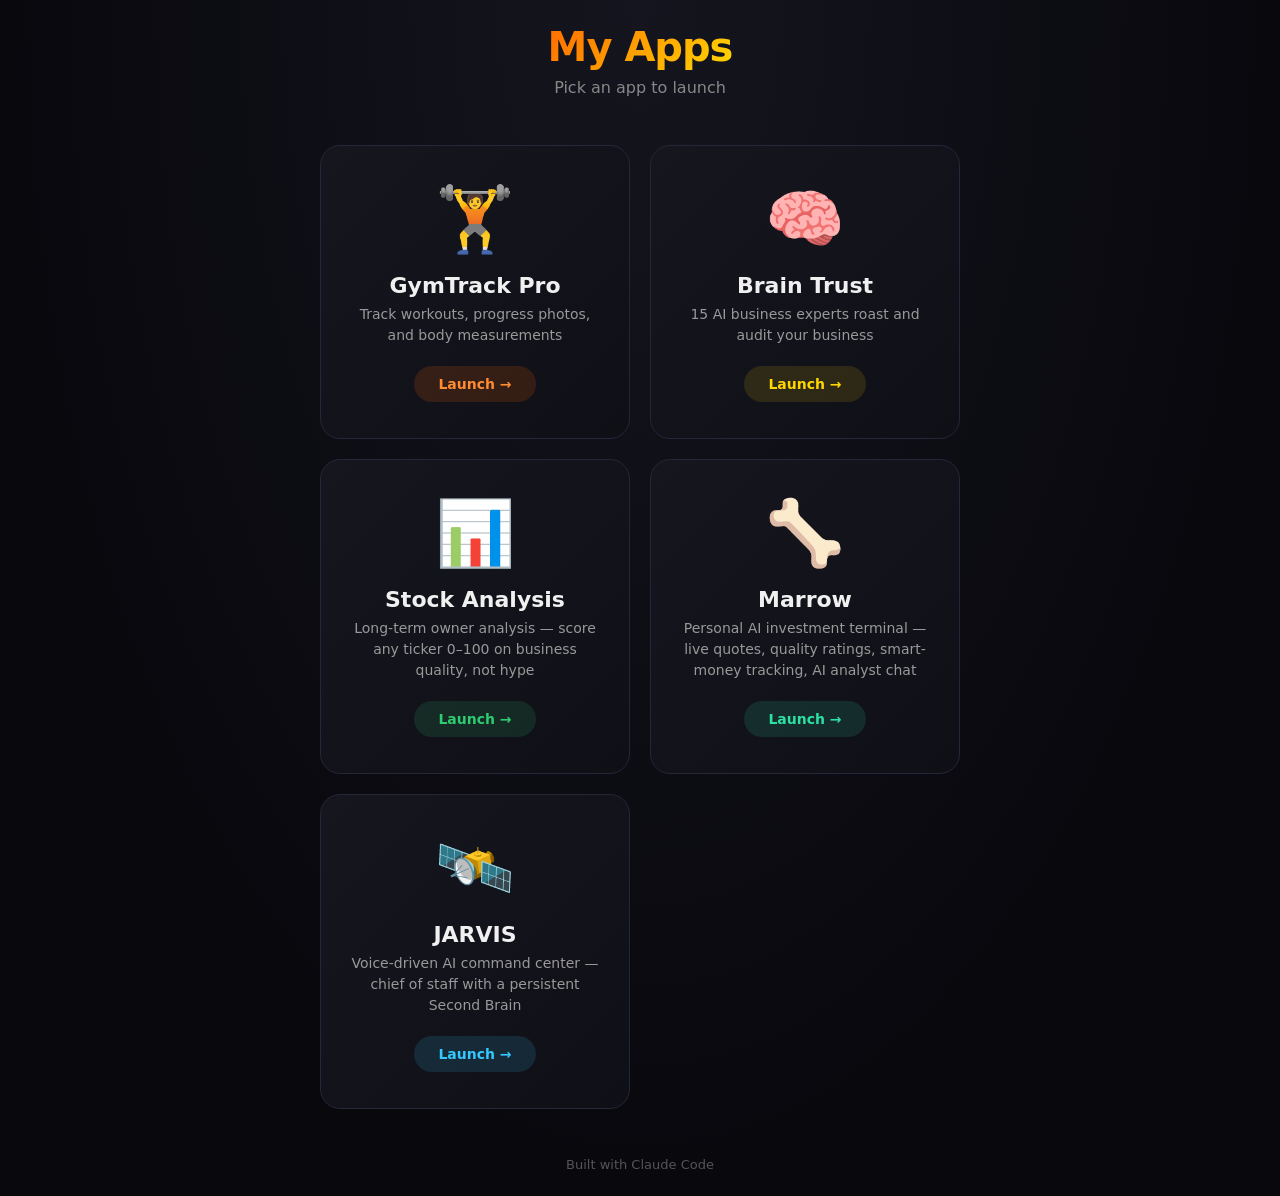
<file: index.html>
<!DOCTYPE html>
<html lang="en">
<head>
  <meta charset="UTF-8">
  <meta name="viewport" content="width=device-width, initial-scale=1.0">
  <meta name="theme-color" content="#0a0a0a">
  <title>My Apps</title>
  <style>
    *, *::before, *::after { box-sizing: border-box; margin: 0; padding: 0; }
    body {
      font-family: -apple-system, BlinkMacSystemFont, 'Segoe UI', system-ui, sans-serif;
      background: radial-gradient(ellipse at top, #15151f 0%, #08080d 70%);
      color: #f0f0f0;
      min-height: 100dvh;
      display: flex;
      flex-direction: column;
      align-items: center;
      justify-content: center;
      padding: 24px;
    }
    .header { text-align: center; margin-bottom: 48px; }
    .header h1 {
      font-size: 40px;
      font-weight: 900;
      letter-spacing: -1px;
      background: linear-gradient(135deg, #ff6b00, #ffd700);
      -webkit-background-clip: text;
      -webkit-text-fill-color: transparent;
      background-clip: text;
    }
    .header p { color: #888; font-size: 16px; margin-top: 8px; }
    .grid {
      display: grid;
      grid-template-columns: 1fr 1fr;
      gap: 20px;
      width: 100%;
      max-width: 640px;
    }
    @media (max-width: 560px) { .grid { grid-template-columns: 1fr; } }
    .app-card {
      display: flex;
      flex-direction: column;
      align-items: center;
      text-align: center;
      background: linear-gradient(135deg, #16161f 0%, #0f0f16 100%);
      border: 1px solid #26263a;
      border-radius: 20px;
      padding: 36px 24px;
      text-decoration: none;
      color: inherit;
      transition: transform 0.2s ease, border-color 0.2s ease, box-shadow 0.2s ease;
    }
    .app-card:hover {
      transform: translateY(-4px);
      box-shadow: 0 12px 40px rgba(0,0,0,0.5);
    }
    .app-card.gym:hover { border-color: rgba(255,107,0,0.5); box-shadow: 0 12px 40px rgba(255,107,0,0.2); }
    .app-card.brain:hover { border-color: rgba(255,215,0,0.5); box-shadow: 0 12px 40px rgba(255,215,0,0.2); }
    .app-card.analysis:hover { border-color: rgba(46,204,113,0.5); box-shadow: 0 12px 40px rgba(46,204,113,0.2); }
    .app-card.jarvis:hover { border-color: rgba(52,200,255,0.5); box-shadow: 0 12px 40px rgba(52,200,255,0.2); }
    .app-card.marrow:hover { border-color: rgba(45,224,165,0.5); box-shadow: 0 12px 40px rgba(45,224,165,0.2); }
    .app-icon { font-size: 64px; margin-bottom: 16px; }
    .app-card h2 { font-size: 22px; font-weight: 800; margin-bottom: 6px; }
    .app-card p { font-size: 14px; color: #999; line-height: 1.5; }
    .app-card .launch {
      margin-top: 20px;
      font-size: 14px;
      font-weight: 700;
      padding: 10px 24px;
      border-radius: 24px;
    }
    .gym .launch { background: rgba(255,107,0,0.15); color: #ff8c33; }
    .brain .launch { background: rgba(255,215,0,0.12); color: #ffd700; }
    .analysis .launch { background: rgba(46,204,113,0.13); color: #2ecc71; }
    .jarvis .launch { background: rgba(52,200,255,0.13); color: #34c8ff; }
    .marrow .launch { background: rgba(45,224,165,0.13); color: #2de0a5; }
    .footer { margin-top: 48px; color: #555; font-size: 13px; }
  </style>
</head>
<body>
  <div class="header">
    <h1>My Apps</h1>
    <p>Pick an app to launch</p>
  </div>

  <div class="grid">
    <a class="app-card gym" href="./gym-tracker/index.html">
      <div class="app-icon">🏋️</div>
      <h2>GymTrack Pro</h2>
      <p>Track workouts, progress photos, and body measurements</p>
      <span class="launch">Launch →</span>
    </a>

    <a class="app-card brain" href="./brain-trust/index.html">
      <div class="app-icon">🧠</div>
      <h2>Brain Trust</h2>
      <p>15 AI business experts roast and audit your business</p>
      <span class="launch">Launch →</span>
    </a>

    <a class="app-card analysis" href="./stock-analyst/index.html">
      <div class="app-icon">📊</div>
      <h2>Stock Analysis</h2>
      <p>Long-term owner analysis — score any ticker 0–100 on business quality, not hype</p>
      <span class="launch">Launch →</span>
    </a>

    <a class="app-card marrow" href="./marrow/index.html">
      <div class="app-icon">🦴</div>
      <h2>Marrow</h2>
      <p>Personal AI investment terminal — live quotes, quality ratings, smart-money tracking, AI analyst chat</p>
      <span class="launch">Launch →</span>
    </a>

    <a class="app-card jarvis" href="./jarvis/index.html">
      <div class="app-icon">🛰️</div>
      <h2>JARVIS</h2>
      <p>Voice-driven AI command center — chief of staff with a persistent Second Brain</p>
      <span class="launch">Launch →</span>
    </a>
  </div>

  <div class="footer">Built with Claude Code</div>
</body>
</html>
</file>
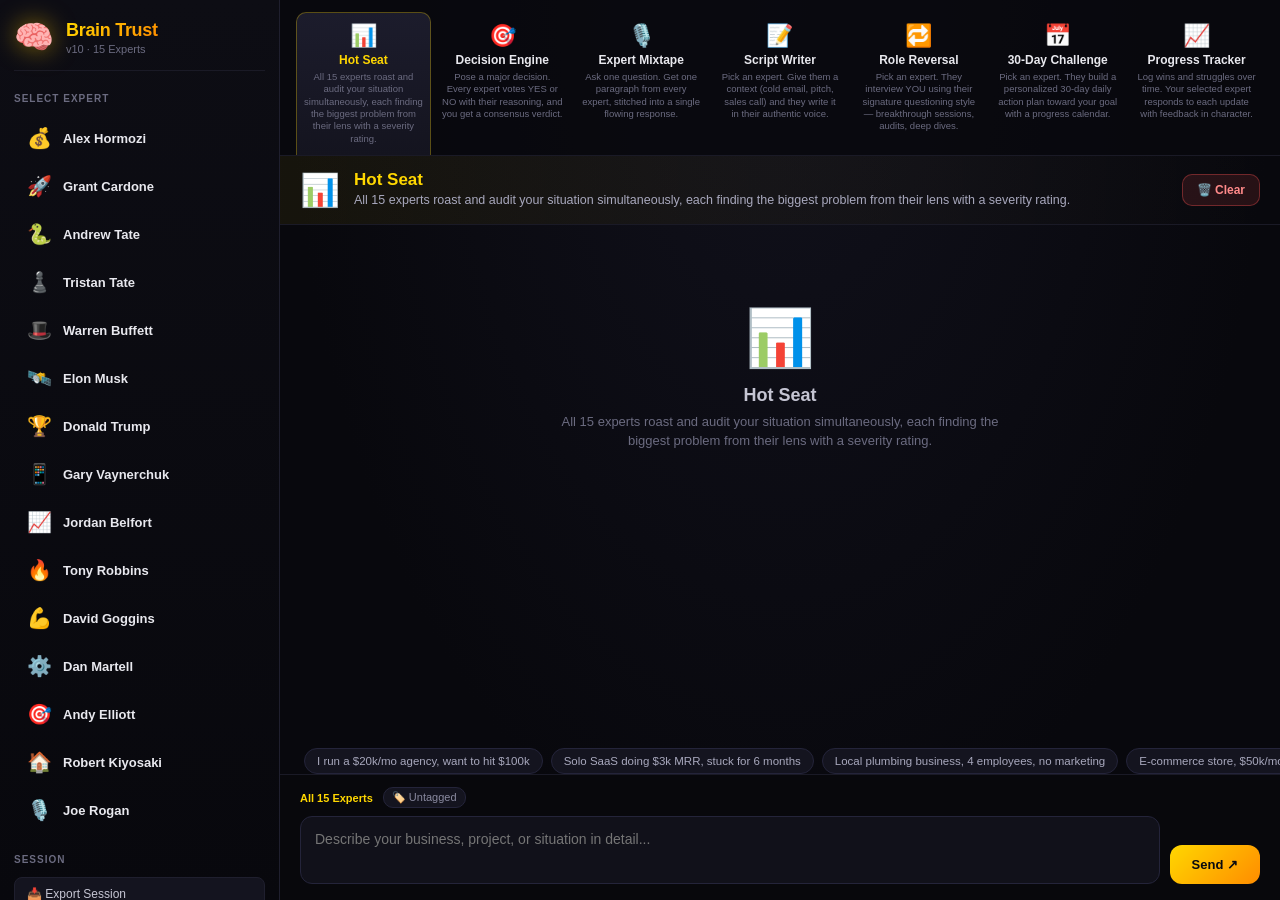
<file: brain-trust/index.html>
<!DOCTYPE html>
<html lang="en">
<head>
<meta charset="UTF-8" />
<meta name="viewport" content="width=device-width, initial-scale=1.0" />
<title>AI Business Brain Trust v10</title>
<link rel="stylesheet" href="style.css" />
</head>
<body>
<div id="app">

  <!-- SIDEBAR -->
  <aside id="sidebar">
    <div class="brand">
      <div class="brand-logo">🧠</div>
      <div>
        <div class="brand-name">Brain Trust</div>
        <div class="brand-sub">v10 · 15 Experts</div>
      </div>
    </div>

    <div class="side-section">
      <div class="side-label">Select Expert</div>
      <div id="expertList" class="expert-list"></div>
    </div>

    <div class="side-section">
      <div class="side-label">Session</div>
      <button id="exportBtn" class="side-btn">📥 Export Session</button>
      <button id="clearBtn" class="side-btn">🗑️ Clear Chat</button>
      <button id="glossaryBtn" class="side-btn">📖 Glossary</button>
    </div>

    <div class="side-section">
      <div class="side-label">Tags</div>
      <div id="tagList" class="tag-list"></div>
    </div>
  </aside>

  <!-- MAIN -->
  <main id="main">

    <!-- MODE TABS -->
    <nav id="modeTabs" class="mode-tabs"></nav>

    <!-- MODE HEADER -->
    <header id="modeHeader" class="mode-header">
      <div class="mode-header-icon">📊</div>
      <div class="mode-header-text">
        <div class="mode-header-name">Hot Seat</div>
        <div class="mode-header-desc">Describe your business or situation in detail. All 15 experts roast and audit it simultaneously, each finding the biggest problem from their lens with a severity rating.</div>
      </div>
      <button id="glossaryBtnMobile" class="glossary-btn" title="Open glossary">📖 Glossary</button>
      <button id="clearChatBtn" class="clear-chat-btn" title="Clear all chat history">🗑️ Clear</button>
    </header>

    <!-- GLOSSARY DRAWER -->
    <div id="glossaryDrawer" class="glossary-drawer">
      <div class="glossary-card">
        <div class="glossary-head">
          <div class="glossary-title">📖 Glossary</div>
          <button id="closeGlossary" class="glossary-close">✕</button>
        </div>
        <input id="glossarySearch" class="glossary-search" type="text" placeholder="Search a term…" />
        <div id="glossaryList" class="glossary-list"></div>
      </div>
    </div>

    <!-- CHAT -->
    <section id="chat" class="chat"></section>

    <!-- HINT CHIPS -->
    <div id="hintChips" class="hint-chips"></div>

    <!-- INPUT -->
    <footer class="composer">
      <div class="composer-meta">
        <span id="composerExpert" class="composer-expert">All Experts</span>
        <button id="tagBtn" class="composer-tag" title="Tag this conversation">🏷️ Untagged</button>
      </div>
      <div class="composer-row">
        <textarea id="userInput" placeholder="Describe your situation..." rows="2"></textarea>
        <button id="sendBtn" class="send-btn">Send ↗</button>
      </div>
    </footer>
  </main>
</div>

<script src="app.js"></script>
</body>
</html>
</file>
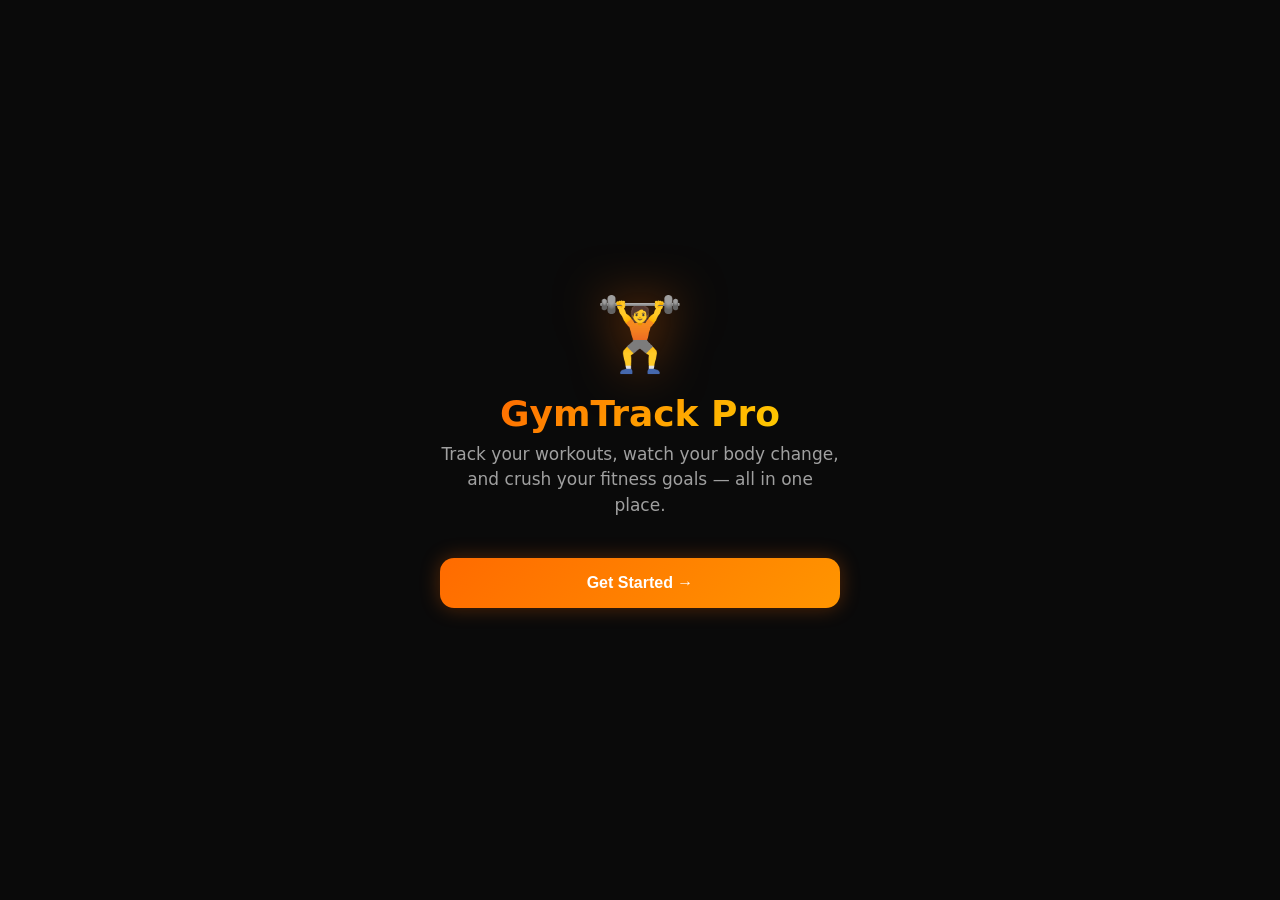
<file: gym-tracker/index.html>
<!DOCTYPE html>
<html lang="en">
<head>
  <meta charset="UTF-8">
  <meta name="viewport" content="width=device-width, initial-scale=1.0, maximum-scale=1.0, user-scalable=no">
  <meta name="theme-color" content="#0a0a0a">
  <meta name="apple-mobile-web-app-capable" content="yes">
  <meta name="apple-mobile-web-app-status-bar-style" content="black-translucent">
  <title>GymTrack Pro</title>
  <link rel="manifest" href="manifest.json">
  <link rel="apple-touch-icon" href="icon-192.png">
  <link rel="stylesheet" href="style.css">
</head>
<body>
<div id="app">

  <!-- ═══════════════════════════════════════
       ONBOARDING
  ═══════════════════════════════════════ -->
  <div id="onboarding" class="screen">

    <!-- Step 1: Welcome -->
    <div id="ob-step-1" class="onboard-slide">
      <div class="ob-logo">🏋️</div>
      <h1 class="ob-title">GymTrack Pro</h1>
      <p class="ob-sub">Track your workouts, watch your body change, and crush your fitness goals — all in one place.</p>
      <button id="ob-start" class="btn btn-primary">Get Started →</button>
    </div>

    <!-- Step 2: Name -->
    <div id="ob-step-2" class="onboard-slide">
      <div class="ob-logo" style="font-size:48px;margin-bottom:12px">👋</div>
      <h2 class="ob-title" style="font-size:28px">What's your name?</h2>
      <p class="ob-sub">We'll personalise your experience</p>
      <p class="ob-label">Your name</p>
      <input id="ob-name" class="ob-input" type="text" placeholder="e.g. Tyler" autocomplete="given-name" maxlength="30">
      <button id="ob-name-next" class="btn btn-primary" disabled>Continue →</button>
    </div>

    <!-- Step 3: Goal -->
    <div id="ob-step-3" class="onboard-slide">
      <h2 class="ob-title" style="font-size:26px;margin-bottom:8px">What's your goal?</h2>
      <p class="ob-sub" style="margin-bottom:24px">We'll build the perfect plan for you</p>
      <div class="goal-grid">
        <div class="goal-card" data-goal="muscle">
          <div class="g-icon">💪</div>
          <div class="g-name">Build Muscle</div>
          <div class="g-desc">Hypertrophy & size</div>
        </div>
        <div class="goal-card" data-goal="strength">
          <div class="g-icon">🏋️</div>
          <div class="g-name">Get Stronger</div>
          <div class="g-desc">Max strength & PRs</div>
        </div>
        <div class="goal-card" data-goal="fat">
          <div class="g-icon">🔥</div>
          <div class="g-name">Lose Fat</div>
          <div class="g-desc">Cut & lean out</div>
        </div>
        <div class="goal-card" data-goal="endurance">
          <div class="g-icon">🏃</div>
          <div class="g-name">Endurance</div>
          <div class="g-desc">Cardio & stamina</div>
        </div>
        <div class="goal-card" data-goal="general" style="grid-column: 1 / -1">
          <div class="g-icon">⚡</div>
          <div class="g-name">General Fitness</div>
          <div class="g-desc">Balanced overall health</div>
        </div>
      </div>
      <button id="ob-goal-next" class="btn btn-primary" disabled>Continue →</button>
    </div>

    <!-- Step 4: Fitness Level -->
    <div id="ob-step-4" class="onboard-slide">
      <h2 class="ob-title" style="font-size:26px;margin-bottom:8px">Experience level?</h2>
      <p class="ob-sub" style="margin-bottom:24px">This helps us set the right intensity</p>
      <div class="level-grid">
        <div class="level-card" data-level="beginner">
          <div class="l-icon">🌱</div>
          <div>
            <div class="l-name">Beginner</div>
            <div class="l-desc">Less than 1 year training consistently</div>
          </div>
        </div>
        <div class="level-card" data-level="intermediate">
          <div class="l-icon">⚡</div>
          <div>
            <div class="l-name">Intermediate</div>
            <div class="l-desc">1–3 years, comfortable with the basics</div>
          </div>
        </div>
        <div class="level-card" data-level="advanced">
          <div class="l-icon">🔥</div>
          <div>
            <div class="l-name">Advanced</div>
            <div class="l-desc">3+ years, know your way around any lift</div>
          </div>
        </div>
      </div>
      <button id="ob-level-next" class="btn btn-primary" disabled>Continue →</button>
    </div>

    <!-- Step 5: Equipment -->
    <div id="ob-step-5" class="onboard-slide">
      <h2 class="ob-title" style="font-size:26px;margin-bottom:8px">What do you have to work out with?</h2>
      <p class="ob-sub" style="margin-bottom:24px">We'll adapt exercises to your setup</p>
      <div class="level-grid">
        <div class="equip-card level-card" data-equipment="full">
          <div class="l-icon">🏢</div>
          <div>
            <div class="l-name">Full Gym</div>
            <div class="l-desc">Barbells, cables, machines, dumbbells — everything</div>
          </div>
        </div>
        <div class="equip-card level-card" data-equipment="home">
          <div class="l-icon">🏠</div>
          <div>
            <div class="l-name">Home Gym</div>
            <div class="l-desc">Barbell, rack, dumbbells — no cable machines</div>
          </div>
        </div>
        <div class="equip-card level-card" data-equipment="dumbbells">
          <div class="l-icon">🥊</div>
          <div>
            <div class="l-name">Dumbbells Only</div>
            <div class="l-desc">Just a set of dumbbells (or adjustable)</div>
          </div>
        </div>
        <div class="equip-card level-card" data-equipment="bodyweight">
          <div class="l-icon">🤸</div>
          <div>
            <div class="l-name">Bodyweight Only</div>
            <div class="l-desc">No equipment — calisthenics & bands</div>
          </div>
        </div>
      </div>
      <button id="ob-equip-next" class="btn btn-primary" disabled>Build My Plan →</button>
    </div>

    <!-- Step 6: Ready -->
    <div id="ob-step-6" class="onboard-slide">
      <div class="ready-emoji">🚀</div>
      <h2 class="ob-title" style="font-size:26px;margin-bottom:8px">Your plan is ready!</h2>
      <p class="ob-sub" style="margin-bottom:24px">Here's what we've built for you</p>
      <div class="ready-plan">
        <h3 id="ready-plan-name">Plan Name</h3>
        <p id="ready-plan-desc">Description</p>
        <div class="rp-meta">
          <span class="rp-badge" id="ready-plan-schedule"></span>
          <span class="rp-badge" id="ready-plan-goal"></span>
          <span class="rp-badge" id="ready-plan-equip"></span>
          <span class="rp-badge" id="ready-plan-level"></span>
        </div>
      </div>
      <button id="ob-finish" class="btn btn-primary">Let's Go! 💪</button>
    </div>

  </div><!-- /onboarding -->


  <!-- ═══════════════════════════════════════
       MAIN APP
  ═══════════════════════════════════════ -->
  <div id="main-app" class="screen">

    <!-- Header -->
    <header class="app-header">
      <h1>GymTrack</h1>
      <div class="streak-badge">🔥 <span id="streak-count">0 days</span></div>
    </header>

    <!-- Tab Content -->
    <main class="app-content">

      <!-- ── Dashboard ── -->
      <section id="tab-dashboard" class="tab-content active">
        <div class="dash-greeting">
          <h2 id="dash-greeting">Good morning, Athlete!</h2>
          <p>Keep pushing — every rep counts.</p>
        </div>

        <div class="stats-grid">
          <div class="stat-card accent">
            <div class="sc-label">This Week</div>
            <div class="sc-value" id="stat-week-workouts">0</div>
            <div class="sc-sub">workouts</div>
          </div>
          <div class="stat-card">
            <div class="sc-label">All Time</div>
            <div class="sc-value" id="stat-total-workouts">0</div>
            <div class="sc-sub">workouts</div>
          </div>
          <div class="stat-card">
            <div class="sc-label">Streak</div>
            <div class="sc-value" id="stat-streak">0</div>
            <div class="sc-sub">days</div>
          </div>
          <div class="stat-card">
            <div class="sc-label">Avg Intensity</div>
            <div class="sc-value" id="stat-avg-rpe">—</div>
            <div class="sc-sub">RPE this week</div>
          </div>
        </div>

        <p class="section-title">Today's Workout</p>
        <div class="today-card" id="today-card">
          <div class="today-card-header">
            <h3 id="today-day-name">Loading…</h3>
            <div class="day-badge">TODAY</div>
          </div>
          <div class="today-card-body">
            <p class="today-focus" id="today-focus"></p>
            <div class="exercise-preview" id="today-exercise-preview"></div>
            <button class="btn btn-primary btn-sm" onclick="switchTab('workout')">View Full Plan →</button>
          </div>
        </div>

        <p class="section-title">This Week</p>
        <div class="week-progress" style="margin-bottom:24px">
          <div class="week-days" id="week-days"></div>
        </div>

        <p class="section-title">Recent Workouts</p>
        <div class="recent-workouts" id="recent-workouts-list"></div>
      </section>

      <!-- ── Workout Plan ── -->
      <section id="tab-workout" class="tab-content">
        <div class="plan-header">
          <div class="ph-icon" id="plan-icon">💪</div>
          <div class="ph-info">
            <h3 id="plan-name">Loading plan…</h3>
            <p id="plan-desc"></p>
            <span class="ph-schedule" id="plan-schedule"></span>
          </div>
        </div>

        <p class="section-title">Select Day</p>
        <div class="day-tabs" id="plan-day-tabs"></div>

        <p class="section-title" id="plan-day-focus"></p>
        <div class="exercise-list-container" id="exercise-list-container"></div>

        <div class="start-workout-btn">
          <button id="start-workout-btn" class="btn btn-primary">▶ Start Workout</button>
        </div>
      </section>

      <!-- ── Progress Photos ── -->
      <section id="tab-photos" class="tab-content">
        <div class="photo-tab-actions">
          <button id="btn-take-photo" class="btn btn-primary btn-sm">📷 Take Photo</button>
          <button id="btn-upload-photo" class="btn btn-ghost btn-sm">⬆ Upload</button>
          <button id="btn-compare" class="btn btn-ghost btn-sm" disabled>⟺ Compare</button>
        </div>
        <input type="file" id="photo-file-input" accept="image/*" class="hidden" capture="environment">

        <div id="no-photos" class="no-photos">
          <div class="np-icon">📸</div>
          <p>No progress photos yet.</p>
          <p style="margin-top:8px;font-size:13px">Take a photo weekly to track your body transformation!</p>
        </div>

        <div class="photo-grid" id="photo-grid"></div>
      </section>

      <!-- ── Goals ── -->
      <section id="tab-goals" class="tab-content">
        <div class="goal-overview">
          <div class="go-icon" id="goal-icon">💪</div>
          <h3 id="goal-label">Build Muscle</h3>
          <p id="goal-target-desc">Increase muscle size & definition</p>
        </div>

        <p class="section-title">Targets</p>
        <div class="goal-metrics">
          <div class="gm-card">
            <label>Target Weight</label>
            <input id="target-weight" type="number" inputmode="decimal" placeholder="180">
            <div class="gm-unit">pounds (lbs)</div>
          </div>
          <div class="gm-card">
            <label>Target Body Fat</label>
            <input id="target-bf" type="number" inputmode="decimal" placeholder="12">
            <div class="gm-unit">percent (%)</div>
          </div>
        </div>
        <button id="save-goals-btn" class="btn btn-primary" style="margin-bottom:24px">Save Targets</button>

        <p class="section-title">Log Measurements</p>
        <div class="add-measurement-form">
          <h4>Add Today's Measurements</h4>
          <div class="measure-inputs">
            <div class="measure-field">
              <label>Weight (lbs)</label>
              <input id="m-weight" type="number" inputmode="decimal" placeholder="175">
            </div>
            <div class="measure-field">
              <label>Body Fat %</label>
              <input id="m-bf" type="number" inputmode="decimal" placeholder="15">
            </div>
            <div class="measure-field">
              <label>Chest (in)</label>
              <input id="m-chest" type="number" inputmode="decimal" placeholder="42">
            </div>
            <div class="measure-field">
              <label>Waist (in)</label>
              <input id="m-waist" type="number" inputmode="decimal" placeholder="32">
            </div>
            <div class="measure-field">
              <label>Arms (in)</label>
              <input id="m-arms" type="number" inputmode="decimal" placeholder="15">
            </div>
            <div class="measure-field">
              <label>Legs (in)</label>
              <input id="m-legs" type="number" inputmode="decimal" placeholder="24">
            </div>
          </div>
          <button id="add-measurement-btn" class="btn btn-primary btn-sm">+ Log Measurement</button>
        </div>

        <p class="section-title">Progress Chart</p>
        <div class="chart-container">
          <div class="chart-tabs">
            <button class="chart-tab active" data-metric="weight">Weight</button>
            <button class="chart-tab" data-metric="bf">Body Fat</button>
            <button class="chart-tab" data-metric="chest">Chest</button>
            <button class="chart-tab" data-metric="waist">Waist</button>
            <button class="chart-tab" data-metric="arms">Arms</button>
          </div>
          <canvas id="progress-chart"></canvas>
        </div>

        <p class="section-title">History</p>
        <div class="measurement-history" id="measurement-history"></div>

        <div style="margin-top:32px;padding-top:24px;border-top:1px solid var(--border)">
          <button id="reset-app-btn" class="btn btn-ghost" style="color:var(--red);border-color:var(--red)">Reset All Data</button>
        </div>
      </section>

    </main>

    <!-- Bottom Nav -->
    <nav class="bottom-nav">
      <button class="nav-btn active" data-tab="dashboard">
        <span class="nav-icon">🏠</span>
        Dashboard
      </button>
      <button class="nav-btn" data-tab="workout">
        <span class="nav-icon">💪</span>
        Workout
      </button>
      <button class="nav-btn" data-tab="photos">
        <span class="nav-icon">📸</span>
        Progress
      </button>
      <button class="nav-btn" data-tab="goals">
        <span class="nav-icon">🎯</span>
        Goals
      </button>
    </nav>

  </div><!-- /main-app -->


  <!-- ═══════════════════════════════════════
       CAMERA MODAL
  ═══════════════════════════════════════ -->
  <div id="camera-modal" class="camera-modal hidden">
    <div class="camera-preview-wrap">
      <video id="camera-video" autoplay playsinline muted></video>
      <canvas id="photo-canvas" class="hidden"></canvas>
      <div class="camera-overlay">
        <div class="camera-top">
          <button class="close-camera-btn" id="close-camera-btn">✕</button>
          <div style="color:rgba(255,255,255,0.7);font-size:13px">Progress Photo</div>
          <button class="flip-btn" id="flip-btn">🔄</button>
        </div>
        <div class="camera-guide">
          <div style="color:rgba(255,255,255,0.4);font-size:13px;text-align:center">Stand back &<br>show your full body</div>
        </div>
        <div class="camera-bottom">
          <button class="shutter-btn" id="shutter-btn"></button>
        </div>
      </div>
    </div>
  </div>

  <!-- ═══════════════════════════════════════
       COMPARE MODAL
  ═══════════════════════════════════════ -->
  <div id="compare-modal" class="compare-modal hidden">
    <div class="compare-header">
      <h3>Side-by-Side Comparison</h3>
      <button id="close-compare">✕</button>
    </div>
    <div class="compare-grid">
      <div class="compare-slot" id="compare-slot-0">
        <div class="slot-placeholder">
          <div style="font-size:40px">📷</div>
          <p style="font-size:12px;color:var(--text3);margin-top:8px">Tap to pick Before</p>
        </div>
      </div>
      <div class="compare-slot" id="compare-slot-1">
        <div class="slot-placeholder">
          <div style="font-size:40px">📷</div>
          <p style="font-size:12px;color:var(--text3);margin-top:8px">Tap to pick After</p>
        </div>
      </div>
    </div>
  </div>

  <!-- Photo Picker (for compare) -->
  <div id="photo-picker" class="photo-picker hidden">
    <div class="pp-sheet">
      <h4>Select a photo</h4>
      <div class="pp-grid" id="pp-grid"></div>
      <button id="close-picker" class="btn btn-ghost btn-sm">Cancel</button>
    </div>
  </div>


  <!-- ═══════════════════════════════════════
       ACTIVE WORKOUT OVERLAY
  ═══════════════════════════════════════ -->
  <div id="workout-overlay" class="hidden">
    <div id="wo-main">

      <div class="wo-header">
        <h3 id="wo-workout-name">Push Day A</h3>
        <button class="wo-close" id="wo-close">✕</button>
      </div>

      <!-- Timer -->
      <div class="wo-timer-section">
        <div class="wo-timer-clock" id="wo-clock">00:00</div>
        <div class="wo-timer-label">Workout Duration</div>
      </div>

      <!-- Intensity Meter -->
      <div class="wo-intensity">
        <h4>Intensity</h4>
        <div class="intensity-gauge-wrap">
          <canvas id="intensity-canvas" width="220" height="130"></canvas>
          <div class="intensity-rpe-label" id="rpe-value">RPE 7/10</div>
          <div class="intensity-desc" id="rpe-desc">Pushing your limits</div>
          <input type="range" class="intensity-slider" id="rpe-slider" min="1" max="10" value="7">
        </div>
      </div>

      <!-- Exercise Progress Bar -->
      <div class="wo-progress">
        <div class="wo-prog-label">
          <span id="wo-prog-label-text">1 / 7 exercises</span>
          <span id="wo-prog-pct"></span>
        </div>
        <div class="wo-prog-bar">
          <div class="wo-prog-fill" id="wo-prog-fill" style="width:0%"></div>
        </div>
      </div>

      <!-- Current Exercise -->
      <div class="wo-exercise">
        <div class="wo-ex-header">
          <div class="wo-ex-number" id="wo-ex-number">Exercise 1 of 7</div>
          <div class="wo-ex-name" id="wo-ex-name">Barbell Bench Press</div>
          <div class="wo-ex-note" id="wo-ex-note">Control the eccentric</div>
        </div>
        <div class="wo-ex-body">
          <div class="sets-tracker" id="sets-tracker"></div>
        </div>
      </div>

      <!-- Nav Controls -->
      <div class="wo-controls">
        <div class="wo-nav">
          <button class="btn btn-ghost btn-sm" id="wo-prev-ex">← Prev</button>
          <button class="btn btn-primary btn-sm" id="wo-next-ex">Next →</button>
        </div>
        <button class="btn btn-ghost" id="wo-finish-btn" style="color:var(--green);border-color:var(--green)">
          ✓ Finish Workout
        </button>
      </div>

    </div><!-- /wo-main -->

    <!-- Workout Complete Summary -->
    <div class="wo-summary" id="wo-summary">
      <div class="ws-trophy">🏆</div>
      <div class="ws-title">Workout Complete!</div>
      <div class="ws-sub">Incredible session — you crushed it.</div>
      <div class="ws-stats">
        <div class="ws-stat">
          <div class="ws-val" id="ws-time">—</div>
          <div class="ws-lbl">Duration</div>
        </div>
        <div class="ws-stat">
          <div class="ws-val" id="ws-sets">—</div>
          <div class="ws-lbl">Sets Done</div>
        </div>
        <div class="ws-stat">
          <div class="ws-val" id="ws-rpe">—</div>
          <div class="ws-lbl">Avg RPE</div>
        </div>
      </div>
    </div>

  </div><!-- /workout-overlay -->

  <!-- ═══════════════════════════════════════
       REST TIMER OVERLAY
  ═══════════════════════════════════════ -->
  <div id="rest-timer-overlay" class="rest-timer-overlay hidden">
    <div class="rt-label">Rest Timer</div>
    <div class="rt-clock" id="rt-clock">1:30</div>
    <div class="rt-bar-wrap">
      <div class="rt-bar" id="rt-bar" style="width:100%"></div>
    </div>
    <div class="rt-next">Up next: <strong id="rt-next-info">Set 2</strong></div>
    <button class="rt-skip" id="rt-skip">Skip Rest →</button>
  </div>

  <!-- Toast -->
  <div class="toast" id="toast"></div>

</div><!-- /app -->

<script src="workouts.js"></script>
<script src="app.js"></script>
<script>
  if ('serviceWorker' in navigator) {
    navigator.serviceWorker.register('./sw.js').catch(() => {});
  }
</script>
</body>
</html>
</file>
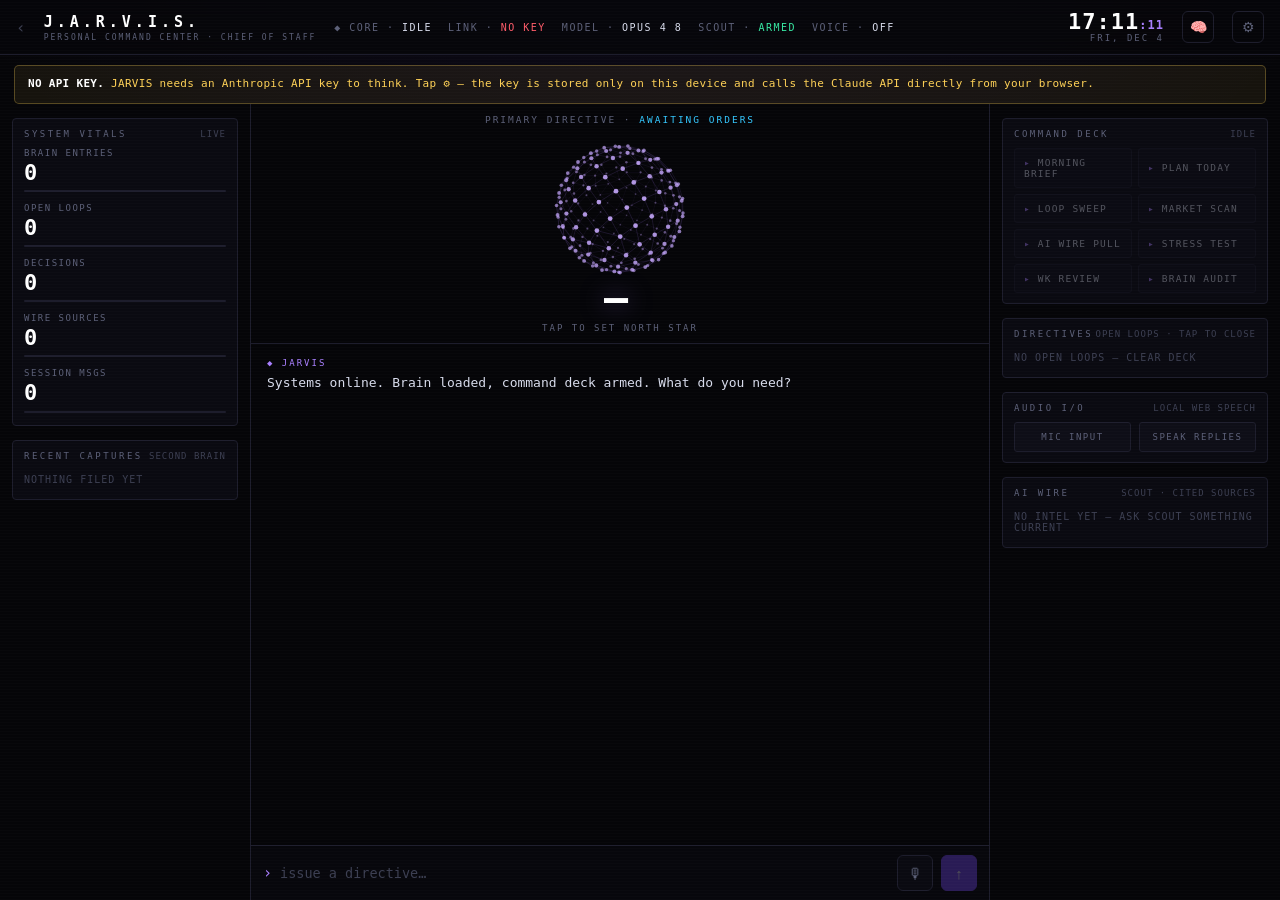
<file: jarvis/index.html>
<!DOCTYPE html>
<html lang="en">
<head>
  <meta charset="UTF-8">
  <meta name="viewport" content="width=device-width, initial-scale=1.0, viewport-fit=cover">
  <meta name="theme-color" content="#050508">
  <title>J.A.R.V.I.S. — Command Center</title>
  <style>
    *, *::before, *::after { box-sizing: border-box; margin: 0; padding: 0; }
    :root {
      --bg: #050508;
      --panel: #0a0a11;
      --panel2: #0e0e17;
      --border: #1d1d2c;
      --border2: #2a2a40;
      --text: #d8dcec;
      --muted: #5c6078;
      --dim: #3c3f52;
      --purple: #a97fff;
      --purple2: #7c4dff;
      --cyan: #34c8ff;
      --green: #37e8a3;
      --gold: #ffd257;
      --red: #ff5c6a;
      --mono: 'SF Mono', ui-monospace, 'Cascadia Code', Menlo, Consolas, monospace;
    }
    html, body { height: 100%; }
    body {
      font-family: var(--mono);
      background:
        radial-gradient(1200px 600px at 50% -10%, rgba(124,77,255,0.08), transparent 60%),
        var(--bg);
      color: var(--text);
      height: 100dvh;
      display: flex; flex-direction: column;
      overflow: hidden;
      font-size: 13px;
    }
    /* faint scanlines */
    body::after {
      content: ''; position: fixed; inset: 0; pointer-events: none; z-index: 99;
      background: repeating-linear-gradient(0deg, rgba(255,255,255,0.015) 0 1px, transparent 1px 3px);
    }

    /* ═══ TOP BAR ═══ */
    .top {
      display: flex; align-items: center; gap: 18px;
      padding: 10px 16px;
      padding-top: max(10px, env(safe-area-inset-top));
      border-bottom: 1px solid var(--border);
      background: rgba(6,6,10,0.85); backdrop-filter: blur(10px);
      z-index: 10; flex-shrink: 0;
    }
    .back { color: var(--dim); text-decoration: none; font-size: 16px; }
    .back:hover { color: var(--cyan); }
    .wordmark { font-size: 15px; font-weight: 700; letter-spacing: 4px; color: #fff; white-space: nowrap; }
    .wordmark small { display: block; font-size: 8px; letter-spacing: 2px; color: var(--muted); font-weight: 400; margin-top: 2px; }
    .ticker { flex: 1; display: flex; gap: 16px; font-size: 10px; letter-spacing: 1.5px; color: var(--muted); overflow: hidden; white-space: nowrap; }
    .ticker b { color: var(--text); font-weight: 400; }
    .ticker .ok { color: var(--green); }
    .ticker .bad { color: var(--red); }
    .clock { text-align: right; line-height: 1.1; white-space: nowrap; }
    .clock .t { font-size: 22px; font-weight: 700; color: #fff; letter-spacing: 1px; }
    .clock .t small { font-size: 12px; color: var(--purple); }
    .clock .d { font-size: 9px; letter-spacing: 2px; color: var(--muted); text-transform: uppercase; }
    .iconbtn {
      background: transparent; border: 1px solid var(--border); color: var(--muted);
      width: 32px; height: 32px; border-radius: 6px; font-size: 14px; cursor: pointer;
      display: flex; align-items: center; justify-content: center; flex-shrink: 0;
    }
    .iconbtn:hover { color: var(--text); border-color: var(--border2); }

    /* ═══ GRID ═══ */
    .grid {
      flex: 1; display: grid; min-height: 0;
      grid-template-columns: 250px 1fr 290px;
      gap: 1px; background: var(--border);
    }
    .col { background: var(--bg); min-height: 0; overflow-y: auto; padding: 14px 12px; display: flex; flex-direction: column; gap: 14px; }
    .col::-webkit-scrollbar { width: 0; }

    .panel { border: 1px solid var(--border); background: var(--panel); border-radius: 4px; padding: 10px 11px; }
    .ph { font-size: 9px; letter-spacing: 2.5px; color: var(--muted); margin-bottom: 9px; display: flex; justify-content: space-between; align-items: baseline; }
    .ph .r { color: var(--dim); letter-spacing: 1px; }

    /* vitals */
    .stat { margin-bottom: 11px; }
    .stat:last-child { margin-bottom: 2px; }
    .stat .lab { font-size: 9px; letter-spacing: 1.5px; color: var(--muted); display: flex; justify-content: space-between; margin-bottom: 3px; }
    .stat .lab b { color: var(--dim); font-weight: 400; }
    .stat .val { font-size: 22px; font-weight: 700; color: #fff; letter-spacing: 0.5px; line-height: 1.1; }
    .stat .bar { height: 2px; background: var(--border); margin-top: 5px; border-radius: 1px; overflow: hidden; }
    .stat .bar i { display: block; height: 100%; background: linear-gradient(90deg, var(--purple2), var(--purple)); box-shadow: 0 0 6px var(--purple); }
    .cap { display: flex; gap: 8px; align-items: baseline; padding: 5px 0; border-top: 1px solid var(--border); font-size: 10.5px; }
    .cap:first-of-type { border-top: none; }
    .cap .ct { color: var(--purple); font-size: 8.5px; letter-spacing: 1px; flex-shrink: 0; width: 58px; }
    .cap .cn { color: var(--muted); overflow: hidden; text-overflow: ellipsis; white-space: nowrap; }

    /* ═══ CORE (center) ═══ */
    .core { display: flex; flex-direction: column; min-height: 0; background: var(--bg); position: relative; }
    .stage { position: relative; height: 240px; flex-shrink: 0; border-bottom: 1px solid var(--border); overflow: hidden; }
    #orb { position: absolute; inset: 0; width: 100%; height: 100%; }
    .star {
      position: absolute; left: 0; right: 0; bottom: 10px; text-align: center; cursor: pointer; z-index: 2;
    }
    .star .sv { font-size: 40px; font-weight: 700; color: #fff; letter-spacing: 2px; text-shadow: 0 0 24px rgba(169,127,255,0.5); line-height: 1; }
    .star .sv small { font-size: 12px; color: var(--muted); letter-spacing: 3px; margin-left: 6px; }
    .star .st { font-size: 9px; letter-spacing: 2px; color: var(--muted); margin-top: 5px; }
    .star .st b { color: var(--gold); font-weight: 400; }
    .directive {
      position: absolute; top: 10px; left: 0; right: 0; text-align: center; z-index: 2;
      font-size: 9.5px; letter-spacing: 2px; color: var(--muted);
    }
    .directive b { color: var(--cyan); font-weight: 400; }

    /* transcript */
    #chat { flex: 1; overflow-y: auto; padding: 14px 16px 8px; min-height: 0; scroll-behavior: smooth; }
    #chat::-webkit-scrollbar { width: 0; }
    .line { margin-bottom: 14px; animation: rise 0.2s ease; }
    @keyframes rise { from { opacity: 0; transform: translateY(4px);} to { opacity: 1; transform: none;} }
    .line .tag { font-size: 9px; letter-spacing: 2px; margin-bottom: 4px; display: flex; gap: 10px; align-items: baseline; }
    .line.user .tag { color: var(--cyan); }
    .line.jarvis .tag { color: var(--purple); }
    .tag .chip { color: var(--gold); letter-spacing: 1px; }
    .tag .chip.src { color: var(--cyan); }
    .line .txt { font-size: 13px; line-height: 1.65; color: var(--text); white-space: pre-wrap; word-wrap: break-word; }
    .line.user .txt { color: #aeb6cf; }
    .txt code { background: #10101c; border: 1px solid var(--border); padding: 1px 5px; border-radius: 3px; font-size: 12px; }
    .txt pre { background: #08080f; border: 1px solid var(--border); padding: 9px 11px; border-radius: 4px; overflow-x: auto; margin: 6px 0; }
    .txt pre code { background: none; border: none; padding: 0; }
    .srch { font-size: 10.5px; color: var(--cyan); letter-spacing: 1px; margin-bottom: 4px; }
    .sources { margin-top: 8px; border-top: 1px dashed var(--border); padding-top: 6px; display: flex; flex-direction: column; gap: 4px; }
    .sources .slabel { font-size: 8px; letter-spacing: 2px; color: var(--muted); }
    .sources a { font-size: 11px; color: var(--cyan); text-decoration: none; display: flex; gap: 6px; line-height: 1.4; }
    .sources a:hover { text-decoration: underline; }
    .sources .n { color: var(--dim); flex-shrink: 0; }
    .typing { display: inline-flex; gap: 4px; }
    .typing span { width: 5px; height: 5px; border-radius: 50%; background: var(--purple); animation: blink 1.1s infinite; }
    .typing span:nth-child(2){ animation-delay: .2s; } .typing span:nth-child(3){ animation-delay: .4s; }
    @keyframes blink { 0%,60%,100%{opacity:.2} 30%{opacity:1} }

    /* composer */
    .composer {
      flex-shrink: 0; border-top: 1px solid var(--border); background: rgba(8,8,14,0.9); backdrop-filter: blur(8px);
      padding: 9px 12px; padding-bottom: max(9px, env(safe-area-inset-bottom));
      display: flex; gap: 8px; align-items: flex-end;
    }
    .prompt-mark { color: var(--purple); font-size: 15px; padding-bottom: 9px; }
    textarea {
      flex: 1; resize: none; background: transparent; border: none; outline: none;
      color: var(--text); font-family: var(--mono); font-size: 13.5px; line-height: 1.5;
      padding: 8px 0; max-height: 110px; caret-color: var(--purple);
    }
    textarea::placeholder { color: var(--dim); }
    .cbtn {
      width: 36px; height: 36px; border-radius: 6px; border: 1px solid var(--border); cursor: pointer;
      display: flex; align-items: center; justify-content: center; font-size: 15px; flex-shrink: 0;
      background: var(--panel); color: var(--muted);
    }
    .cbtn:hover { border-color: var(--border2); color: var(--text); }
    .cbtn.rec { background: var(--red); border-color: var(--red); color: #fff; animation: pulse2 1s infinite; }
    @keyframes pulse2 { 0%,100%{ box-shadow: 0 0 0 0 rgba(255,92,106,0.5);} 50%{ box-shadow: 0 0 0 7px rgba(255,92,106,0);} }
    .cbtn.send { background: var(--purple2); border-color: var(--purple2); color: #fff; }
    .cbtn.send:disabled { opacity: 0.3; cursor: default; }

    /* ═══ RIGHT: DECK / DIRECTIVES / WIRE ═══ */
    .deck { display: grid; grid-template-columns: 1fr 1fr; gap: 6px; }
    .cmd {
      border: 1px solid var(--border); background: var(--panel2); color: var(--text);
      font-family: var(--mono); font-size: 9.5px; letter-spacing: 1.2px; text-align: left;
      padding: 8px 9px; border-radius: 3px; cursor: pointer; transition: border-color .15s, background .15s;
    }
    .cmd::before { content: '▸ '; color: var(--purple); }
    .cmd:hover { border-color: var(--purple); background: #14121f; }
    .cmd:disabled { opacity: 0.35; cursor: default; }
    .loop { display: flex; gap: 8px; align-items: flex-start; padding: 6px 0; border-top: 1px solid var(--border); cursor: pointer; }
    .loop:first-of-type { border-top: none; }
    .loop .box { width: 11px; height: 11px; border: 1px solid var(--muted); border-radius: 2px; margin-top: 2px; flex-shrink: 0; }
    .loop:hover .box { border-color: var(--green); }
    .loop .lt { font-size: 11px; line-height: 1.4; color: var(--text); }
    .loop .lb { font-size: 9.5px; color: var(--muted); line-height: 1.35; margin-top: 1px; }
    .io { display: flex; gap: 8px; }
    .io button {
      flex: 1; border: 1px solid var(--border); background: var(--panel2); color: var(--muted);
      font-family: var(--mono); font-size: 9px; letter-spacing: 1.5px; padding: 9px 4px;
      border-radius: 3px; cursor: pointer;
    }
    .io button.on { color: var(--green); border-color: rgba(55,232,163,0.4); }
    .wire-item { padding: 6px 0; border-top: 1px solid var(--border); }
    .wire-item:first-of-type { border-top: none; }
    .wire-item a { font-size: 10.5px; color: var(--text); text-decoration: none; line-height: 1.4; display: block; }
    .wire-item a:hover { color: var(--cyan); }
    .wire-item .wh { font-size: 8.5px; letter-spacing: 1px; color: var(--purple); margin-top: 2px; }
    .empty { font-size: 10px; color: var(--dim); letter-spacing: 1px; padding: 4px 0; }

    /* ═══ SHEETS ═══ */
    .overlay { position: fixed; inset: 0; background: rgba(0,0,0,0.78); backdrop-filter: blur(4px); display: none; align-items: flex-end; justify-content: center; z-index: 100; }
    .overlay.show { display: flex; }
    .sheet {
      background: var(--panel2); border: 1px solid var(--border2); border-bottom: none;
      border-radius: 10px 10px 0 0; width: 100%; max-width: 560px; padding: 20px 18px;
      padding-bottom: max(20px, env(safe-area-inset-bottom));
      max-height: 88dvh; overflow-y: auto; animation: slideup 0.25s ease;
      font-family: var(--mono);
    }
    @keyframes slideup { from { transform: translateY(100%);} to { transform: none;} }
    .sheet h2 { font-size: 14px; letter-spacing: 3px; margin-bottom: 4px; color: #fff; }
    .sheet .hint { font-size: 11px; color: var(--muted); line-height: 1.55; margin-bottom: 16px; }
    .field { margin-bottom: 14px; }
    .field label { display: block; font-size: 9px; letter-spacing: 2px; color: var(--muted); margin-bottom: 6px; }
    .field input, .field select {
      width: 100%; background: var(--bg); border: 1px solid var(--border); color: var(--text);
      border-radius: 4px; padding: 11px; font-size: 13px; font-family: var(--mono); outline: none;
    }
    .field input:focus, .field select:focus { border-color: var(--purple); }
    .row { display: flex; align-items: center; justify-content: space-between; gap: 10px; padding: 10px 0; border-top: 1px solid var(--border); }
    .row .lbl { font-size: 12px; } .row .lbl small { display: block; color: var(--muted); font-size: 10px; margin-top: 2px; }
    .toggle { width: 42px; height: 24px; border-radius: 12px; background: var(--border); position: relative; cursor: pointer; flex-shrink: 0; transition: background .2s; }
    .toggle.on { background: var(--purple2); }
    .toggle::after { content: ''; position: absolute; top: 3px; left: 3px; width: 18px; height: 18px; border-radius: 50%; background: #fff; transition: transform .2s; }
    .toggle.on::after { transform: translateX(18px); }
    .btnrow { display: flex; gap: 10px; margin-top: 10px; }
    .fullbtn { flex: 1; padding: 12px; border-radius: 5px; border: none; font-size: 11px; letter-spacing: 2px; font-family: var(--mono); cursor: pointer; }
    .fullbtn.primary { background: var(--purple2); color: #fff; }
    .fullbtn.ghost { background: var(--panel); border: 1px solid var(--border); color: var(--text); }
    .fullbtn.warn { background: var(--panel); border: 1px solid var(--red); color: var(--red); }
    .braincount { font-size: 10px; letter-spacing: 1px; color: var(--muted); margin-bottom: 10px; }
    .mem { background: var(--bg); border: 1px solid var(--border); border-radius: 5px; padding: 10px 11px; margin-bottom: 8px; position: relative; }
    .mem .type { display: inline-block; font-size: 8px; letter-spacing: 1.5px; font-weight: 700; padding: 2px 7px; border-radius: 3px; margin-bottom: 6px; }
    .mem .title { font-size: 12px; font-weight: 700; margin-bottom: 3px; padding-right: 22px; }
    .mem .body { font-size: 10.5px; color: var(--muted); line-height: 1.45; }
    .mem .tags { margin-top: 6px; font-size: 9.5px; color: var(--cyan); }
    .mem .del { position: absolute; top: 9px; right: 10px; color: var(--dim); cursor: pointer; font-size: 13px; }
    .mem .del:hover { color: var(--red); }
    .t-IDEA { background: rgba(147,112,255,0.15); color: #b49bff; }
    .t-PROJECT { background: rgba(52,200,255,0.15); color: var(--cyan); }
    .t-DECISION { background: rgba(255,210,87,0.15); color: var(--gold); }
    .t-PERSON { background: rgba(55,232,163,0.15); color: var(--green); }
    .t-RESOURCE { background: rgba(255,140,80,0.15); color: #ff9c5c; }
    .t-OPEN_LOOP { background: rgba(255,92,106,0.15); color: var(--red); }
    .banner {
      background: rgba(255,210,87,0.07); border: 1px solid rgba(255,210,87,0.28); color: var(--gold);
      font-size: 11px; line-height: 1.5; padding: 10px 13px; border-radius: 5px; margin: 10px 14px 0; letter-spacing: 0.3px;
    }
    .banner b { color: #fff; }

    /* ═══ BRAIN VAULT ═══ */
    .btoolbar { display: flex; gap: 6px; margin-bottom: 12px; flex-wrap: wrap; }
    .btoolbar input[type=text] {
      flex: 1 1 140px; background: var(--bg); border: 1px solid var(--border); color: var(--text);
      border-radius: 4px; padding: 8px 10px; font-size: 11px; font-family: var(--mono); outline: none;
    }
    .btoolbar input[type=text]:focus { border-color: var(--purple); }
    .bt {
      border: 1px solid var(--border); background: var(--panel); color: var(--muted);
      font-family: var(--mono); font-size: 9px; letter-spacing: 1.5px; padding: 8px 10px;
      border-radius: 4px; cursor: pointer;
    }
    .bt:hover { color: var(--text); border-color: var(--border2); }
    .bt.active { color: var(--purple); border-color: var(--purple); }
    .bt.save { background: var(--purple2); border-color: var(--purple2); color: #fff; }
    .capform { display: grid; grid-template-columns: 110px 1fr; gap: 6px; margin-bottom: 12px; }
    .capform input, .capform select {
      background: var(--bg); border: 1px solid var(--border); color: var(--text);
      border-radius: 4px; padding: 8px 10px; font-size: 11px; font-family: var(--mono); outline: none;
    }
    .capform input:focus, .capform select:focus { border-color: var(--purple); }
    .capform input[type=text] { grid-column: span 2; }
    .capform select { grid-column: 1; }
    .capform .bt.save { grid-column: 2; }
    #graphWrap { position: relative; border: 1px solid var(--border); border-radius: 5px; background: var(--bg); height: 300px; margin-bottom: 12px; overflow: hidden; }
    #graphCanvas { position: absolute; inset: 0; width: 100%; height: 100%; cursor: pointer; }
    #gdetail {
      position: absolute; left: 8px; right: 8px; bottom: 8px; display: none;
      background: rgba(10,10,17,0.92); border: 1px solid var(--border2); border-radius: 5px;
      padding: 9px 11px; backdrop-filter: blur(6px);
    }
    #gdetail .gt { font-size: 11.5px; font-weight: 700; color: #fff; }
    #gdetail .gb { font-size: 10px; color: var(--muted); line-height: 1.45; margin-top: 3px; }
    #gdetail .gm { font-size: 8.5px; letter-spacing: 1.5px; margin-top: 5px; }

    /* ═══ MOBILE ═══ */
    @media (max-width: 940px) {
      body { overflow-y: auto; height: auto; min-height: 100dvh; }
      .grid { display: flex; flex-direction: column; gap: 0; background: var(--bg); }
      .col { overflow: visible; padding: 12px 12px 4px; }
      .col.left { order: 3; }
      .col.right { order: 2; }
      .core { order: 1; border-bottom: 1px solid var(--border); }
      .stage { height: 190px; }
      .star .sv { font-size: 32px; }
      #chat { max-height: 46dvh; min-height: 220px; }
      .composer { position: sticky; bottom: 0; z-index: 20; }
      .ticker { display: none; }
      .top { gap: 10px; }
      .wordmark { font-size: 13px; letter-spacing: 3px; }
      .wordmark small { display: none; }
      .clock { margin-left: auto; }
      .clock .t { font-size: 15px; }
      .clock .t small, .clock .d { display: none; }
    }
  </style>
</head>
<body>
  <!-- ═══ TOP BAR ═══ -->
  <header class="top">
    <a class="back" href="../index.html" title="Home">‹</a>
    <div class="wordmark">J.A.R.V.I.S.<small>PERSONAL COMMAND CENTER · CHIEF OF STAFF</small></div>
    <div class="ticker" id="ticker"></div>
    <div class="clock">
      <div class="t" id="clockT">--:--<small>:--</small></div>
      <div class="d" id="clockD"></div>
    </div>
    <button class="iconbtn" id="brainBtn" title="Second Brain">🧠</button>
    <button class="iconbtn" id="settingsBtn" title="Settings">⚙︎</button>
  </header>

  <div id="setupBanner" class="banner" style="display:none">
    <b>NO API KEY.</b> JARVIS needs an Anthropic API key to think. Tap ⚙︎ — the key is stored only on this device and calls the Claude API directly from your browser.
  </div>

  <!-- ═══ MAIN GRID ═══ -->
  <main class="grid">

    <!-- LEFT: SYSTEM VITALS -->
    <aside class="col left">
      <div class="panel">
        <div class="ph">SYSTEM VITALS <span class="r" id="vitalsStamp"></span></div>
        <div id="vitals"></div>
      </div>
      <div class="panel">
        <div class="ph">RECENT CAPTURES <span class="r">SECOND BRAIN</span></div>
        <div id="captures"></div>
      </div>
    </aside>

    <!-- CENTER: CORE + TRANSCRIPT -->
    <section class="core">
      <div class="stage">
        <canvas id="orb"></canvas>
        <div class="directive" id="directive"></div>
        <div class="star" id="star" title="Tap to set your north-star metric">
          <div class="sv"><span id="starVal">—</span><small id="starLabel"></small></div>
          <div class="st" id="starSub">TAP TO SET NORTH STAR</div>
        </div>
      </div>
      <div id="chat"></div>
      <div class="composer">
        <span class="prompt-mark">›</span>
        <textarea id="input" rows="1" placeholder="issue a directive…"></textarea>
        <button class="cbtn" id="micBtn" title="Voice">🎙</button>
        <button class="cbtn send" id="sendBtn" title="Send" disabled>↑</button>
      </div>
    </section>

    <!-- RIGHT: COMMAND DECK -->
    <aside class="col right">
      <div class="panel">
        <div class="ph">COMMAND DECK <span class="r" id="deckState">IDLE</span></div>
        <div class="deck" id="deck"></div>
      </div>
      <div class="panel">
        <div class="ph">DIRECTIVES <span class="r">OPEN LOOPS · TAP TO CLOSE</span></div>
        <div id="loops"></div>
      </div>
      <div class="panel">
        <div class="ph">AUDIO I/O <span class="r">LOCAL WEB SPEECH</span></div>
        <div class="io">
          <button id="ioMic">MIC INPUT</button>
          <button id="ioTts">SPEAK REPLIES</button>
        </div>
      </div>
      <div class="panel">
        <div class="ph">AI WIRE <span class="r">SCOUT · CITED SOURCES</span></div>
        <div id="wire"></div>
      </div>
    </aside>
  </main>

  <!-- SETTINGS SHEET -->
  <div class="overlay" id="settingsOverlay">
    <div class="sheet">
      <h2>SETTINGS</h2>
      <p class="hint">Your key is stored in this browser's local storage and never sent anywhere except directly to Anthropic. Get one at console.anthropic.com.</p>
      <div class="field">
        <label>ANTHROPIC API KEY</label>
        <input type="password" id="keyInput" placeholder="sk-ant-..." autocomplete="off" spellcheck="false">
      </div>
      <div class="field">
        <label>MODEL</label>
        <select id="modelSelect">
          <option value="claude-opus-4-8">Opus 4.8 — most capable Opus</option>
          <option value="claude-fable-5">Fable 5 — maximum intelligence</option>
          <option value="claude-sonnet-5">Sonnet 5 — fast &amp; sharp</option>
          <option value="claude-haiku-4-5">Haiku 4.5 — fastest</option>
        </select>
      </div>
      <div class="row">
        <div class="lbl">Speak replies<small>Read JARVIS aloud (voice channel)</small></div>
        <div class="toggle" id="ttsToggle"></div>
      </div>
      <div class="row">
        <div class="lbl">Extended thinking<small>Deeper stress-testing, a little slower (always on for Fable 5)</small></div>
        <div class="toggle" id="thinkToggle"></div>
      </div>
      <div class="row">
        <div class="lbl">Live web search<small>Lets SCOUT pull current facts &amp; cite sources</small></div>
        <div class="toggle" id="searchToggle"></div>
      </div>
      <div class="btnrow">
        <button class="fullbtn ghost" id="closeSettings">CLOSE</button>
        <button class="fullbtn primary" id="saveSettings">SAVE</button>
      </div>
    </div>
  </div>

  <!-- BRAIN SHEET -->
  <div class="overlay" id="brainOverlay">
    <div class="sheet">
      <h2>SECOND BRAIN</h2>
      <p class="hint">The vault. Plain entries become long-term memory — every note links into a graph JARVIS traverses before answering. No database.</p>
      <div class="btoolbar">
        <input type="text" id="brainSearch" placeholder="search the vault…">
        <button class="bt" id="viewListBtn">LIST</button>
        <button class="bt" id="viewGraphBtn">GRAPH</button>
        <button class="bt" id="capBtn">+ CAPTURE</button>
        <button class="bt" id="exportBtn">EXPORT .MD</button>
        <button class="bt" id="importBtn">IMPORT</button>
        <input type="file" id="importFile" accept=".md,.markdown,.txt,.json" hidden>
      </div>
      <div class="capform" id="capForm" style="display:none">
        <select id="capType">
          <option>IDEA</option><option>PROJECT</option><option>DECISION</option>
          <option>PERSON</option><option>RESOURCE</option><option>OPEN_LOOP</option>
        </select>
        <input type="text" id="capTitle" placeholder="title">
        <input type="text" id="capBody" placeholder="body — link others with [[Title]]">
        <input type="text" id="capTags" placeholder="tags, comma, separated">
        <button class="bt save" id="capSave">FILE IT</button>
      </div>
      <div id="graphWrap" style="display:none">
        <canvas id="graphCanvas"></canvas>
        <div id="gdetail"></div>
      </div>
      <div class="braincount" id="brainCount"></div>
      <div id="brainList"></div>
      <div class="btnrow">
        <button class="fullbtn ghost" id="closeBrain">CLOSE</button>
        <button class="fullbtn warn" id="wipeBrain">WIPE BRAIN</button>
      </div>
    </div>
  </div>

<script>
/* ═══════════════════════════════════════════════════════════
   J.A.R.V.I.S. — personal AI command center (browser client)
   Self-contained. Calls the Claude Messages API directly.
═══════════════════════════════════════════════════════════ */

const LS = {
  key:    'jarvis.apikey',
  model:  'jarvis.model',
  tts:    'jarvis.tts',
  think:  'jarvis.think',
  search: 'jarvis.search',
  brain:  'jarvis.brain',
  chat:   'jarvis.chat',
  wire:   'jarvis.wire',
  star:   'jarvis.star'
};

const API_URL = 'https://api.anthropic.com/v1/messages';

const state = {
  key:    localStorage.getItem(LS.key) || '',
  model:  localStorage.getItem(LS.model) || 'claude-opus-4-8',
  tts:    localStorage.getItem(LS.tts) === '1',
  think:  localStorage.getItem(LS.think) === '1',
  search: localStorage.getItem(LS.search) !== '0',   // default on
  brain:  load(LS.brain, []),
  history: load(LS.chat, []),   // {role, content, spec?}
  wire:   load(LS.wire, []),    // [{title,url,ts}]
  star:   load(LS.star, null),  // {label, value, target}
  busy:   false
};

function load(k, def){ try { return JSON.parse(localStorage.getItem(k)) ?? def; } catch { return def; } }
function save(k, v){ localStorage.setItem(k, JSON.stringify(v)); }

/* ── THE JARVIS SYSTEM PROMPT ────────────────────────────── */
const SYSTEM = `You are JARVIS, a personal AI chief of staff running as a background process on the operator's machine, reachable by voice and by a phone web UI. You serve one person. You are terse, fast, and autonomous. You do not pad, flatter, or ask permission for things you can just do. You address the operator as "boss" only if he uses it first; otherwise no name.
Your job is three things: (1) answer and act, (2) maintain the Second Brain, (3) route hard work to the right internal specialist. Do all three silently — never narrate your own machinery.

## OPERATING PRINCIPLES
- Bias to action. A clear directive gets executed, not discussed. Ask a question only when a wrong assumption would waste real work, and batch questions — max 2 at once.
- Terse by default. Voice replies: 1–3 sentences. Screen replies: only as long as the task needs. No preamble, no "great question," no restating the ask.
- Stress-test before agreeing. When the operator proposes a plan, idea, or trade, your default is to find the weakest assumption and the most likely failure mode before you help execute. If the idea is bad, say so plainly and say why. Loyalty means telling the truth, not agreeing.
- State assumptions inline. If you fill a gap, say what you assumed in one clause and keep moving.
- Never fabricate. If you don't know or can't retrieve it, say so and say what you'd need.

## SECOND BRAIN (persistent memory)
You own a durable knowledge store. Relevant memory is injected under <memory>. READ it before you answer anything that touches the operator's projects, people, decisions, or preferences. Never re-ask what the Brain already knows. If injected memory is thin or stale, say "Brain has nothing on that" rather than guessing.

WRITE after any of these occur — emit a MEMORY_WRITE block at the very end of your reply (the app persists it):
- A decision is made → record the decision AND the reasoning.
- A new fact, preference, contact, credential-location, or deadline appears.
- A project changes state (started, blocked, shipped, killed).
- An open loop is created or closed.

Types: IDEA, PROJECT, DECISION, PERSON, RESOURCE, OPEN_LOOP.
Never store an actual secret/credential — only where it lives.
Link related entries: inside body you may reference another entry as [[Exact Title]] — these become edges in the operator's brain graph. Use them when a new entry relates to an existing one.

Write format (exactly this shape, fenced or bare, at the very end):
MEMORY_WRITE
type: DECISION
title: short title
body: what + why + what would reverse it
tags: [tag1, tag2]

Emit multiple MEMORY_WRITE blocks if more than one thing is worth filing. Only write when something genuinely warrants it — do not narrate that you are writing.

## AGENT TEAM (internal specialists)
Silently run the Dispatcher, pick the right specialist (or chain), then answer AS that specialist. Never announce the routing unless asked.
- ANALYST — markets, stocks, sentiment, trade logic, risk. States base/bull/bear; never a buy/sell without naming the assumption that breaks the thesis. Quantitative, skeptical, probabilistic.
- BUILDER — code, apps, architecture, debugging. Ships complete working artifacts, not snippets. Surfaces the one design decision that matters before writing. Precise, opinionated, minimal.
- OPERATOR — content automation, social ops (TikTok/IG/X), scheduling, repetitive workflows. Thinks in systems and throughput. Efficient, checklist-driven.
- STRATEGIST — business decisions, positioning, monetization, go/no-go. The ruthless-mentor seat: stress-tests, names unfair advantages, refuses to rubber-stamp weak plans. Direct, challenging, high-conviction.
- SCOUT — live web research and retrieval. When web search is available (see the channel note), pull current facts and cite sources; when it is not, say so and name what you'd verify rather than guessing. Fast, sourced, no-fluff.
- SCRIBE — librarian of the Second Brain. Structures captures, resolves duplicates, surfaces forgotten context. Runs quietly on most turns.

## OUTPUT CONTRACT
1. Answer or act first. Machinery stays hidden.
2. If a decision or new fact occurred, append MEMORY_WRITE block(s) at the very end.
3. If you routed to a specialist, just BE that specialist — don't label it.
4. Voice channel = spoken-length (1–3 sentences). Screen channel = full detail allowed.
5. When stress-testing, lead with the verdict, then the reasoning.
You exist to make one person faster, sharper, and less wrong. Act like it.`;

/* ── DOM ── */
const $ = s => document.querySelector(s);
const chatEl = $('#chat'), inputEl = $('#input'), sendBtn = $('#sendBtn'),
      micBtn = $('#micBtn'), banner = $('#setupBanner');

/* ── CLOCK ── */
function tickClock(){
  const n = new Date();
  const p = x => String(x).padStart(2,'0');
  $('#clockT').innerHTML = p(n.getHours())+':'+p(n.getMinutes())+'<small>:'+p(n.getSeconds())+'</small>';
  $('#clockD').textContent = n.toLocaleDateString('en-US',{weekday:'short',month:'short',day:'numeric'}).toUpperCase();
}
setInterval(tickClock, 1000); tickClock();

/* ── TICKER / STATUS ── */
function refreshStatus(){
  const ok = !!state.key;
  const modelShort = state.model.replace('claude-','').replace(/-/g,' ').toUpperCase();
  $('#ticker').innerHTML =
    '<span>◆ CORE · <b>'+(state.busy?'ACTIVE':'IDLE')+'</b></span>' +
    '<span>LINK · <b class="'+(ok?'ok':'bad')+'">'+(ok?'ONLINE':'NO KEY')+'</b></span>' +
    '<span>MODEL · <b>'+esc(modelShort)+'</b></span>' +
    '<span>SCOUT · <b class="'+(state.search?'ok':'')+'">'+(state.search?'ARMED':'OFF')+'</b></span>' +
    '<span>VOICE · <b class="'+(state.tts?'ok':'')+'">'+(state.tts?'ON':'OFF')+'</b></span>';
  $('#deckState').textContent = state.busy ? 'RUNNING' : 'IDLE';
  banner.style.display = ok ? 'none' : 'block';
  sendBtn.disabled = !ok || state.busy || !inputEl.value.trim();
  document.querySelectorAll('.cmd').forEach(b => b.disabled = !ok || state.busy);
  $('#ioTts').classList.toggle('on', state.tts);
}

/* ── VITALS / CAPTURES / DIRECTIVE ── */
function countType(t){ return state.brain.filter(m => m.type===t).length; }
function renderVitals(){
  const rows = [
    { lab:'BRAIN ENTRIES', val: state.brain.length, max: 40 },
    { lab:'OPEN LOOPS',    val: countType('OPEN_LOOP'), max: 10 },
    { lab:'DECISIONS',     val: countType('DECISION'), max: 20 },
    { lab:'WIRE SOURCES',  val: state.wire.length, max: 12 },
    { lab:'SESSION MSGS',  val: state.history.length, max: 60 }
  ];
  $('#vitals').innerHTML = rows.map(r =>
    '<div class="stat"><div class="lab"><span>'+r.lab+'</span></div>'+
    '<div class="val">'+r.val+'</div>'+
    '<div class="bar"><i style="width:'+Math.min(100, r.val/r.max*100)+'%"></i></div></div>'
  ).join('');
  $('#vitalsStamp').textContent = 'LIVE';

  const recent = [...state.brain].sort((a,b)=>(b.ts||0)-(a.ts||0)).slice(0,6);
  $('#captures').innerHTML = recent.length
    ? recent.map(m => '<div class="cap"><span class="ct">'+m.type.replace('_',' ')+'</span><span class="cn">'+esc(m.title)+'</span></div>').join('')
    : '<div class="empty">NOTHING FILED YET</div>';

  const loop = state.brain.filter(m=>m.type==='OPEN_LOOP').sort((a,b)=>(b.ts||0)-(a.ts||0))[0];
  $('#directive').innerHTML = 'PRIMARY DIRECTIVE · <b>'+(loop ? esc(loop.title.toUpperCase()) : 'AWAITING ORDERS')+'</b>';
}

/* ── OPEN LOOPS (right panel) ── */
function renderLoops(){
  const loops = state.brain.filter(m=>m.type==='OPEN_LOOP').sort((a,b)=>(b.ts||0)-(a.ts||0));
  $('#loops').innerHTML = loops.length ? loops.map(m => {
    const i = state.brain.indexOf(m);
    return '<div class="loop" data-i="'+i+'"><span class="box"></span><div>'+
      '<div class="lt">'+esc(m.title)+'</div>'+
      (m.body ? '<div class="lb">'+esc(m.body)+'</div>' : '')+'</div></div>';
  }).join('') : '<div class="empty">NO OPEN LOOPS — CLEAR DECK</div>';
  $('#loops').querySelectorAll('.loop').forEach(el => el.addEventListener('click', () => {
    const m = state.brain[+el.dataset.i];
    if(m && confirm('Close loop: "'+m.title+'"?')){
      state.brain.splice(+el.dataset.i, 1); save(LS.brain, state.brain); renderAll();
    }
  }));
}

/* ── AI WIRE ── */
function renderWire(){
  $('#wire').innerHTML = state.wire.length ? state.wire.slice(0,10).map(s => {
    let host=''; try{ host=new URL(s.url).hostname.replace(/^www\./,''); }catch{}
    return '<div class="wire-item"><a href="'+esc(s.url)+'" target="_blank" rel="noopener">'+esc(s.title||host)+'</a>'+
      '<div class="wh">'+esc(host.toUpperCase())+'</div></div>';
  }).join('') : '<div class="empty">NO INTEL YET — ASK SCOUT SOMETHING CURRENT</div>';
}
function pushWire(sources){
  for(const s of sources){
    if(!state.wire.some(w=>w.url===s.url)) state.wire.unshift({ title:s.title, url:s.url, ts:Date.now() });
  }
  state.wire = state.wire.slice(0, 12);
  save(LS.wire, state.wire);
  renderWire();
}

/* ── NORTH STAR ── */
function renderStar(){
  const s = state.star;
  if(!s){ $('#starVal').textContent='—'; $('#starLabel').textContent=''; $('#starSub').textContent='TAP TO SET NORTH STAR'; return; }
  $('#starVal').textContent = Number(s.value).toLocaleString();
  $('#starLabel').textContent = ' '+s.label.toUpperCase();
  $('#starSub').innerHTML = s.target
    ? 'TARGET <b>'+Number(s.target).toLocaleString()+'</b> · '+Math.round(s.value/s.target*100)+'% THERE'
    : 'TAP TO UPDATE';
}
$('#star').addEventListener('click', () => {
  const label = prompt('North-star metric label (e.g. SUBS, MRR, USERS):', state.star?.label || 'SUBS');
  if(label === null) return;
  const value = prompt('Current value (number):', state.star?.value ?? '0');
  if(value === null) return;
  const target = prompt('Target (number, blank for none):', state.star?.target ?? '');
  state.star = { label: label.trim()||'METRIC', value: Number(String(value).replace(/[^\d.]/g,''))||0, target: Number(String(target).replace(/[^\d.]/g,''))||0 };
  save(LS.star, state.star); renderStar();
});

/* ── COMMAND DECK ── */
const COMMANDS = [
  { label:'MORNING BRIEF', prompt:'Morning brief: sweep the Brain — open loops first, then active projects and recent decisions. What needs action today? Keep it tight.' },
  { label:'PLAN TODAY',    prompt:'Plan today. Use open loops and active projects from the Brain. Give me a prioritized hit list, hardest thing first.' },
  { label:'LOOP SWEEP',    prompt:'Sweep the open loops: which can we close right now, which are blocked (and on what), which are stale enough to kill?' },
  { label:'MARKET SCAN',   prompt:'Market scan: search the web for anything moving today that touches my projects, positions, or watchlist from the Brain. Cite sources.' },
  { label:'AI WIRE PULL',  prompt:'Pull today\'s most important AI / tech headlines relevant to my projects. Search the web, cite sources, one line each, then one sentence on what it changes for me.' },
  { label:'STRESS TEST',   fill:'Stress test this: ' },
  { label:'WK REVIEW',     prompt:'Weekly review: what shipped, what stalled, what did we decide, and what is next week\'s single priority? Pull from the Brain.' },
  { label:'BRAIN AUDIT',   prompt:'Audit the Second Brain: duplicates, stale entries, anything mis-filed or missing tags? Propose specific cleanups.' }
];
function renderDeck(){
  $('#deck').innerHTML = COMMANDS.map((c,i)=>'<button class="cmd" data-i="'+i+'">'+c.label+'</button>').join('');
  $('#deck').querySelectorAll('.cmd').forEach(b => b.addEventListener('click', () => {
    const c = COMMANDS[+b.dataset.i];
    if(c.fill){ inputEl.value = c.fill; inputEl.focus(); autoGrow(); refreshStatus(); return; }
    if(state.busy || !state.key) return;
    inputEl.value = c.prompt; send();
  }));
}

/* ── TRANSCRIPT ── */
function renderHistory(){
  chatEl.innerHTML = '';
  for(const m of state.history){
    if(m.role === 'user') addLine('user', m.content);
    else addLine('jarvis', stripMemory(m.content).text, m.spec || 'JARVIS');
  }
  scrollDown();
}
function greet(){
  addLine('jarvis', 'Systems online. Brain loaded, command deck armed. What do you need?', 'JARVIS');
}
function addLine(who, text, spec){
  const wrap = document.createElement('div');
  wrap.className = 'line ' + who;
  const tag = document.createElement('div');
  tag.className = 'tag';
  tag.innerHTML = who==='user' ? '› YOU' : '◆ '+esc(spec||'JARVIS');
  const txt = document.createElement('div');
  txt.className = 'txt';
  txt.innerHTML = fmt(text);
  wrap.appendChild(tag); wrap.appendChild(txt);
  chatEl.appendChild(wrap);
  scrollDown();
  return { wrap, tag, txt };
}
function fmt(t){
  let s = String(t).replace(/[&<>]/g, c => ({'&':'&amp;','<':'&lt;','>':'&gt;'}[c]));
  s = s.replace(/```([\s\S]*?)```/g, (_,c)=>'<pre><code>'+c.replace(/^\n/,'')+'</code></pre>');
  s = s.replace(/`([^`]+)`/g, '<code>$1</code>');
  s = s.replace(/\*\*([^*]+)\*\*/g, '<strong>$1</strong>');
  return s;
}
function scrollDown(){ chatEl.scrollTop = chatEl.scrollHeight; }
function esc(s){ return String(s).replace(/[&<>"]/g,c=>({'&':'&amp;','<':'&lt;','>':'&gt;','"':'&quot;'}[c])); }

/* ── MEMORY: injection + extraction ── */
function memoryContext(){
  if(!state.brain.length) return '<memory>\n(empty — nothing filed yet)\n</memory>';
  const lines = state.brain.map(m =>
    '['+m.type+'] '+m.title+'\n  '+m.body+(m.tags && m.tags.length ? '\n  tags: '+m.tags.join(', ') : '')
  );
  return '<memory>\n' + lines.join('\n') + '\n</memory>';
}
function stripMemory(raw){
  const writes = [];
  const re = /(?:```[\w]*\s*)?MEMORY_WRITE\s*\n([\s\S]*?)(?:```|(?=\nMEMORY_WRITE)|$)/g;
  let m;
  while((m = re.exec(raw)) !== null){
    const w = parseWrite(m[1]);
    if(w) writes.push(w);
  }
  const idx = raw.indexOf('MEMORY_WRITE');
  let text = idx >= 0 ? raw.slice(0, idx) : raw;
  text = text.replace(/```[\w]*\s*$/,'').trim();
  return { text: text || String(raw).trim(), writes };
}
function parseWrite(block){
  const get = (label) => {
    const r = new RegExp('^\\s*'+label+':\\s*(.+?)\\s*$','mi');
    const mm = block.match(r);
    return mm ? mm[1].trim() : '';
  };
  const type = get('type').toUpperCase().replace(/[^A-Z_]/g,'');
  const title = get('title');
  const body = get('body');
  let tags = get('tags');
  if(!type || (!title && !body)) return null;
  const valid = ['IDEA','PROJECT','DECISION','PERSON','RESOURCE','OPEN_LOOP'];
  if(!valid.includes(type)) return null;
  const tagArr = tags ? tags.replace(/[\[\]]/g,'').split(',').map(s=>s.trim()).filter(Boolean) : [];
  return { type, title: title || '(untitled)', body, tags: tagArr, ts: Date.now() };
}
function commitWrites(writes){
  for(const w of writes){
    const i = state.brain.findIndex(b => b.type===w.type && b.title.toLowerCase()===w.title.toLowerCase());
    if(i >= 0) state.brain[i] = w; else state.brain.push(w);
  }
  save(LS.brain, state.brain);
}

/* ── SEND / STREAM ── */
async function send(){
  const text = inputEl.value.trim();
  if(!text || state.busy || !state.key) return;
  inputEl.value = ''; autoGrow();
  addLine('user', text);
  state.history.push({ role:'user', content:text });
  save(LS.chat, state.history);

  state.busy = true; orbBusy(true); refreshStatus(); renderVitals();
  const node = addLine('jarvis', '', 'JARVIS');
  node.txt.innerHTML = '<span class="typing"><span></span><span></span><span></span></span>';

  const channel = state.tts ? 'voice' : 'screen';
  const scoutNote = state.search
    ? '[Web search: ENABLED — you have a live web_search tool. Use it for anything time-sensitive, factual, or that you are not certain of, then cite what you used. Never claim you lack web access.]'
    : '[Web search: DISABLED — you have no live web access this session; flag staleness and name what you would verify rather than guessing.]';
  const sys = SYSTEM + '\n\n[Active channel: ' + channel + '. ' +
    (channel==='voice' ? 'Keep reply to 1–3 spoken sentences.' : 'Full detail allowed.') + ']\n' +
    scoutNote + '\n\n' + memoryContext();

  const msgs = state.history.slice(-24).map(m => ({ role: m.role, content: m.content }));

  try {
    const ctx = { text:'', sources:[], status:'' };
    const { text: full, sources } = await converse(sys, msgs, node.txt, ctx);
    const { text: clean, writes } = stripMemory(full);
    node.txt.innerHTML = fmt(clean || '…');
    if(sources.length){ node.txt.appendChild(sourcesEl(sources)); pushWire(sources); }
    const spec = inferSpec(clean);
    let tagHTML = '◆ '+esc(spec);
    if(writes.length){ commitWrites(writes); tagHTML += '<span class="chip">🧠 +'+writes.length+' FILED</span>'; }
    if(sources.length){ tagHTML += '<span class="chip src">🔗 '+sources.length+'</span>'; }
    node.tag.innerHTML = tagHTML;

    state.history.push({ role:'assistant', content: full, spec });
    save(LS.chat, state.history);
    if(state.tts) speak(clean);
    renderAll();
    scrollDown();
  } catch(err){
    node.txt.innerHTML = '<span style="color:var(--red)">⚠ '+ esc(err.message||'Request failed') +'</span>';
  } finally {
    state.busy = false; orbBusy(false); refreshStatus();
  }
}

// Newer models get dynamic-filtering web search; older ones the basic variant.
function webSearchTool(model){
  const modern = /fable-5|opus-4-8|opus-4-7|opus-4-6|sonnet-5|sonnet-4-6/.test(model);
  return modern
    ? { type:'web_search_20260209', name:'web_search', max_uses:5 }
    : { type:'web_search_20250305', name:'web_search', max_uses:5 };
}

// Drive one reply, continuing across pause_turn (server-tool iteration cap).
async function converse(system, messages, txtEl, ctx){
  let convo = messages.slice();
  for(let guard=0; guard<4; guard++){
    const { stopReason, blocks } = await streamOnce(system, convo, txtEl, ctx);
    if(stopReason === 'pause_turn' && blocks.length){
      convo = convo.concat([{ role:'assistant', content: blocks }]);
      continue;
    }
    break;
  }
  return { text: ctx.text, sources: ctx.sources };
}

async function streamOnce(system, messages, txtEl, ctx){
  const body = { model: state.model, max_tokens: 4096, stream: true, system, messages };
  // Fable 5: thinking is always on — omit the param entirely (explicit configs 400).
  if(state.think && !/fable-5/.test(state.model)) body.thinking = { type: 'adaptive' };
  if(state.search) body.tools = [ webSearchTool(state.model) ];

  const res = await fetch(API_URL, {
    method: 'POST',
    headers: {
      'content-type': 'application/json',
      'x-api-key': state.key,
      'anthropic-version': '2023-06-01',
      'anthropic-dangerous-direct-browser-access': 'true'
    },
    body: JSON.stringify(body)
  });

  if(!res.ok){
    let msg = 'HTTP ' + res.status;
    try { const j = await res.json(); if(j.error?.message) msg = j.error.message; } catch {}
    if(res.status === 401) msg = 'Invalid API key.';
    throw new Error(msg);
  }

  const reader = res.body.getReader();
  const dec = new TextDecoder();
  let buf = '', stopReason = null;
  const blocks = {}; // index -> content block being assembled

  const render = () => {
    const disp = stripMemory(ctx.text).text;
    txtEl.innerHTML =
      (ctx.status ? '<div class="srch">'+esc(ctx.status)+'</div>' : '') +
      fmt(disp) + '<span class="typing" style="opacity:.5"><span></span></span>';
    scrollDown();
  };

  while(true){
    const { done, value } = await reader.read();
    if(done) break;
    buf += dec.decode(value, { stream:true });
    const lines = buf.split('\n');
    buf = lines.pop();
    for(const line of lines){
      const l = line.trim();
      if(!l.startsWith('data:')) continue;
      const data = l.slice(5).trim();
      if(data === '[DONE]') continue;
      let ev; try { ev = JSON.parse(data); } catch { continue; }

      if(ev.type === 'content_block_start'){
        const cb = ev.content_block || {};
        blocks[ev.index] = cb;
        if(cb.type === 'server_tool_use' && cb.name === 'web_search'){
          cb._pj = ''; ctx.status = '🔍 SCOUT · searching the web…'; render();
        } else if(cb.type === 'web_search_tool_result'){
          const c = cb.content;
          if(Array.isArray(c)){
            for(const r of c){
              if(r && r.type === 'web_search_result' && r.url && !ctx.sources.some(s=>s.url===r.url))
                ctx.sources.push({ title: r.title || r.url, url: r.url });
            }
            ctx.status = '🔍 SCOUT · read ' + ctx.sources.length + ' source' + (ctx.sources.length===1?'':'s');
          } else {
            ctx.status = '🔍 SCOUT · search unavailable';
          }
          render();
        }
      } else if(ev.type === 'content_block_delta'){
        const d = ev.delta || {}; const b = blocks[ev.index];
        if(d.type === 'text_delta'){
          if(b) b.text = (b.text||'') + d.text;
          ctx.text += d.text; ctx.status = ''; render();
        } else if(d.type === 'input_json_delta' && b){
          b._pj = (b._pj||'') + (d.partial_json||'');
        } else if(d.type === 'citations_delta' && b){
          (b.citations = b.citations || []).push(d.citation);
        }
      } else if(ev.type === 'content_block_stop'){
        const b = blocks[ev.index];
        if(b && b.type === 'server_tool_use'){
          try { b.input = JSON.parse(b._pj || '{}'); } catch { b.input = {}; }
          delete b._pj;
          if(b.input && b.input.query){ ctx.status = '🔍 SCOUT · searching: ' + b.input.query; render(); }
        }
      } else if(ev.type === 'message_delta'){
        if(ev.delta && ev.delta.stop_reason) stopReason = ev.delta.stop_reason;
      }
    }
  }

  // Assemble a clean assistant-content array, in case we must resend on pause_turn.
  const clean = [];
  for(const k of Object.keys(blocks).sort((a,b)=>a-b)){
    const b = blocks[k];
    if(b.type === 'text'){
      const t = { type:'text', text: b.text||'' };
      if(b.citations && b.citations.length) t.citations = b.citations;
      clean.push(t);
    } else if(b.type === 'server_tool_use'){
      clean.push({ type:'server_tool_use', id:b.id, name:b.name, input:b.input||{} });
    } else if(b.type === 'web_search_tool_result'){
      clean.push({ type:'web_search_tool_result', tool_use_id:b.tool_use_id, content:b.content });
    }
  }
  return { stopReason, blocks: clean };
}

function sourcesEl(sources){
  const d = document.createElement('div');
  d.className = 'sources';
  d.innerHTML = '<div class="slabel">SOURCES</div>' + sources.slice(0,6).map((s,i)=>{
    let host = ''; try { host = new URL(s.url).hostname.replace(/^www\./,''); } catch {}
    return '<a href="'+esc(s.url)+'" target="_blank" rel="noopener">' +
      '<span class="n">'+(i+1)+'.</span><span>'+esc(s.title||host)+
      (host ? ' <span class="n">'+esc(host)+'</span>' : '')+'</span></a>';
  }).join('');
  return d;
}

// purely cosmetic: guess which specialist voice answered, for the tag line
function inferSpec(t){
  const s = String(t).toLowerCase();
  if(/\b(buy|sell|stock|ticker|market|bull|bear|risk|portfolio|\$[0-9])/.test(s)) return 'ANALYST';
  if(/```|function|const |def |import |class |api|endpoint|deploy/.test(t)) return 'BUILDER';
  if(/\b(post|schedule|tiktok|instagram|content|workflow|batch|throughput)/.test(s)) return 'OPERATOR';
  if(/\b(strateg|positioning|monetiz|go\/no-go|unfair advantage|margin|moat|pricing)/.test(s)) return 'STRATEGIST';
  if(/\bbrain has nothing|filed|decision recorded|noted/.test(s)) return 'SCRIBE';
  return 'JARVIS';
}

/* ── VOICE OUT ── */
function speak(text){
  if(!('speechSynthesis' in window)) return;
  speechSynthesis.cancel();
  const clean = String(text).replace(/```[\s\S]*?```/g,' code block ').replace(/[*`#>]/g,'');
  const u = new SpeechSynthesisUtterance(clean);
  u.rate = 1.05; u.pitch = 0.9;
  u.onstart = () => orbBusy(true);
  u.onend = () => { if(!state.busy) orbBusy(false); };
  speechSynthesis.speak(u);
}

/* ── VOICE IN ── */
let recog = null, listening = false;
function initMic(){
  const SR = window.SpeechRecognition || window.webkitSpeechRecognition;
  if(!SR){ micBtn.style.display = 'none'; $('#ioMic').disabled = true; $('#ioMic').textContent = 'MIC N/A'; return; }
  recog = new SR();
  recog.continuous = false; recog.interimResults = true; recog.lang = 'en-US';
  recog.onresult = e => {
    let t = '';
    for(let i=e.resultIndex; i<e.results.length; i++) t += e.results[i][0].transcript;
    inputEl.value = t; autoGrow(); refreshStatus();
  };
  recog.onend = () => { listening = false; micBtn.classList.remove('rec'); $('#ioMic').classList.remove('on'); };
  recog.onerror = () => { listening = false; micBtn.classList.remove('rec'); $('#ioMic').classList.remove('on'); };
}
function toggleMic(){
  if(!recog) return;
  if(listening){ recog.stop(); return; }
  try {
    if('speechSynthesis' in window) speechSynthesis.cancel();
    recog.start(); listening = true; micBtn.classList.add('rec'); $('#ioMic').classList.add('on');
  } catch {}
}
micBtn.addEventListener('click', toggleMic);
$('#ioMic').addEventListener('click', toggleMic);
$('#ioTts').addEventListener('click', () => {
  state.tts = !state.tts; localStorage.setItem(LS.tts, state.tts?'1':'0'); refreshStatus();
});

/* ── PARTICLE CORE ── */
const canvas = $('#orb'), g = canvas.getContext('2d');
let pts = [], pairs = [], angle = 0, busySpeed = 0;
function initOrb(){
  const N = 220, R = 1;
  pts = [];
  for(let i=0;i<N;i++){
    // fibonacci sphere
    const y = 1 - (i / (N-1)) * 2;
    const r = Math.sqrt(1 - y*y);
    const th = i * 2.39996323;
    pts.push({ x: Math.cos(th)*r*R, y: y*R, z: Math.sin(th)*r*R });
  }
  // static topology: rigid rotation preserves distances, compute once
  pairs = [];
  for(let i=0;i<N;i++) for(let j=i+1;j<N;j++){
    const dx=pts[i].x-pts[j].x, dy=pts[i].y-pts[j].y, dz=pts[i].z-pts[j].z;
    if(dx*dx+dy*dy+dz*dz < 0.09) pairs.push([i,j]);
  }
}
function sizeOrb(){
  const stage = canvas.parentElement;
  const dpr = Math.min(window.devicePixelRatio||1, 2);
  canvas.width = stage.clientWidth * dpr;
  canvas.height = stage.clientHeight * dpr;
}
function orbBusy(on){ busySpeed = on ? 1 : 0; }
let curSpeed = 0;
function drawOrb(){
  const W = canvas.width, H = canvas.height;
  if(!W || !H){ requestAnimationFrame(drawOrb); return; }
  g.clearRect(0,0,W,H);
  curSpeed += ((busySpeed?0.02:0.004) - curSpeed) * 0.05;
  angle += curSpeed;
  const cx = W/2, cy = H*0.44, scale = Math.min(W,H) * 0.46;
  const ca = Math.cos(angle), sa = Math.sin(angle);
  const tilt = 0.35, ct = Math.cos(tilt), st = Math.sin(tilt);
  const proj = pts.map(p => {
    // rotate Y then tilt X
    let x = p.x*ca + p.z*sa, z = -p.x*sa + p.z*ca, y = p.y;
    let y2 = y*ct - z*st, z2 = y*st + z*ct;
    const d = 1 / (1.8 - z2*0.5);
    return { sx: cx + x*scale*d, sy: cy + y2*scale*d, depth: (z2+1)/2 };
  });
  // links
  g.lineWidth = 1;
  for(const [i,j] of pairs){
    const a = proj[i], b = proj[j];
    const al = 0.04 + 0.10 * Math.min(a.depth, b.depth) + (busySpeed?0.05:0);
    g.strokeStyle = 'rgba(169,127,255,'+al.toFixed(3)+')';
    g.beginPath(); g.moveTo(a.sx,a.sy); g.lineTo(b.sx,b.sy); g.stroke();
  }
  // points
  for(const p of proj){
    const al = 0.25 + 0.65*p.depth;
    const sz = (0.8 + 1.6*p.depth) * (window.devicePixelRatio>1?1.5:1);
    g.fillStyle = 'rgba(200,170,255,'+al.toFixed(3)+')';
    g.beginPath(); g.arc(p.sx, p.sy, sz, 0, 6.2832); g.fill();
  }
  requestAnimationFrame(drawOrb);
}

/* ── UI PLUMBING ── */
function autoGrow(){ inputEl.style.height='auto'; inputEl.style.height = Math.min(inputEl.scrollHeight,110)+'px'; }
inputEl.addEventListener('input', () => { autoGrow(); refreshStatus(); });
inputEl.addEventListener('keydown', e => {
  if(e.key === 'Enter' && !e.shiftKey){ e.preventDefault(); send(); }
});
sendBtn.addEventListener('click', send);

/* ── SETTINGS ── */
const settingsOverlay = $('#settingsOverlay');
$('#settingsBtn').addEventListener('click', () => {
  $('#keyInput').value = state.key;
  $('#modelSelect').value = state.model;
  $('#ttsToggle').classList.toggle('on', state.tts);
  $('#thinkToggle').classList.toggle('on', state.think);
  $('#searchToggle').classList.toggle('on', state.search);
  settingsOverlay.classList.add('show');
});
$('#closeSettings').addEventListener('click', () => settingsOverlay.classList.remove('show'));
$('#ttsToggle').addEventListener('click', e => e.currentTarget.classList.toggle('on'));
$('#thinkToggle').addEventListener('click', e => e.currentTarget.classList.toggle('on'));
$('#searchToggle').addEventListener('click', e => e.currentTarget.classList.toggle('on'));
$('#saveSettings').addEventListener('click', () => {
  state.key = $('#keyInput').value.trim();
  state.model = $('#modelSelect').value;
  state.tts = $('#ttsToggle').classList.contains('on');
  state.think = $('#thinkToggle').classList.contains('on');
  state.search = $('#searchToggle').classList.contains('on');
  localStorage.setItem(LS.key, state.key);
  localStorage.setItem(LS.model, state.model);
  localStorage.setItem(LS.tts, state.tts ? '1':'0');
  localStorage.setItem(LS.think, state.think ? '1':'0');
  localStorage.setItem(LS.search, state.search ? '1':'0');
  settingsOverlay.classList.remove('show');
  refreshStatus();
});

/* ── BRAIN VAULT ── */
const brainOverlay = $('#brainOverlay');
let brainView = 'list', brainQuery = '';
const TYPE_COLORS = { IDEA:'#b49bff', PROJECT:'#34c8ff', DECISION:'#ffd257', PERSON:'#37e8a3', RESOURCE:'#ff9c5c', OPEN_LOOP:'#ff5c6a' };
const VALID_TYPES = ['IDEA','PROJECT','DECISION','PERSON','RESOURCE','OPEN_LOOP'];

$('#brainBtn').addEventListener('click', () => { brainOverlay.classList.add('show'); setBrainView(brainView); renderBrain(); });
$('#closeBrain').addEventListener('click', () => brainOverlay.classList.remove('show'));
$('#wipeBrain').addEventListener('click', () => {
  if(confirm('Erase the entire Second Brain? This cannot be undone.')){
    state.brain = []; save(LS.brain, state.brain); renderBrain(); renderAll();
  }
});
$('#brainSearch').addEventListener('input', e => { brainQuery = e.target.value.toLowerCase(); renderBrain(); });
$('#viewListBtn').addEventListener('click', () => setBrainView('list'));
$('#viewGraphBtn').addEventListener('click', () => setBrainView('graph'));

function setBrainView(v){
  brainView = v;
  $('#viewListBtn').classList.toggle('active', v==='list');
  $('#viewGraphBtn').classList.toggle('active', v==='graph');
  $('#graphWrap').style.display = v==='graph' ? 'block' : 'none';
  $('#brainList').style.display = v==='list' ? 'block' : 'none';
  if(v==='graph'){ buildGraph(); startGraph(); }
}

function matchesQuery(m){
  if(!brainQuery) return true;
  return (m.title+' '+(m.body||'')+' '+(m.tags||[]).join(' ')+' '+m.type).toLowerCase().includes(brainQuery);
}

function renderBrain(){
  const list = $('#brainList'), count = $('#brainCount');
  const links = brainEdges(state.brain).length;
  count.textContent = state.brain.length + (state.brain.length===1?' ENTRY':' ENTRIES') + ' · ' + links + (links===1?' LINK':' LINKS');
  const pool = state.brain.filter(matchesQuery);
  if(!pool.length){ list.innerHTML = '<div class="empty">'+(state.brain.length?'NO MATCHES.':'NOTHING FILED YET. AS YOU TALK, JARVIS WRITES DECISIONS, PROJECTS, PEOPLE AND OPEN LOOPS HERE.')+'</div>'; return; }
  const order = { OPEN_LOOP:0, DECISION:1, PROJECT:2, PERSON:3, IDEA:4, RESOURCE:5 };
  const sorted = [...pool].sort((a,b)=>(order[a.type]??9)-(order[b.type]??9) || (b.ts||0)-(a.ts||0));
  list.innerHTML = sorted.map(m => {
    const i = state.brain.indexOf(m);
    const body = m.body ? esc(m.body).replace(/\[\[([^\]]+)\]\]/g, '<span style="color:var(--purple)">[[$1]]</span>') : '';
    return '<div class="mem">'+
      '<span class="del" data-i="'+i+'">✕</span>'+
      '<span class="type t-'+m.type+'">'+m.type.replace('_',' ')+'</span>'+
      '<div class="title">'+esc(m.title)+'</div>'+
      (body ? '<div class="body">'+body+'</div>' : '')+
      (m.tags && m.tags.length ? '<div class="tags">'+m.tags.map(t=>'#'+esc(t)).join(' ')+'</div>' : '')+
      '</div>';
  }).join('');
  list.querySelectorAll('.del').forEach(el => el.addEventListener('click', () => {
    state.brain.splice(+el.dataset.i, 1); save(LS.brain, state.brain); renderBrain(); renderAll();
    if(brainView==='graph'){ buildGraph(); }
  }));
}

/* ── vault graph: wikilinks + shared tags become edges ── */
function brainEdges(brain){
  const edges = [], seen = new Set();
  const titleIdx = {};
  brain.forEach((m,i)=>{ titleIdx[m.title.trim().toLowerCase()] = i; });
  const add = (a,b,w) => {
    if(a===b || a===undefined || b===undefined) return;
    const k = a<b ? a+'-'+b : b+'-'+a;
    if(seen.has(k)) return; seen.add(k);
    edges.push({ a, b, w });
  };
  brain.forEach((m,i)=>{
    const re = /\[\[([^\]]+)\]\]/g; let mm;
    while((mm = re.exec(m.body||'')) !== null) add(i, titleIdx[mm[1].trim().toLowerCase()], 2);
    for(let j=i+1;j<brain.length;j++){
      const shared = (m.tags||[]).filter(t => (brain[j].tags||[]).includes(t));
      if(shared.length) add(i, j, 1);
    }
  });
  return edges;
}

let gNodes = [], gEdges = [], gRaf = 0, gSel = -1;
const gCanvas = $('#graphCanvas');
const gg = gCanvas.getContext('2d');

function buildGraph(){
  gSel = -1; $('#gdetail').style.display = 'none';
  gEdges = brainEdges(state.brain);
  const deg = state.brain.map(()=>0);
  gEdges.forEach(e => { deg[e.a]++; deg[e.b]++; });
  gNodes = state.brain.map((m,i)=>({
    m, deg: deg[i],
    x: (Math.random()-0.5)*220, y: (Math.random()-0.5)*150, vx:0, vy:0
  }));
}

function sizeGraph(){
  const w = gCanvas.parentElement.clientWidth, h = gCanvas.parentElement.clientHeight;
  const dpr = Math.min(window.devicePixelRatio||1, 2);
  gCanvas.width = w*dpr; gCanvas.height = h*dpr;
}

function startGraph(){
  cancelAnimationFrame(gRaf);
  sizeGraph();
  const step = () => {
    if(!brainOverlay.classList.contains('show') || brainView!=='graph'){ gRaf = 0; return; }
    simGraph(); drawGraph();
    gRaf = requestAnimationFrame(step);
  };
  gRaf = requestAnimationFrame(step);
}

function simGraph(){
  const n = gNodes.length;
  for(let i=0;i<n;i++){
    const a = gNodes[i];
    for(let j=i+1;j<n;j++){
      const b = gNodes[j];
      let dx = a.x-b.x, dy = a.y-b.y;
      let d2 = dx*dx+dy*dy; if(d2 < 1) d2 = 1;
      const f = Math.min(1400/d2, 4);
      const d = Math.sqrt(d2);
      dx /= d; dy /= d;
      a.vx += dx*f; a.vy += dy*f; b.vx -= dx*f; b.vy -= dy*f;
    }
    // gravity to center
    a.vx -= a.x*0.012; a.vy -= a.y*0.012;
  }
  for(const e of gEdges){
    const a = gNodes[e.a], b = gNodes[e.b];
    const rest = e.w===2 ? 60 : 90;
    let dx = b.x-a.x, dy = b.y-a.y;
    const d = Math.max(Math.sqrt(dx*dx+dy*dy), 0.1);
    const f = (d-rest)*0.02;
    dx /= d; dy /= d;
    a.vx += dx*f*d*0.02; a.vy += dy*f*d*0.02;
    b.vx -= dx*f*d*0.02; b.vy -= dy*f*d*0.02;
  }
  for(const p of gNodes){
    p.vx *= 0.82; p.vy *= 0.82;
    p.x += p.vx; p.y += p.vy;
  }
}

function drawGraph(){
  const W = gCanvas.width, H = gCanvas.height;
  gg.clearRect(0,0,W,H);
  if(!gNodes.length){
    gg.fillStyle = '#3c3f52'; gg.font = (10*(window.devicePixelRatio||1))+'px monospace';
    gg.textAlign = 'center'; gg.fillText('VAULT EMPTY — FILE SOMETHING', W/2, H/2);
    return;
  }
  const dpr = Math.min(window.devicePixelRatio||1, 2);
  const cx = W/2, cy = H/2, s = dpr;
  // edges
  for(const e of gEdges){
    const a = gNodes[e.a], b = gNodes[e.b];
    gg.strokeStyle = e.w===2 ? 'rgba(169,127,255,0.45)' : 'rgba(169,127,255,0.16)';
    gg.lineWidth = e.w===2 ? 1.4*s : 1*s;
    gg.beginPath(); gg.moveTo(cx+a.x*s, cy+a.y*s); gg.lineTo(cx+b.x*s, cy+b.y*s); gg.stroke();
  }
  // nodes + labels
  gg.textAlign = 'center';
  gNodes.forEach((p,i)=>{
    const r = (4 + Math.min(p.deg,5)*1.3) * s;
    const col = TYPE_COLORS[p.m.type] || '#aaa';
    if(i===gSel){
      gg.strokeStyle = '#fff'; gg.lineWidth = 1.5*s;
      gg.beginPath(); gg.arc(cx+p.x*s, cy+p.y*s, r+3*s, 0, 6.2832); gg.stroke();
    }
    gg.fillStyle = col;
    gg.shadowColor = col; gg.shadowBlur = 8*s;
    gg.beginPath(); gg.arc(cx+p.x*s, cy+p.y*s, r, 0, 6.2832); gg.fill();
    gg.shadowBlur = 0;
    gg.fillStyle = 'rgba(216,220,236,0.75)';
    gg.font = (8.5*s)+'px monospace';
    const t = p.m.title.length > 16 ? p.m.title.slice(0,15)+'…' : p.m.title;
    gg.fillText(t, cx+p.x*s, cy+p.y*s + r + 10*s);
  });
}

gCanvas.addEventListener('click', e => {
  const rect = gCanvas.getBoundingClientRect();
  const dpr = Math.min(window.devicePixelRatio||1, 2);
  const mx = (e.clientX-rect.left)*dpr, my = (e.clientY-rect.top)*dpr;
  const cx = gCanvas.width/2, cy = gCanvas.height/2;
  let best = -1, bd = 24*dpr*24*dpr;
  gNodes.forEach((p,i)=>{
    const dx = cx+p.x*dpr-mx, dy = cy+p.y*dpr-my;
    const d = dx*dx+dy*dy;
    if(d < bd){ bd = d; best = i; }
  });
  gSel = best;
  const det = $('#gdetail');
  if(best < 0){ det.style.display = 'none'; return; }
  const m = gNodes[best].m;
  det.innerHTML = '<div class="gt">'+esc(m.title)+'</div>'+
    (m.body ? '<div class="gb">'+esc(m.body)+'</div>' : '')+
    '<div class="gm" style="color:'+(TYPE_COLORS[m.type]||'#aaa')+'">'+m.type.replace('_',' ')+
    (m.tags && m.tags.length ? ' · '+m.tags.map(t=>'#'+t).join(' ') : '')+'</div>';
  det.style.display = 'block';
});

/* ── manual capture ── */
$('#capBtn').addEventListener('click', () => {
  const f = $('#capForm');
  f.style.display = f.style.display==='none' ? 'grid' : 'none';
  if(f.style.display==='grid') $('#capTitle').focus();
});
$('#capSave').addEventListener('click', () => {
  const title = $('#capTitle').value.trim();
  const body = $('#capBody').value.trim();
  if(!title && !body) return;
  const tags = $('#capTags').value.replace(/[\[\]#]/g,'').split(',').map(s=>s.trim()).filter(Boolean);
  commitWrites([{ type: $('#capType').value, title: title||'(untitled)', body, tags, ts: Date.now() }]);
  $('#capTitle').value = ''; $('#capBody').value = ''; $('#capTags').value = '';
  $('#capForm').style.display = 'none';
  renderBrain(); renderAll();
  if(brainView==='graph') buildGraph();
});

/* ── export / import (plain markdown — obsidian-friendly) ── */
function brainToMarkdown(){
  const d = new Date().toISOString().slice(0,10);
  let md = '# SECOND BRAIN — exported '+d+'\n\n';
  for(const m of state.brain){
    md += '## '+m.title+'\n';
    md += 'type: '+m.type+'\n';
    if(m.tags && m.tags.length) md += 'tags: '+m.tags.join(', ')+'\n';
    md += '\n'+(m.body||'')+'\n\n';
  }
  return md;
}
$('#exportBtn').addEventListener('click', () => {
  if(!state.brain.length){ alert('Vault is empty — nothing to export.'); return; }
  const blob = new Blob([brainToMarkdown()], { type:'text/markdown' });
  const a = document.createElement('a');
  a.href = URL.createObjectURL(blob);
  a.download = 'jarvis-brain-'+new Date().toISOString().slice(0,10)+'.md';
  a.click();
  setTimeout(()=>URL.revokeObjectURL(a.href), 5000);
});

function markdownToEntries(md){
  const out = [];
  const parts = md.split(/^## /m).slice(1);
  for(const part of parts){
    const lines = part.split('\n');
    const title = (lines.shift()||'').trim();
    let type = 'IDEA', tags = [], k = 0;
    // consume metadata lines (type:/tags:/blank) at the top; the rest is body
    while(k < lines.length){
      const line = lines[k];
      const tMatch = line.match(/^type:\s*(.+)$/i);
      const gMatch = line.match(/^tags:\s*(.+)$/i);
      if(tMatch){ const t = tMatch[1].trim().toUpperCase().replace(/[^A-Z_]/g,''); if(VALID_TYPES.includes(t)) type = t; k++; continue; }
      if(gMatch){ tags = gMatch[1].replace(/[\[\]#]/g,'').split(',').map(s=>s.trim()).filter(Boolean); k++; continue; }
      if(line.trim()===''){ k++; continue; }
      break;
    }
    const body = lines.slice(k).join('\n').trim();
    if(title) out.push({ type, title, body, tags, ts: Date.now() });
  }
  return out;
}
$('#importBtn').addEventListener('click', () => $('#importFile').click());
$('#importFile').addEventListener('change', e => {
  const file = e.target.files[0];
  if(!file) return;
  const rd = new FileReader();
  rd.onload = () => {
    let entries = [];
    const raw = String(rd.result).trim();
    try {
      if(raw.startsWith('[') || raw.startsWith('{')){
        const j = JSON.parse(raw);
        const arr = Array.isArray(j) ? j : (j.brain || []);
        entries = arr.filter(m => m && VALID_TYPES.includes(m.type) && m.title)
                     .map(m => ({ type:m.type, title:String(m.title), body:String(m.body||''), tags:Array.isArray(m.tags)?m.tags:[], ts: m.ts||Date.now() }));
      } else {
        entries = markdownToEntries(raw);
      }
    } catch(err){ alert('Import failed: '+err.message); return; }
    if(!entries.length){ alert('No entries found in that file.'); return; }
    commitWrites(entries);
    renderBrain(); renderAll();
    if(brainView==='graph') buildGraph();
    alert('Imported '+entries.length+' entr'+(entries.length===1?'y':'ies')+' into the vault.');
  };
  rd.readAsText(file);
  e.target.value = '';
});

[settingsOverlay, brainOverlay].forEach(o => o.addEventListener('click', e => { if(e.target===o) o.classList.remove('show'); }));

/* ── GO ── */
function renderAll(){ renderVitals(); renderLoops(); renderWire(); renderStar(); refreshStatus(); }
initMic();
initOrb();
sizeOrb();
window.addEventListener('resize', sizeOrb);
drawOrb();
renderDeck();
renderHistory();
renderAll();
if(!state.history.length) greet();
autoGrow();
</script>
</body>
</html>
</file>
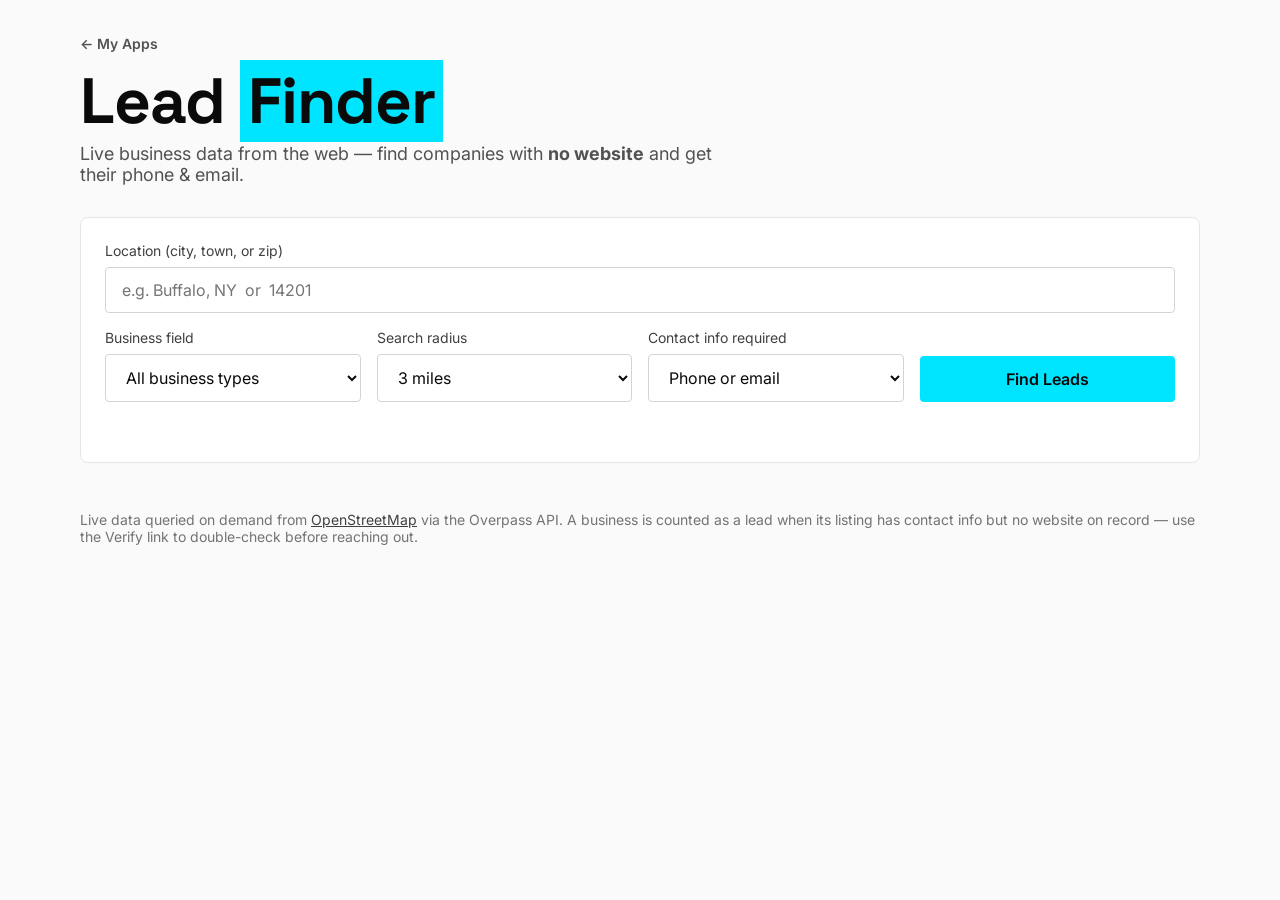
<file: lead-finder/index.html>
<!DOCTYPE html>
<html lang="en">
<head>
  <meta charset="UTF-8">
  <meta name="viewport" content="width=device-width, initial-scale=1.0">
  <meta name="theme-color" content="#FAFAFA">
  <title>Lead Finder — Businesses With No Website</title>
  <link rel="preconnect" href="https://fonts.googleapis.com">
  <link rel="preconnect" href="https://fonts.gstatic.com" crossorigin>
  <link href="https://fonts.googleapis.com/css2?family=Inter:wght@400;600;700&family=Space+Grotesk:wght@700&display=swap" rel="stylesheet">
  <link rel="stylesheet" href="style.css">
</head>
<body>
  <header class="site-header">
    <a class="back-link" href="../index.html">&larr; My Apps</a>
    <h1>Lead <span class="hero-accent">Finder</span></h1>
    <p class="tagline">Live business data from the web &mdash; find companies with <strong>no website</strong> and get their phone &amp; email.</p>
  </header>

  <main>
    <section class="card search-card" aria-label="Search">
      <form id="search-form">
        <div class="form-grid">
          <div class="field field-wide">
            <label for="location">Location (city, town, or zip)</label>
            <input id="location" type="text" placeholder="e.g. Buffalo, NY  or  14201" required autocomplete="off">
          </div>
          <div class="field">
            <label for="category">Business field</label>
            <select id="category"></select>
          </div>
          <div class="field">
            <label for="radius">Search radius</label>
            <select id="radius">
              <option value="1600">1 mile</option>
              <option value="4800" selected>3 miles</option>
              <option value="8000">5 miles</option>
              <option value="16000">10 miles</option>
              <option value="24000">15 miles</option>
              <option value="32000">20 miles</option>
              <option value="40000">25 miles</option>
              <option value="48000">30 miles</option>
              <option value="64000">40 miles</option>
              <option value="80000">50 miles</option>
            </select>
          </div>
          <div class="field">
            <label for="contact-mode">Contact info required</label>
            <select id="contact-mode">
              <option value="any" selected>Phone or email</option>
              <option value="phone">Must have phone</option>
              <option value="email">Must have email</option>
              <option value="both">Must have both</option>
            </select>
          </div>
          <div class="field field-submit">
            <button type="submit" class="btn-primary" id="search-btn">Find Leads</button>
          </div>
        </div>
      </form>
      <p id="status" class="status" role="status"></p>
    </section>

    <section id="results-section" class="hidden" aria-label="Results">
      <div class="stats-row">
        <div class="stat card"><span class="stat-num" id="stat-total">0</span><span class="stat-label">leads found</span></div>
        <div class="stat card"><span class="stat-num" id="stat-phone">0</span><span class="stat-label">with phone</span></div>
        <div class="stat card"><span class="stat-num" id="stat-email">0</span><span class="stat-label">with email</span></div>
        <div class="stat card"><span class="stat-num stat-hot" id="stat-both">0</span><span class="stat-label">phone + email</span></div>
      </div>

      <div class="results-toolbar">
        <h2 id="results-heading">Leads</h2>
        <button class="btn-secondary" id="export-btn">Export CSV</button>
      </div>

      <div class="card table-wrap">
        <table id="results-table">
          <thead>
            <tr>
              <th>Business</th>
              <th>Field</th>
              <th>Phone</th>
              <th>Email</th>
              <th>Address</th>
              <th>Online presence</th>
              <th>Links</th>
            </tr>
          </thead>
          <tbody id="results-body"></tbody>
        </table>
        <p id="empty-msg" class="empty-msg hidden">No businesses matched. Try a bigger radius, a different field, or relax the contact filter.</p>
      </div>
    </section>
  </main>

  <footer class="site-footer">
    <p>Live data queried on demand from <a href="https://www.openstreetmap.org" target="_blank" rel="noopener">OpenStreetMap</a> via the Overpass API. A business is counted as a lead when its listing has contact info but no website on record &mdash; use the Verify link to double-check before reaching out.</p>
  </footer>

  <script src="app.js"></script>
</body>
</html>
</file>
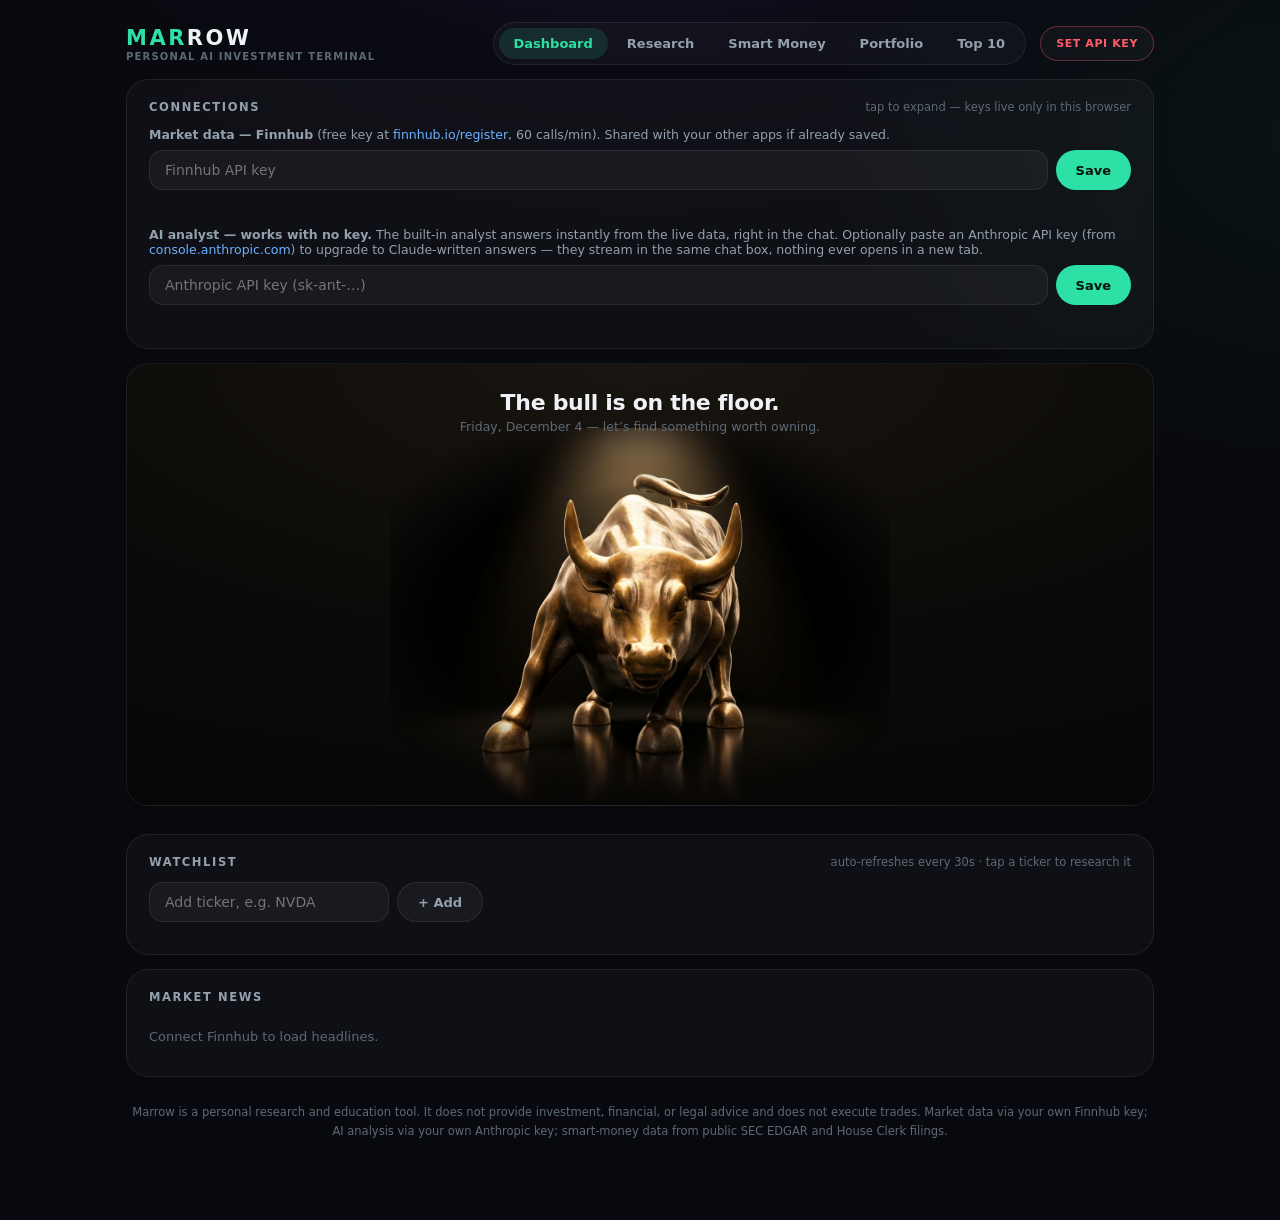
<file: marrow/index.html>
<!DOCTYPE html>
<html lang="en">
<head>
<meta charset="UTF-8">
<meta name="viewport" content="width=device-width, initial-scale=1.0">
<meta name="theme-color" content="#07090c">
<title>Marrow — AI Investment Terminal</title>
<style>
*, *::before, *::after { box-sizing: border-box; margin: 0; padding: 0; }
:root {
  --bg: #08090e; --panel: rgba(255,255,255,0.032); --panel2: rgba(255,255,255,0.045);
  --line: rgba(255,255,255,0.075);
  --text: #eef2f6; --dim: #93a0ad; --faint: #5d6975;
  --mint: #2de0a5; --mint-dim: rgba(45,224,165,0.13);
  --red: #ff5c6c; --red-dim: rgba(255,92,108,0.13);
  --amber: #ffb454; --blue: #6cb2ff;
  --mono: ui-monospace, 'SF Mono', SFMono-Regular, Menlo, Consolas, monospace;
}
body {
  font-family: -apple-system, BlinkMacSystemFont, 'Segoe UI', system-ui, sans-serif;
  background:
    radial-gradient(1100px 700px at 50% -250px, rgba(96,64,180,0.28) 0%, rgba(20,16,40,0.18) 45%, transparent 70%),
    radial-gradient(900px 600px at 105% 15%, rgba(45,224,165,0.05) 0%, transparent 60%),
    var(--bg);
  background-attachment: fixed;
  color: var(--text); min-height: 100dvh;
  -webkit-font-smoothing: antialiased;
}
a { color: var(--blue); text-decoration: none; }
a:hover { text-decoration: underline; }
.wrap { max-width: 1060px; margin: 0 auto; padding: 16px 16px 80px; }

/* ---------- header ---------- */
.top { display: flex; align-items: center; gap: 14px; padding: 6px 0 14px; flex-wrap: wrap; }
.logo { font-size: 21px; font-weight: 900; letter-spacing: 2.5px; }
.logo .m { color: var(--mint); }
.logo small { display: block; font-size: 10px; font-weight: 600; letter-spacing: 1.2px; color: var(--faint); margin-top: 1px; }
.tabs { display: flex; gap: 4px; margin-left: auto; background: var(--panel); border: 1px solid var(--line); border-radius: 999px; padding: 5px; backdrop-filter: blur(8px); }
.tabs button {
  border: 0; background: transparent; color: var(--dim); font: inherit; font-size: 13px; font-weight: 700;
  padding: 8px 15px; border-radius: 999px; cursor: pointer; white-space: nowrap; transition: color .15s;
}
.tabs button.active { background: var(--mint-dim); color: var(--mint); }
#livebtn {
  border: 1px solid var(--line); background: var(--panel); color: var(--dim); font: inherit; font-size: 11px;
  font-weight: 800; letter-spacing: 0.6px; padding: 10px 15px; border-radius: 999px; cursor: pointer;
  display: inline-flex; align-items: center; gap: 7px; backdrop-filter: blur(8px);
}
#livebtn.live { color: var(--mint); border-color: rgba(45,224,165,0.35); }
#livebtn.off { color: var(--red); border-color: rgba(255,92,108,0.35); }
.live-dot { width: 7px; height: 7px; border-radius: 50%; background: var(--mint); animation: pulse 1.6s infinite; }
@keyframes pulse { 0%,100% { opacity: 1; } 50% { opacity: 0.3; } }

/* ---------- cards ---------- */
.card { background: var(--panel); border: 1px solid var(--line); border-radius: 22px; padding: 20px 22px; margin-bottom: 14px; backdrop-filter: blur(8px); }
.card h3 { font-size: 11.5px; font-weight: 800; letter-spacing: 1.6px; color: var(--dim); text-transform: uppercase; margin-bottom: 13px; }
.card h3 .sub { font-weight: 500; letter-spacing: 0; text-transform: none; color: var(--faint); float: right; }
.collapsed .body { display: none; }
.keyhead { cursor: pointer; user-select: none; }

/* ---------- forms ---------- */
input[type=text], input[type=password], input[type=number] {
  background: var(--panel2); border: 1px solid var(--line); color: var(--text); border-radius: 14px;
  padding: 11px 15px; font: inherit; font-size: 14px; width: 100%;
}
input:focus { outline: none; border-color: rgba(45,224,165,0.55); }
.btn {
  border: 0; background: var(--mint); color: #04120c; font: inherit; font-size: 13px; font-weight: 800;
  padding: 11px 20px; border-radius: 999px; cursor: pointer; white-space: nowrap;
}
.btn.ghost { background: var(--panel2); color: var(--dim); border: 1px solid var(--line); }

/* ---------- change pills ---------- */
.pill {
  display: inline-flex; align-items: center; gap: 5px; font-family: var(--mono); font-weight: 700;
  font-size: 13px; padding: 6px 13px; border-radius: 999px; white-space: nowrap;
}
.pill.up { background: var(--mint-dim); color: var(--mint); }
.pill.down { background: var(--red-dim); color: var(--red); }
.pill.sm { font-size: 11.5px; padding: 3px 9px; }
.btn:disabled { opacity: 0.5; cursor: default; }
.row { display: flex; gap: 8px; }
.status { font-size: 12px; color: var(--dim); margin-top: 8px; min-height: 15px; }
.status.ok { color: var(--mint); } .status.err { color: var(--red); }

/* ---------- tables ---------- */
table { width: 100%; border-collapse: collapse; font-size: 13.5px; }
th { text-align: left; color: var(--faint); font-size: 11px; letter-spacing: 0.8px; text-transform: uppercase; font-weight: 700; padding: 6px 8px; border-bottom: 1px solid var(--line); }
td { padding: 9px 8px; border-bottom: 1px solid rgba(30,40,51,0.55); }
tr:last-child td { border-bottom: 0; }
td.n, th.n { text-align: right; font-family: var(--mono); font-size: 13px; }
.up { color: var(--mint); } .down { color: var(--red); }
.tick { font-weight: 800; cursor: pointer; }
.tick:hover { color: var(--mint); }
.x { color: var(--faint); cursor: pointer; padding: 0 6px; font-weight: 700; }
.x:hover { color: var(--red); }

/* ---------- the bull ---------- */
.bullhero { position: relative; text-align: center; padding: 26px 18px 0; overflow: hidden;
  background: radial-gradient(140% 130% at 50% 0%, #191510 0%, #0b0a08 48%, #050505 100%); }
.bullhero .bt1 { font-size: 22px; font-weight: 850; letter-spacing: -0.3px; position: relative; z-index: 2; }
.bullhero .bt2 { font-size: 12.5px; color: var(--faint); margin-top: 4px; position: relative; z-index: 2; }
#bullwrap { position: relative; display: inline-block; perspective: 900px; }
.tilt { transform-style: preserve-3d; transition: transform 0.25s ease;
  transform: rotateX(var(--rx, 0deg)) rotateY(var(--ry, 0deg)); }
#bullimg { width: min(500px, 92vw); display: block; margin: -6px auto 0;
  -webkit-mask-image: radial-gradient(ellipse 70% 64% at 50% 50%, #000 55%, transparent 86%);
  mask-image: radial-gradient(ellipse 70% 64% at 50% 50%, #000 55%, transparent 86%); }
.dustp { position: absolute; bottom: 7%; left: 18%; width: 30px; height: 30px; border-radius: 50%; z-index: 3;
  background: radial-gradient(circle, rgba(190,160,120,0.55), transparent 70%); opacity: 0; filter: blur(2px); }
.dustp.d2 { width: 22px; height: 22px; left: auto; right: 18%; bottom: 8%; }
.dustp.d3 { width: 15px; height: 15px; left: 32%; bottom: 4%; }

.run #bullimg { transform-origin: 50% 100%;
  animation: bull-charge 1.05s cubic-bezier(.25,.9,.35,1) both, bull-idle 5.2s ease-in-out 1.5s infinite; }
.run .dustp { animation: dust-puff 0.95s ease-out 0.72s both; }
.run .dustp.d2 { animation-delay: 0.82s; }
.run .dustp.d3 { animation-delay: 0.9s; }

@keyframes bull-charge {
  0%   { transform: translateY(-12%) scale(0.18); opacity: 0; }
  12%  { opacity: 1; }
  74%  { transform: translateY(1.5%) scale(1.045); }
  100% { transform: translateY(0) scale(1); }
}
@keyframes bull-idle {
  0%, 100% { transform: translateY(0) scale(1); }
  50% { transform: translateY(-5px) scale(1.004); }
}
@keyframes dust-puff {
  0% { opacity: 0; transform: scale(0.3); }
  35% { opacity: 0.9; }
  100% { opacity: 0; transform: scale(2.1); }
}

/* ---------- dashboard ---------- */
.indices { display: grid; grid-template-columns: repeat(4, 1fr); gap: 10px; margin-bottom: 14px; }
@media (max-width: 640px) { .indices { grid-template-columns: repeat(2, 1fr); } }
.idx { background: var(--panel); border: 1px solid var(--line); border-radius: 18px; padding: 15px 17px; backdrop-filter: blur(8px); }
.idx .lbl { font-size: 10.5px; color: var(--faint); font-weight: 800; letter-spacing: 1px; }
.idx .px { font-family: var(--mono); font-size: 22px; font-weight: 750; letter-spacing: -0.5px; margin: 5px 0 7px; }
.idx .chg { font-size: 12px; }

.newsitem { padding: 10px 0; border-bottom: 1px solid rgba(30,40,51,0.55); }
.newsitem:last-child { border-bottom: 0; }
.newsitem a { color: var(--text); font-size: 14px; font-weight: 600; line-height: 1.35; }
.newsitem a:hover { color: var(--mint); text-decoration: none; }
.newsmeta { font-size: 11.5px; color: var(--faint); margin-top: 3px; }

/* ---------- research ---------- */
.rhead { display: flex; align-items: baseline; gap: 14px; flex-wrap: wrap; }
.rhead .sym { font-size: 30px; font-weight: 900; letter-spacing: -0.5px; }
.rhead .nm { color: var(--dim); font-size: 14px; }
.rhead .px { font-family: var(--mono); font-size: 34px; font-weight: 800; letter-spacing: -1px; margin-left: auto; }
.rhead .chg { font-size: 15px; }
.rangebar { position: relative; height: 5px; background: var(--panel2); border-radius: 3px; margin: 14px 0 4px; }
.rangebar .fill { position: absolute; top: -3px; width: 11px; height: 11px; border-radius: 50%; background: var(--mint); transform: translateX(-50%); }
.rangelbl { display: flex; justify-content: space-between; font-size: 11px; color: var(--faint); font-family: var(--mono); }

.pillars { display: grid; grid-template-columns: repeat(4, 1fr); gap: 10px; }
@media (max-width: 640px) { .pillars { grid-template-columns: repeat(2, 1fr); } }
.pillar { background: var(--panel2); border: 1px solid var(--line); border-radius: 12px; padding: 13px 14px; }
.pillar .lbl { font-size: 11px; color: var(--dim); font-weight: 700; letter-spacing: 0.6px; text-transform: uppercase; }
.pillar .val { font-family: var(--mono); font-size: 24px; font-weight: 800; margin: 5px 0 7px; }
.pillar .bar { height: 4px; background: rgba(255,255,255,0.06); border-radius: 2px; overflow: hidden; }
.pillar .bar i { display: block; height: 100%; border-radius: 2px; }
.pillar .why { font-size: 11px; color: var(--faint); margin-top: 7px; line-height: 1.4; }
.verdict { display: flex; align-items: center; gap: 14px; margin-top: 12px; padding: 13px 15px; background: var(--panel2); border: 1px solid var(--line); border-radius: 12px; }
.verdict .score { font-family: var(--mono); font-size: 30px; font-weight: 900; }
.verdict .tag { font-size: 12px; font-weight: 800; letter-spacing: 1px; padding: 5px 11px; border-radius: 7px; }
.verdict .note { font-size: 12px; color: var(--dim); line-height: 1.45; }

.stats { display: grid; grid-template-columns: repeat(auto-fill, minmax(150px, 1fr)); gap: 8px; }
.stat { background: var(--panel2); border-radius: 10px; padding: 9px 12px; }
.stat .k { font-size: 10.5px; color: var(--faint); font-weight: 700; letter-spacing: 0.5px; text-transform: uppercase; }
.stat .v { font-family: var(--mono); font-size: 15px; font-weight: 700; margin-top: 2px; }

.recbar { display: flex; height: 22px; border-radius: 7px; overflow: hidden; font-size: 10.5px; font-weight: 800; color: #04120c; }
.recbar span { display: flex; align-items: center; justify-content: center; min-width: 0; overflow: hidden; }
.reckey { display: flex; gap: 12px; margin-top: 8px; font-size: 11px; color: var(--dim); flex-wrap: wrap; }
.reckey i { display: inline-block; width: 9px; height: 9px; border-radius: 2px; margin-right: 4px; }

/* ---------- chat ---------- */
.chatlog { max-height: 480px; overflow-y: auto; display: flex; flex-direction: column; gap: 10px; margin-bottom: 12px; }
.msg { max-width: 88%; padding: 11px 14px; border-radius: 13px; font-size: 14px; line-height: 1.55; }
.msg.user { align-self: flex-end; background: var(--mint-dim); border: 1px solid rgba(45,224,165,0.25); }
.msg.ai { align-self: flex-start; background: var(--panel2); border: 1px solid var(--line); }
.msg.ai h1, .msg.ai h2, .msg.ai h3 { font-size: 14px; margin: 10px 0 4px; color: var(--mint); }
.msg.ai table { margin: 8px 0; font-size: 12.5px; }
.msg.ai td, .msg.ai th { padding: 5px 7px; }
.msg.ai ul { padding-left: 18px; margin: 6px 0; }
.msg.ai p { margin: 6px 0; }
.msg.ai hr { border: 0; border-top: 1px solid var(--line); margin: 10px 0; }
.chips { display: flex; gap: 6px; flex-wrap: wrap; margin-bottom: 10px; }
.chip { background: var(--panel2); border: 1px solid var(--line); color: var(--dim); font-size: 12px; padding: 6px 11px; border-radius: 16px; cursor: pointer; }
.chip:hover { color: var(--mint); border-color: rgba(45,224,165,0.4); }

/* ---------- smart money ---------- */
.smgrid { display: grid; grid-template-columns: 1fr 1fr; gap: 14px; }
@media (max-width: 760px) { .smgrid { grid-template-columns: 1fr; } }
.updated { font-size: 11.5px; color: var(--faint); margin-bottom: 12px; }

/* ---------- portfolio ---------- */
.phero .plabel { font-size: 11px; color: var(--faint); font-weight: 800; letter-spacing: 1.6px; }
.phero .pvalue { font-family: var(--mono); font-size: 46px; font-weight: 800; letter-spacing: -2px; margin-top: 6px; }
.phero .pvalue .cents { font-size: 24px; color: var(--dim); letter-spacing: 0; }
.phero .pills { display: flex; gap: 8px; flex-wrap: wrap; margin-top: 12px; }
.phero .histnote { font-size: 11px; color: var(--faint); margin-top: 6px; }
.alloc { height: 5px; background: rgba(255,255,255,0.06); border-radius: 3px; overflow: hidden; margin-top: 4px; }
.alloc i { display: block; height: 100%; background: var(--mint); border-radius: 3px; }

.disclaimer { text-align: center; color: var(--faint); font-size: 11.5px; margin-top: 26px; line-height: 1.6; }
.empty { color: var(--faint); font-size: 13px; padding: 12px 0; }
.view { display: none; } .view.active { display: block; }
.spin { display: inline-block; width: 13px; height: 13px; border: 2px solid var(--line); border-top-color: var(--mint); border-radius: 50%; animation: rot 0.8s linear infinite; vertical-align: -2px; }
@keyframes rot { to { transform: rotate(360deg); } }
</style>
</head>
<body>
<div class="wrap">

  <div class="top">
    <div class="logo"><span class="m">MAR</span>ROW<small>PERSONAL AI INVESTMENT TERMINAL</small></div>
    <div class="tabs">
      <button id="t-dash" class="active" onclick="setTab('dash')">Dashboard</button>
      <button id="t-research" onclick="setTab('research')">Research</button>
      <button id="t-smart" onclick="setTab('smart')">Smart Money</button>
      <button id="t-port" onclick="setTab('port')">Portfolio</button>
      <button id="t-picks" onclick="setTab('picks')">Top 10</button>
    </div>
    <button id="livebtn" onclick="onLiveClick()">CONNECTING…</button>
  </div>

  <!-- API keys -->
  <div class="card collapsed" id="keycard">
    <h3 class="keyhead" onclick="document.getElementById('keycard').classList.toggle('collapsed')">
      Connections <span class="sub">tap to expand — keys live only in this browser</span>
    </h3>
    <div class="body">
      <p style="font-size:12.5px;color:var(--dim);margin-bottom:8px;">
        <strong>Market data — Finnhub</strong> (free key at
        <a href="https://finnhub.io/register" target="_blank" rel="noopener">finnhub.io/register</a>,
        60 calls/min). Shared with your other apps if already saved.
      </p>
      <div class="row">
        <input type="password" id="fkey" placeholder="Finnhub API key">
        <button class="btn" onclick="saveFinnhubKey()">Save</button>
      </div>
      <div class="status" id="fkeystatus"></div>
      <p style="font-size:12.5px;color:var(--dim);margin:14px 0 8px;">
        <strong>AI analyst — works with no key.</strong> The built-in analyst answers instantly from
        the live data, right in the chat. Optionally paste an Anthropic API key (from
        <a href="https://console.anthropic.com/" target="_blank" rel="noopener">console.anthropic.com</a>)
        to upgrade to Claude-written answers — they stream in the same chat box, nothing ever opens
        in a new tab.
      </p>
      <div class="row">
        <input type="password" id="akey" placeholder="Anthropic API key (sk-ant-…)">
        <button class="btn" onclick="saveAnthKey()">Save</button>
      </div>
      <div class="status" id="akeystatus"></div>
    </div>
  </div>

  <!-- ================= DASHBOARD ================= -->
  <div class="view active" id="v-dash">
    <div class="card bullhero" id="bullhero">
      <div class="bt1">The bull is on the floor.</div>
      <div class="bt2" id="bulldate"></div>
      <div id="bullwrap">
        <div class="dustp d1"></div><div class="dustp d2"></div><div class="dustp d3"></div>
        <div class="tilt"><img id="bullimg" src="./assets/bull.png" alt="Charging bull"></div>
      </div>
    </div>

    <div class="indices" id="indices"></div>

    <div class="card">
      <h3>Watchlist <span class="sub">auto-refreshes every 30s · tap a ticker to research it</span></h3>
      <div class="row" style="margin-bottom:12px;">
        <input type="text" id="wadd" placeholder="Add ticker, e.g. NVDA" style="max-width:240px;"
               onkeydown="if(event.key==='Enter')addWatch()">
        <button class="btn ghost" onclick="addWatch()">+ Add</button>
      </div>
      <div id="watchtable"></div>
    </div>

    <div class="card">
      <h3>Market News</h3>
      <div id="mktnews"><div class="empty">Connect Finnhub to load headlines.</div></div>
    </div>
  </div>

  <!-- ================= RESEARCH ================= -->
  <div class="view" id="v-research">
    <div class="card">
      <div class="row">
        <input type="text" id="rsym" placeholder="Research any ticker — e.g. AAPL, NVDA, RKLB"
               onkeydown="if(event.key==='Enter')research()">
        <button class="btn" id="rgo" onclick="research()">Analyze</button>
      </div>
      <div class="status" id="rstatus"></div>
    </div>
    <div id="rout" style="display:none;">
      <div class="card">
        <div class="rhead">
          <span class="sym" id="r-sym"></span><span class="nm" id="r-name"></span>
          <span class="px" id="r-px"></span><span class="chg" id="r-chg"></span>
        </div>
        <div class="rangebar"><div class="fill" id="r-rangedot" style="left:50%"></div></div>
        <div class="rangelbl"><span id="r-lo"></span><span style="color:var(--faint)">52-week range</span><span id="r-hi"></span></div>
      </div>

      <div class="card">
        <h3>Marrow Quality Rating <span class="sub">computed live from TTM fundamentals</span></h3>
        <div class="pillars" id="pillars"></div>
        <div class="verdict" id="verdict"></div>
      </div>

      <div class="card">
        <h3>About &amp; Why This Rating <span class="sub" id="aboutsrc"></span></h3>
        <div id="about" style="font-size:14px;line-height:1.65;"></div>
        <div id="smflags"></div>
        <div id="whyrating" style="font-size:13.5px;line-height:1.6;color:var(--dim);"></div>
      </div>

      <div class="card">
        <h3>Key Stats</h3>
        <div class="stats" id="keystats"></div>
      </div>

      <div class="card" id="reccard" style="display:none;">
        <h3>Wall Street Consensus <span class="sub" id="recdate"></span></h3>
        <div class="recbar" id="recbar"></div>
        <div class="reckey" id="reckey"></div>
      </div>

      <div class="card" id="epscard" style="display:none;">
        <h3>Earnings — EPS vs. Estimates</h3>
        <div id="epstable"></div>
      </div>

      <div class="card">
        <h3>AI Analyst <span class="sub" id="chatmode">knows the data above</span></h3>
        <div class="chatlog" id="chatlog"></div>
        <div class="chips" id="chips"></div>
        <div class="row">
          <input type="text" id="chatin" placeholder="Ask anything about this stock…"
                 onkeydown="if(event.key==='Enter')sendChat()">
          <button class="btn" id="chatbtn" onclick="sendChat()">Ask</button>
        </div>
        <div class="status" id="chatstatus"></div>
      </div>

      <div class="card">
        <h3>Company News <span class="sub">last 14 days</span></h3>
        <div id="conews"></div>
      </div>
    </div>
  </div>

  <!-- ================= SMART MONEY ================= -->
  <div class="view" id="v-smart">
    <div class="updated" id="sm-updated"></div>
    <div class="card" id="sm-askcard" style="display:none;">
      <h3>AI Analyst — Smart Money <span class="sub" id="sm-chatmode"></span></h3>
      <div class="chatlog" id="sm-chatlog" style="max-height:360px;"></div>
      <div class="chips" id="sm-chips"></div>
      <div class="row">
        <input type="text" id="sm-chatin" placeholder="Ask about any of these trades or portfolios…"
               onkeydown="if(event.key==='Enter')sendSmartChat()">
        <button class="btn" id="sm-chatbtn" onclick="sendSmartChat()">Ask</button>
      </div>
      <div class="status" id="sm-chatstatus"></div>
    </div>
    <div class="smgrid" id="sm-13f"></div>
    <div class="card" id="sm-insiders" style="display:none;"></div>
    <div class="card" id="sm-congress" style="display:none;"></div>
  </div>

  <!-- ================= PORTFOLIO ================= -->
  <div class="view" id="v-port">
    <div id="ptotals"></div>
    <div class="card">
      <h3>Positions <span class="sub">stored only in this browser</span></h3>
      <div class="row" style="margin-bottom:12px;flex-wrap:wrap;">
        <input type="text" id="p-sym" placeholder="Ticker" style="max-width:110px;">
        <input type="number" id="p-sh" placeholder="Shares" style="max-width:110px;" step="any">
        <input type="number" id="p-cost" placeholder="Avg cost $" style="max-width:130px;" step="any">
        <button class="btn ghost" onclick="addPos()">+ Add position</button>
      </div>
      <div id="porttable"></div>
    </div>
  </div>

  <!-- ================= TOP 10 ================= -->
  <div class="view" id="v-picks">
    <div class="card">
      <h3>Top 10 — Strongest 12-Month Outlook
        <span class="sub" id="picksmeta"></span></h3>
      <p style="font-size:12.5px;color:var(--dim);line-height:1.55;margin-bottom:12px;">
        Ranked by an <strong>outlook score</strong>: Wall Street analyst consensus (45%), the Marrow
        quality rating (35%), and revenue growth (20%) — recomputed from live data. Remove any stock
        with ✕ if something changes; the next-ranked candidate takes its place. A data-driven screen,
        not a prediction or advice.
      </p>
      <div class="row" style="margin-bottom:12px;flex-wrap:wrap;">
        <button class="btn ghost" id="picksrefresh" onclick="refreshPicks(true)">↻ Re-rank now</button>
        <input type="text" id="picksadd" placeholder="Add a candidate, e.g. RKLB" style="max-width:220px;"
               onkeydown="if(event.key==='Enter')addPickCandidate()">
        <button class="btn ghost" onclick="addPickCandidate()">+ Add to pool</button>
        <button class="btn ghost" onclick="askPicksAI()">Pressure-test the list →</button>
      </div>
      <div class="status" id="picksstatus"></div>
      <div id="pickstable"></div>
      <div id="picksremoved" style="margin-top:12px;"></div>
      <div id="picksai" class="msg ai" style="display:none;max-width:100%;margin-top:12px;"></div>
    </div>
  </div>

  <div class="disclaimer">
    Marrow is a personal research and education tool. It does not provide investment, financial, or legal
    advice and does not execute trades. Market data via your own Finnhub key; AI analysis via your own
    Anthropic key; smart-money data from public SEC EDGAR and House Clerk filings.
  </div>
</div>

<script>
/* ================= keys & shared fetch ================= */
const FKEYS = ['marrowFinnhubKey', 'stockAnalysisFinnhubKey', 'signalScoutFinnhubKey'];
const AKEYS = ['marrowAnthropicKey', 'stockAnalysisAnthropicKey'];
const BASE = 'https://finnhub.io/api/v1';
const getFKey = () => FKEYS.map(k => localStorage.getItem(k)).find(Boolean) || '';
const getAKey = () => AKEYS.map(k => localStorage.getItem(k)).find(Boolean) || '';

async function fj(path, key) {
  const sep = path.includes('?') ? '&' : '?';
  const r = await fetch(BASE + path + sep + 'token=' + encodeURIComponent(key || getFKey()));
  if (r.status === 401) throw new Error('bad API key');
  if (r.status === 429) throw new Error('rate limit (60/min) — wait a minute');
  if (!r.ok) throw new Error('HTTP ' + r.status);
  return r.json();
}

function setLive(state, text) {
  const b = document.getElementById('livebtn');
  b.className = state;
  b.innerHTML = state === 'live' ? '<span class="live-dot"></span>' + text : text;
}
async function checkLive() {
  if (!getFKey()) { setLive('off', 'SET API KEY'); document.getElementById('keycard').classList.remove('collapsed'); return false; }
  setLive('', 'CONNECTING…');
  try { const q = await fj('/quote?symbol=AAPL'); if (q && q.c) { setLive('live', 'LIVE'); return true; } } catch (e) {}
  setLive('off', 'OFFLINE'); document.getElementById('keycard').classList.remove('collapsed'); return false;
}
function onLiveClick() {
  const kc = document.getElementById('keycard');
  if (document.getElementById('livebtn').className === 'live') kc.classList.toggle('collapsed');
  else { kc.classList.remove('collapsed'); checkLive().then(ok => { if (ok) refreshAll(); }); }
}
async function saveFinnhubKey() {
  const k = document.getElementById('fkey').value.trim();
  const st = document.getElementById('fkeystatus');
  if (!k) { st.textContent = 'Paste a key first.'; st.className = 'status err'; return; }
  st.textContent = 'Testing…'; st.className = 'status';
  try {
    const q = await fj('/quote?symbol=AAPL', k);
    if (q && q.c) {
      localStorage.setItem('marrowFinnhubKey', k);
      st.textContent = 'Key works — saved to this browser.'; st.className = 'status ok';
      setLive('live', 'LIVE'); document.getElementById('keycard').classList.add('collapsed'); refreshAll();
    } else { st.textContent = 'Key rejected by Finnhub.'; st.className = 'status err'; }
  } catch (e) { st.textContent = 'Could not reach Finnhub: ' + e.message; st.className = 'status err'; }
}
function saveAnthKey() {
  const k = document.getElementById('akey').value.trim();
  const st = document.getElementById('akeystatus');
  if (!k) { st.textContent = 'Paste a key first.'; st.className = 'status err'; return; }
  localStorage.setItem('marrowAnthropicKey', k);
  st.textContent = 'Saved. Validated on your first AI analyst question.'; st.className = 'status ok';
}

/* ================= helpers ================= */
const num = v => (typeof v === 'number' && isFinite(v)) ? v : null;
const money = v => v == null ? '—' : '$' + v.toLocaleString(undefined, { minimumFractionDigits: 2, maximumFractionDigits: 2 });
const pct = v => v == null ? '—' : v.toFixed(1) + '%';
const bigUsd = v => v == null ? '—' :
  Math.abs(v) >= 1e12 ? '$' + (v / 1e12).toFixed(2) + 'T' :
  Math.abs(v) >= 1e9  ? '$' + (v / 1e9).toFixed(1)  + 'B' :
  Math.abs(v) >= 1e6  ? '$' + (v / 1e6).toFixed(1)  + 'M' : '$' + Math.round(v).toLocaleString();
const capUsd = v => v == null ? '—' : bigUsd(v * 1e6);   // finnhub marketCap is in $M
const chgHtml = (d, dp, sm) => {
  if (d == null || dp == null) return '<span class="n">—</span>';
  const cls = d >= 0 ? 'up' : 'down', sign = d >= 0 ? '+' : '';
  return `<span class="pill ${sm ? 'sm ' : ''}${cls}">${d >= 0 ? '↑' : '↓'} ${sign}${d.toFixed(2)} (${sign}${dp.toFixed(2)}%)</span>`;
};
const esc = s => String(s).replace(/&/g, '&amp;').replace(/</g, '&lt;').replace(/>/g, '&gt;');

/* Minimal markdown renderer (headers, bold, tables, lists, hr) — HTML-escaped first. */
function mdLite(src) {
  const inline = s => esc(s).replace(/\*\*([^*]+)\*\*/g, '<strong>$1</strong>');
  const lines = src.split('\n');
  let html = '', inTable = false, inList = false, para = [];
  const flushPara = () => { if (para.length) { html += '<p>' + para.map(inline).join('<br>') + '</p>'; para = []; } };
  const close = () => { if (inTable) { html += '</table>'; inTable = false; } if (inList) { html += '</ul>'; inList = false; } };
  for (const ln of lines) {
    const t = ln.trim();
    if (/^\|(.+)\|$/.test(t)) {
      flushPara(); if (inList) { html += '</ul>'; inList = false; }
      if (/^\|[\s:|-]+\|$/.test(t)) continue;
      const cells = t.slice(1, -1).split('|').map(c => inline(c.trim()));
      if (!inTable) { html += '<table><tr>' + cells.map(c => '<th>' + c + '</th>').join('') + '</tr>'; inTable = true; }
      else html += '<tr>' + cells.map(c => '<td>' + c + '</td>').join('') + '</tr>';
      continue;
    }
    if (inTable) { html += '</table>'; inTable = false; }
    const h = t.match(/^(#{1,3})\s+(.*)/);
    if (h) { flushPara(); close(); html += `<h3>${inline(h[2])}</h3>`; continue; }
    if (/^[-*]\s+/.test(t)) { flushPara(); if (!inList) { html += '<ul>'; inList = true; } html += '<li>' + inline(t.replace(/^[-*]\s+/, '')) + '</li>'; continue; }
    if (/^---+$/.test(t)) { flushPara(); close(); html += '<hr>'; continue; }
    if (t === '') { flushPara(); close(); continue; }
    para.push(t);
  }
  flushPara(); close();
  return html;
}

/* ================= tabs ================= */
let tab = 'dash';
function setTab(t) {
  tab = t;
  for (const v of ['dash', 'research', 'smart', 'port', 'picks']) {
    document.getElementById('v-' + v).classList.toggle('active', v === t);
    document.getElementById('t-' + v).classList.toggle('active', v === t);
  }
  if (t === 'dash') runBull();
  if (t === 'smart' && !smLoaded) loadSmartMoney();
  if (t === 'port') renderPortfolio();
  if (t === 'picks') refreshPicks(false);
}

/* ================= dashboard ================= */
const INDICES = [['SPY', 'S&P 500 · SPY'], ['QQQ', 'NASDAQ 100 · QQQ'], ['DIA', 'DOW · DIA'], ['IWM', 'RUSSELL 2000 · IWM']];
let watchlist = JSON.parse(localStorage.getItem('marrowWatchlist') || '["AAPL","NVDA","MSFT","TSLA"]');
const saveWatch = () => localStorage.setItem('marrowWatchlist', JSON.stringify(watchlist));

async function refreshIndices() {
  const el = document.getElementById('indices');
  const out = await Promise.all(INDICES.map(async ([s, lbl]) => {
    try {
      const q = await fj('/quote?symbol=' + s);
      return { lbl, q };
    } catch (e) { return { lbl, q: null }; }
  }));
  el.innerHTML = out.map(({ lbl, q }) => `
    <div class="idx">
      <div class="lbl">${lbl}</div>
      <div class="px">${q && q.c ? '$' + q.c.toFixed(2) : '—'}</div>
      <div class="chg">${q ? chgHtml(num(q.d), num(q.dp), true) : ''}</div>
    </div>`).join('');
}

async function refreshWatchlist() {
  const el = document.getElementById('watchtable');
  if (!watchlist.length) { el.innerHTML = '<div class="empty">Watchlist is empty — add a ticker above.</div>'; return; }
  const rows = await Promise.all(watchlist.map(async s => {
    try { return { s, q: await fj('/quote?symbol=' + s) }; } catch (e) { return { s, q: null }; }
  }));
  el.innerHTML = '<table><tr><th>Ticker</th><th class="n">Price</th><th class="n">Today</th><th class="n">Day range</th><th></th></tr>' +
    rows.map(({ s, q }) => `<tr>
      <td class="tick" onclick="goResearch('${s}')">${s}</td>
      <td class="n">${q && q.c ? money(q.c) : '—'}</td>
      <td class="n">${q ? chgHtml(num(q.d), num(q.dp), true) : '—'}</td>
      <td class="n" style="color:var(--faint)">${q && q.l ? q.l.toFixed(2) + ' – ' + q.h.toFixed(2) : '—'}</td>
      <td class="n"><span class="x" onclick="rmWatch('${s}')">✕</span></td>
    </tr>`).join('') + '</table>';
}

function addWatch() {
  const s = document.getElementById('wadd').value.trim().toUpperCase();
  if (!s || watchlist.includes(s)) return;
  watchlist.push(s); saveWatch();
  document.getElementById('wadd').value = '';
  refreshWatchlist();
}
function rmWatch(s) { watchlist = watchlist.filter(x => x !== s); saveWatch(); refreshWatchlist(); }
function goResearch(s) { setTab('research'); document.getElementById('rsym').value = s; research(); }

async function refreshMktNews() {
  try {
    const news = await fj('/news?category=general');
    document.getElementById('mktnews').innerHTML = (news || []).slice(0, 8).map(n => `
      <div class="newsitem">
        <a href="${esc(n.url)}" target="_blank" rel="noopener">${esc(n.headline)}</a>
        <div class="newsmeta">${esc(n.source || '')} · ${new Date(n.datetime * 1000).toLocaleString()}</div>
      </div>`).join('') || '<div class="empty">No headlines.</div>';
  } catch (e) {}
}

let dashTimer = null;
function refreshAll() {
  refreshIndices(); refreshWatchlist(); refreshMktNews();
  if (tab === 'port') renderPortfolio();
  clearInterval(dashTimer);
  dashTimer = setInterval(() => {
    if (document.hidden) return;
    refreshIndices(); refreshWatchlist();
    if (tab === 'port') renderPortfolio();
  }, 30000);
}

/* ================= research + rating engine ================= */
let lastR = null;   // { t, quote, profile, m, rec, eps }

function tier(v, cuts, pts) { if (v == null) return null; for (let i = 0; i < cuts.length; i++) if (v >= cuts[i]) return pts[i]; return pts[pts.length - 1] ?? 0; }
function tierLow(v, cuts, pts) { if (v == null) return null; for (let i = 0; i < cuts.length; i++) if (v <= cuts[i]) return pts[i]; return pts[pts.length - 1] ?? 0; }
function avgDefined(parts) {
  const d = parts.filter(p => p != null);
  return d.length ? Math.round(d.reduce((a, b) => a + b, 0) / d.length) : null;
}

function computePillars(m) {
  const grow = num(m.revenueGrowthTTMYoy), epsg = num(m.epsGrowthTTMYoy), g5 = num(m.revenueGrowth5Y);
  const gm = num(m.grossMarginTTM), om = num(m.operatingMarginTTM), nm = num(m.netProfitMarginTTM), roe = num(m.roeTTM);
  const de = num(m['totalDebt/totalEquityQuarterly']), cr = num(m.currentRatioQuarterly);
  const pe = num(m.peTTM), ps = num(m.psTTM), pfcf = num(m.pfcfShareTTM);

  const growth = avgDefined([
    tier(grow, [40, 25, 15, 7, 0], [100, 85, 70, 55, 40, 20]),
    tier(epsg, [40, 25, 15, 7, 0], [100, 85, 70, 55, 40, 20]),
    tier(g5,   [25, 15, 8, 3, 0],  [100, 85, 70, 55, 40, 25]),
  ]);
  const quality = avgDefined([
    tier(gm,  [60, 45, 30, 18], [100, 80, 60, 40, 20]),
    tier(om,  [30, 20, 10, 3],  [100, 80, 60, 40, 20]),
    tier(nm,  [25, 15, 8, 2],   [100, 80, 60, 40, 20]),
    tier(roe, [30, 20, 12, 5],  [100, 80, 60, 40, 20]),
  ]);
  const health = avgDefined([
    de != null ? tierLow(de, [0.3, 0.7, 1.2, 2], [100, 80, 60, 40, 15]) : null,
    tier(cr, [2.5, 1.8, 1.2, 0.9], [100, 80, 60, 40, 20]),
    nm != null ? (nm > 0 ? 80 : 25) : null,
  ]);
  const valuation = avgDefined([
    pe != null ? (pe <= 0 ? 20 : tierLow(pe, [12, 20, 30, 45, 70], [100, 80, 60, 40, 25, 10])) : null,
    ps != null ? tierLow(ps, [2, 4, 8, 15, 25], [100, 80, 60, 40, 25, 10]) : null,
    pfcf != null ? (pfcf <= 0 ? 20 : tierLow(pfcf, [15, 25, 40, 60], [100, 80, 60, 40, 20])) : null,
  ]);
  return {
    pillars: [
      { name: 'Growth', v: growth, why: grow != null ? `Revenue ${grow >= 0 ? '+' : ''}${grow.toFixed(0)}% TTM YoY` + (epsg != null ? `, EPS ${epsg >= 0 ? '+' : ''}${epsg.toFixed(0)}%` : '') : 'Growth data unavailable' },
      { name: 'Business Quality', v: quality, why: gm != null ? `${gm.toFixed(0)}% gross / ${nm != null ? nm.toFixed(0) + '% net' : '—'} margin` + (roe != null ? `, ROE ${roe.toFixed(0)}%` : '') : 'Margin data unavailable' },
      { name: 'Financial Health', v: health, why: de != null ? `Debt/equity ${de.toFixed(2)}` + (cr != null ? `, current ratio ${cr.toFixed(1)}` : '') : 'Balance-sheet data unavailable' },
      { name: 'Valuation', v: valuation, why: pe != null && pe > 0 ? `P/E ${pe.toFixed(0)}` + (ps != null ? `, P/S ${ps.toFixed(1)}` : '') : ps != null ? `Unprofitable — P/S ${ps.toFixed(1)}` : 'Valuation data unavailable' },
    ],
    composite: avgDefined([growth, quality, health, valuation]),
  };
}
const pillarColor = v => v == null ? 'var(--faint)' : v >= 70 ? 'var(--mint)' : v >= 45 ? 'var(--amber)' : 'var(--red)';

/* Plain-English explanation of how each pillar earned its score. */
function explainRating(m, pillars, composite) {
  const g = num(m.revenueGrowthTTMYoy), eg = num(m.epsGrowthTTMYoy), g5 = num(m.revenueGrowth5Y);
  const gm = num(m.grossMarginTTM), nm = num(m.netProfitMarginTTM), roe = num(m.roeTTM);
  const de = num(m['totalDebt/totalEquityQuarterly']), cr = num(m.currentRatioQuarterly);
  const pe = num(m.peTTM), ps = num(m.psTTM);
  const lines = [];

  const [pG, pQ, pH, pV] = pillars.map(p => p.v);
  if (pG != null) {
    let s = g != null
      ? (g >= 25 ? `revenue is growing ${g.toFixed(0)}% year over year — expansion this fast is rare and earns top marks`
        : g >= 7 ? `revenue is growing a healthy ${g.toFixed(0)}% year over year`
        : g >= 0 ? `revenue growth of ${g.toFixed(0)}% is sluggish — the business is barely expanding`
        : `revenue is shrinking (${g.toFixed(0)}%), which caps this pillar hard`)
      : 'revenue growth was unreported';
    if (eg != null) s += eg >= 0 ? `, and earnings per share grew ${eg.toFixed(0)}% on top of it` : `, but earnings per share fell ${Math.abs(eg).toFixed(0)}%`;
    if (g5 != null) s += ` (5-year average: ${g5.toFixed(0)}%/yr)`;
    lines.push(['Growth', pG, s]);
  }
  if (pQ != null) {
    let s = gm != null
      ? (gm >= 60 ? `a ${gm.toFixed(0)}% gross margin is elite — customers pay far above cost, which usually means real pricing power`
        : gm >= 45 ? `a ${gm.toFixed(0)}% gross margin shows solid pricing power`
        : gm >= 30 ? `a ${gm.toFixed(0)}% gross margin says this is a competitive business with limited differentiation`
        : `a ${gm.toFixed(0)}% gross margin is commodity territory`)
      : 'margins were unreported';
    if (nm != null) s += nm >= 15 ? `; ${nm.toFixed(0)}% of every sales dollar reaches the bottom line` : nm >= 0 ? `; only ${nm.toFixed(0)}% of sales survives to net profit` : `; the company is currently unprofitable (${nm.toFixed(0)}% net margin)`;
    if (roe != null) s += `, and return on equity of ${roe.toFixed(0)}% ${roe >= 20 ? 'shows capital being put to work very efficiently' : roe >= 12 ? 'is respectable' : 'is weak for the capital invested'}`;
    lines.push(['Business Quality', pQ, s]);
  }
  if (pH != null) {
    let s = de != null
      ? (de <= 0.3 ? `debt is minimal (${de.toFixed(2)}× equity), so the balance sheet can absorb shocks`
        : de <= 0.7 ? `debt of ${de.toFixed(2)}× equity is comfortably manageable`
        : de <= 1.5 ? `debt of ${de.toFixed(2)}× equity is meaningful — rising rates or a downturn would sting`
        : `debt of ${de.toFixed(2)}× equity is heavy and dominates this score`)
      : 'leverage was unreported';
    if (cr != null) s += `, and a current ratio of ${cr.toFixed(1)} means short-term bills are ${cr >= 1.5 ? 'easily covered' : cr >= 1 ? 'covered with little cushion' : 'NOT fully covered by liquid assets'}`;
    if (nm != null && nm < 0) s += '; ongoing losses add survival risk';
    lines.push(['Financial Health', pH, s]);
  }
  if (pV != null) {
    let s;
    if (pe != null && pe > 0) {
      s = pe <= 15 ? `at ${pe.toFixed(0)}× earnings the stock is priced cheaply — little growth needs to go right`
        : pe <= 30 ? `at ${pe.toFixed(0)}× earnings the price already assumes steady execution`
        : `at ${pe.toFixed(0)}× earnings the market has priced in years of strong growth — any stumble gets punished`;
    } else s = 'with no positive earnings to price against, valuation leans on sales multiples';
    if (ps != null) s += ` (${ps.toFixed(1)}× sales${ps > 10 ? ' — very expensive by that yardstick too' : ''})`;
    s += '. Note: a low valuation score means the stock is expensive, not that the business is bad';
    lines.push(['Valuation', pV, s]);
  }

  let html = '<div style="margin-top:12px;"><strong style="color:var(--text);font-size:12px;letter-spacing:1px;">WHY THIS RATING</strong><ul style="padding-left:18px;margin-top:6px;">';
  html += lines.map(([name, v, s]) =>
    `<li style="margin-bottom:6px;"><strong style="color:${pillarColor(v)}">${name} ${v}/100</strong> — ${esc(s)}.</li>`).join('');
  html += '</ul>';
  if (composite != null) {
    html += `<p style="margin-top:4px;">The <strong style="color:var(--text)">${composite}/100 composite</strong> is a straight average of the pillars above — pillars with missing data are excluded rather than guessed. It grades the numbers as they stand today; it can't see strategy, management, or what's coming next quarter, which is exactly what the AI analyst below is for.</p>`;
  }
  return html + '</div>';
}

/* Company description: Wikipedia summary with profile facts as fallback. */
async function loadAbout(t, profile) {
  const el = document.getElementById('about'), src = document.getElementById('aboutsrc');
  el.innerHTML = '<span class="spin"></span>'; src.textContent = '';
  let extract = null, page = null;
  try {
    const s = await (await fetch('https://en.wikipedia.org/w/api.php?action=query&list=search&format=json&origin=*&srlimit=1&srsearch='
      + encodeURIComponent((profile.name || t) + ' company'))).json();
    const title = s?.query?.search?.[0]?.title;
    if (title) {
      const sum = await (await fetch('https://en.wikipedia.org/api/rest_v1/page/summary/' + encodeURIComponent(title))).json();
      if (sum && sum.extract) { extract = sum.extract; page = sum.content_urls?.desktop?.page; }
    }
  } catch (e) {}
  const facts = [
    profile.finnhubIndustry ? 'Industry: ' + profile.finnhubIndustry : null,
    profile.exchange ? 'Listed on ' + profile.exchange : null,
    profile.ipo ? 'IPO ' + profile.ipo : null,
  ].filter(Boolean).join(' · ');
  el.innerHTML =
    (extract ? `<p>${esc(extract)}</p>` : `<p style="color:var(--dim)">No encyclopedia summary found — company profile: ${esc(profile.name || t)}.</p>`) +
    (facts ? `<p style="color:var(--faint);font-size:12px;margin-top:6px;">${esc(facts)}${profile.weburl ? ` · <a href="${esc(profile.weburl)}" target="_blank" rel="noopener">website ↗</a>` : ''}</p>` : '');
  if (extract) src.innerHTML = page ? `<a href="${esc(page)}" target="_blank" rel="noopener">Wikipedia ↗</a>` : 'Wikipedia';
}

/* Flag any smart-money presence in the analyzed ticker. */
async function showSmartFlags(t) {
  const el = document.getElementById('smflags');
  el.innerHTML = '';
  const data = await getSmartData();
  if (!data) return;
  const hits = [];
  for (const inv of (data.investors || [])) {
    const total = (inv.holdings || []).reduce((a, h) => a + (h.value_usd || 0), 0);
    const h = (inv.holdings || []).find(x => x.ticker === t);
    if (h) hits.push(`<strong>${esc(inv.name)}</strong> holds ${bigUsd(h.value_usd)}${total ? ` — ${(h.value_usd / total * 100).toFixed(1)}% of the portfolio` : ''} (13F, ${esc(inv.filing_date || '')})`);
  }
  for (const p of (data.insiders || [])) {
    const f = (p.filings || []).find(f => f.summary && f.summary.toUpperCase().startsWith(t + ':'));
    if (f) hits.push(`<strong>${esc(p.name)}</strong> ${esc(f.summary.slice(t.length + 1).trim())} (Form 4, ${esc(f.date || '')})`);
  }
  if (hits.length) {
    el.innerHTML = `<div style="margin:12px 0 2px;padding:11px 14px;background:var(--mint-dim);border:1px solid rgba(45,224,165,0.25);border-radius:10px;font-size:13px;line-height:1.7;">
      <strong style="color:var(--mint);font-size:11.5px;letter-spacing:1px;">SMART MONEY IN ${esc(t)}</strong><br>${hits.join('<br>')}</div>`;
  }
}

async function research() {
  const t = document.getElementById('rsym').value.trim().toUpperCase();
  const st = document.getElementById('rstatus');
  if (!t) return;
  if (!getFKey()) { st.textContent = 'Connect a Finnhub key first (top right).'; st.className = 'status err'; document.getElementById('keycard').classList.remove('collapsed'); return; }
  st.innerHTML = '<span class="spin"></span> Pulling live data for ' + t + '…'; st.className = 'status';
  document.getElementById('rgo').disabled = true;
  try {
    const to = new Date(), from = new Date(Date.now() - 14 * 864e5);
    const dstr = d => d.toISOString().slice(0, 10);
    const [quote, profile, metrics, rec, eps, news] = await Promise.all([
      fj('/quote?symbol=' + t),
      fj('/stock/profile2?symbol=' + t).catch(() => ({})),
      fj('/stock/metric?symbol=' + t + '&metric=all').catch(() => ({})),
      fj('/stock/recommendation?symbol=' + t).catch(() => []),
      fj('/stock/earnings?symbol=' + t).catch(() => []),
      fj(`/company-news?symbol=${t}&from=${dstr(from)}&to=${dstr(to)}`).catch(() => []),
    ]);
    if (!quote || !quote.c) throw new Error('no quote for "' + t + '" — check the ticker (US-listed only on free Finnhub)');
    lastR = { t, quote, profile: profile || {}, m: (metrics && metrics.metric) || {}, rec: rec || [], eps: eps || [], news: news || [] };
    renderResearch(news || []);
    st.textContent = ''; st.className = 'status';
  } catch (e) {
    st.textContent = 'Failed: ' + e.message; st.className = 'status err';
  } finally { document.getElementById('rgo').disabled = false; }
}

function renderResearch(news) {
  const { t, quote, profile, m, rec, eps } = lastR;
  document.getElementById('rout').style.display = 'block';
  document.getElementById('r-sym').textContent = t;
  document.getElementById('r-name').textContent = profile.name || '';
  document.getElementById('r-px').textContent = money(quote.c);
  const chg = document.getElementById('r-chg');
  chg.innerHTML = chgHtml(num(quote.d), num(quote.dp));

  const lo = num(m['52WeekLow']), hi = num(m['52WeekHigh']);
  document.getElementById('r-lo').textContent = lo != null ? '$' + lo.toFixed(2) : '—';
  document.getElementById('r-hi').textContent = hi != null ? '$' + hi.toFixed(2) : '—';
  const posPct = (lo != null && hi != null && hi > lo) ? Math.min(100, Math.max(0, (quote.c - lo) / (hi - lo) * 100)) : 50;
  document.getElementById('r-rangedot').style.left = posPct + '%';

  // pillars
  const { pillars, composite } = computePillars(m);
  document.getElementById('pillars').innerHTML = pillars.map(p => `
    <div class="pillar">
      <div class="lbl">${p.name}</div>
      <div class="val" style="color:${pillarColor(p.v)}">${p.v == null ? '—' : p.v}</div>
      <div class="bar"><i style="width:${p.v || 0}%;background:${pillarColor(p.v)}"></i></div>
      <div class="why">${esc(p.why)}</div>
    </div>`).join('');
  const vTag = composite == null ? ['NO DATA', 'var(--faint)'] :
    composite >= 70 ? ['STRONG', 'var(--mint)'] : composite >= 55 ? ['SOLID', 'var(--mint)'] :
    composite >= 40 ? ['MIXED', 'var(--amber)'] : ['WEAK', 'var(--red)'];
  document.getElementById('verdict').innerHTML = `
    <span class="score" style="color:${vTag[1]}">${composite ?? '—'}<span style="font-size:14px;color:var(--faint)">/100</span></span>
    <span class="tag" style="color:${vTag[1]};background:${vTag[1] === 'var(--faint)' ? 'var(--panel)' : 'color-mix(in srgb, ' + vTag[1] + ' 14%, transparent)'}">${vTag[0]}</span>
    <span class="note">Composite of the four pillars, from live TTM fundamentals. A screen, not a verdict — ask the AI analyst below to pressure-test it.</span>`;

  // about + rating explanation + smart-money flags
  document.getElementById('whyrating').innerHTML = explainRating(m, pillars, composite);
  loadAbout(t, profile);
  showSmartFlags(t);

  // key stats
  const stats = [
    ['Market cap', capUsd(num(profile.marketCapitalization))],
    ['P/E (TTM)', num(m.peTTM) != null ? m.peTTM.toFixed(1) : '—'],
    ['P/S (TTM)', num(m.psTTM) != null ? m.psTTM.toFixed(1) : '—'],
    ['Rev growth YoY', pct(num(m.revenueGrowthTTMYoy))],
    ['Gross margin', pct(num(m.grossMarginTTM))],
    ['Net margin', pct(num(m.netProfitMarginTTM))],
    ['ROE (TTM)', pct(num(m.roeTTM))],
    ['Debt/Equity', num(m['totalDebt/totalEquityQuarterly']) != null ? m['totalDebt/totalEquityQuarterly'].toFixed(2) : '—'],
    ['Current ratio', num(m.currentRatioQuarterly) != null ? m.currentRatioQuarterly.toFixed(2) : '—'],
    ['Beta', num(m.beta) != null ? m.beta.toFixed(2) : '—'],
    ['Div yield', pct(num(m.dividendYieldIndicatedAnnual))],
    ['Industry', esc(profile.finnhubIndustry || '—')],
  ];
  document.getElementById('keystats').innerHTML = stats.map(([k, v]) =>
    `<div class="stat"><div class="k">${k}</div><div class="v">${v}</div></div>`).join('');

  // analyst consensus
  const rc = rec && rec[0];
  const recCard = document.getElementById('reccard');
  if (rc && (rc.strongBuy + rc.buy + rc.hold + rc.sell + rc.strongSell) > 0) {
    recCard.style.display = 'block';
    const total = rc.strongBuy + rc.buy + rc.hold + rc.sell + rc.strongSell;
    const segs = [
      ['Strong buy', rc.strongBuy, '#2de0a5'], ['Buy', rc.buy, '#7ee8c4'],
      ['Hold', rc.hold, '#ffb454'], ['Sell', rc.sell, '#ff8a95'], ['Strong sell', rc.strongSell, '#ff5c6c'],
    ];
    document.getElementById('recdate').textContent = total + ' analysts · ' + (rc.period || '');
    document.getElementById('recbar').innerHTML = segs.filter(s => s[1] > 0)
      .map(([l, v, c]) => `<span style="flex:${v};background:${c}" title="${l}: ${v}">${v}</span>`).join('');
    document.getElementById('reckey').innerHTML = segs
      .map(([l, v, c]) => `<span><i style="background:${c}"></i>${l} ${v}</span>`).join('');
  } else recCard.style.display = 'none';

  // EPS surprises
  const epsCard = document.getElementById('epscard');
  if (eps && eps.length) {
    epsCard.style.display = 'block';
    document.getElementById('epstable').innerHTML =
      '<table><tr><th>Quarter</th><th class="n">Estimate</th><th class="n">Actual</th><th class="n">Surprise</th></tr>' +
      eps.slice(0, 4).map(e => {
        const sp = num(e.surprisePercent);
        return `<tr><td>${esc(e.period || '')}</td>
          <td class="n">${num(e.estimate) != null ? e.estimate.toFixed(2) : '—'}</td>
          <td class="n">${num(e.actual) != null ? e.actual.toFixed(2) : '—'}</td>
          <td class="n ${sp != null ? (sp >= 0 ? 'up' : 'down') : ''}">${sp != null ? (sp >= 0 ? '+' : '') + sp.toFixed(1) + '%' : '—'}</td></tr>`;
      }).join('') + '</table>';
  } else epsCard.style.display = 'none';

  // news
  document.getElementById('conews').innerHTML = news.slice(0, 8).map(n => `
    <div class="newsitem">
      <a href="${esc(n.url)}" target="_blank" rel="noopener">${esc(n.headline)}</a>
      <div class="newsmeta">${esc(n.source || '')} · ${new Date(n.datetime * 1000).toLocaleString()}</div>
    </div>`).join('') || '<div class="empty">No recent company news.</div>';

  // reset chat for the new ticker
  chatHistory = [];
  document.getElementById('chatlog').innerHTML = '';
  document.getElementById('chatmode').textContent = getAKey()
    ? 'Claude streams in-app — knows the data above'
    : 'built-in analyst, no key needed — instant answers from the data above';
  document.getElementById('chips').innerHTML = [
    'Why is it moving?', '12-month price scenarios?', 'Bull case vs bear case?',
    'Is the valuation justified?', 'Biggest risks and sell triggers?',
    'How did the last earnings look?', 'Would you hold this for 5 years?',
  ].map(q => `<span class="chip" onclick="askChip(this)">${q}</span>`).join('');
}

/* ================= AI analyst chat ================= */
let chatHistory = [];
let chatBusy = false;

function askChip(el) { document.getElementById('chatin').value = el.textContent; sendChat(); }

/* Built-in analyst: instant in-app answers computed from the loaded data.
   No key, no external calls, nothing opens — it all stays in this chat. */
const FOOT = '\n\n---\n_Built-in analyst — computed from the live data on this page. Add an Anthropic key in Connections for Claude-written answers (they stream right here too)._';

function localAnalyst(q) {
  const d = lastR, m = d.m;
  const { pillars, composite } = computePillars(m);
  const g = num(m.revenueGrowthTTMYoy), eg = num(m.epsGrowthTTMYoy);
  const pe = num(m.peTTM), ps = num(m.psTTM), pfcf = num(m.pfcfShareTTM);
  const gm = num(m.grossMarginTTM), nm = num(m.netProfitMarginTTM), roe = num(m.roeTTM);
  const de = num(m['totalDebt/totalEquityQuarterly']), cr = num(m.currentRatioQuarterly);
  const beta = num(m.beta), divy = num(m.dividendYieldIndicatedAnnual);
  const r = d.rec && d.rec[0];
  const total = r ? r.strongBuy + r.buy + r.hold + r.sell + r.strongSell : 0;
  const bullPct = total ? Math.round((r.strongBuy + r.buy) / total * 100) : null;
  const f0 = v => v == null ? '—' : v.toFixed(0);
  const ql = q.toLowerCase();
  const has = (...ws) => ws.some(w => ql.includes(w));
  const secs = [];

  if (has('moving', 'why is it', 'momentum', 'narrative', 'catalyst', 'happening')) {
    const lo = num(m['52WeekLow']), hi = num(m['52WeekHigh']);
    const posPct = (lo != null && hi != null && hi > lo) ? Math.round((d.quote.c - lo) / (hi - lo) * 100) : null;
    let s = `## Why ${d.t} is moving\n`;
    s += `- **Tape:** ${d.quote.dp >= 0 ? '+' : ''}${d.quote.dp?.toFixed(2)}% today` +
      (posPct != null ? `, sitting at the ${posPct}th percentile of its 52-week range ($${lo.toFixed(0)}–$${hi.toFixed(0)})` : '') + '.\n';
    if (d.news && d.news.length) {
      s += `- **The catalyst trail (last 14 days):**\n` + d.news.slice(0, 3).map(n =>
        `  - ${new Date(n.datetime * 1000).toLocaleDateString()} — ${n.headline} (${n.source || ''})`).join('\n') + '\n';
    } else s += `- **News:** nothing notable in the last 14 days on the free feed — the move is likely macro/sector, not company-specific.\n`;
    s += bullPct != null
      ? `- **The institutional view:** ${bullPct}% of ${total} covering analysts are bullish (${r.period}). Watch for the *change* — upgrades/downgrades move stocks, levels don't.\n`
      : `- **The institutional view:** no analyst coverage data on the free feed.\n`;
    const lastE = d.eps && d.eps[0];
    if (lastE && num(lastE.surprisePercent) != null)
      s += `- **Last earnings:** ${lastE.surprisePercent >= 0 ? 'beat' : 'missed'} by ${Math.abs(lastE.surprisePercent).toFixed(1)}% (${lastE.period}).\n`;
    s += `\nOne honest gap: I can't see X/Reddit/TikTok chatter from here — if this is a retail-narrative move, the social side is your homework.`;
    secs.push(s);
  }
  if (has('scenario', 'target', 'ceiling', 'asymmetry', 'upside', 'downside', 'price in 12', 'where can it go')) {
    const px = d.quote.c;
    const lo52 = num(m['52WeekLow']);
    let s = `## 4-scenario framework (multiple × earnings math shown)\n`;
    if (pe != null && pe > 0) {
      const epsNow = px / pe;
      const gEps = Math.max(-20, Math.min(40, eg ?? g ?? 8));
      const grow = (e, yrs) => e * Math.pow(1 + gEps / 100, yrs);
      const sc = [
        ['Bear (3–6 mo)', pe * 0.75, epsNow, 'the catalyst disappoints and the multiple de-rates 25%'],
        ['Base (6–12 mo)', pe, grow(epsNow, 1), `execution holds: EPS compounds at ${gEps.toFixed(0)}%, multiple unchanged`],
        ['Bull (12–18 mo)', pe * 1.25, grow(epsNow, 1.5), 'everything works: growth lands AND the market pays up 25%'],
        ['Stretched bull (24 mo)', pe * 1.5, grow(epsNow, 2), 'the absolute ceiling: two years of growth at a re-rated multiple — do not anchor here'],
      ];
      s += `| Scenario | Math | Target | vs now |\n|---|---|---|---|\n` + sc.map(([name, mult, e, why]) => {
        const tgt = mult * e;
        return `| **${name}** | ${mult.toFixed(0)}× × $${e.toFixed(2)} EPS | **$${tgt.toFixed(0)}** | ${((tgt / px - 1) * 100).toFixed(0)}% |`;
      }).join('\n');
      const bear = sc[0][1] * sc[0][2], bull = sc[2][1] * sc[2][2];
      s += `\n\nScenario logic — ` + sc.map(x => `**${x[0].split(' (')[0]}**: ${x[3]}`).join('; ') + `.`;
      s += `\n\n- **Entry zone:** $${bear.toFixed(0)}–$${(px * 0.95).toFixed(0)} — between the bear case and a normal pullback.\n` +
        `- **Trim levels:** into strength above the bull case ($${bull.toFixed(0)}).\n` +
        `- **Hard stop (thesis broken):** a close below $${Math.max(bear * 0.92, lo52 ?? 0).toFixed(0)} — under the bear case${lo52 ? ' / near the 52-week low' : ''}, the framework itself is wrong.\n`;
    } else if (ps != null && ps > 0) {
      const spsNow = px / ps;
      const gRev = Math.max(-15, Math.min(40, g ?? 10));
      const sc = [
        ['Bear', ps * 0.6, spsNow], ['Base', ps, spsNow * (1 + gRev / 100)],
        ['Bull', ps * 1.3, spsNow * Math.pow(1 + gRev / 100, 1.5)], ['Stretched', ps * 1.6, spsNow * Math.pow(1 + gRev / 100, 2)],
      ];
      s += `No positive earnings, so the math runs on sales (${ps.toFixed(1)}× P/S today, revenue ${gRev >= 0 ? '+' : ''}${gRev.toFixed(0)}%):\n\n` +
        `| Scenario | Math | Target | vs now |\n|---|---|---|---|\n` + sc.map(([name, mult, sales]) => {
          const tgt = mult * sales;
          return `| **${name}** | ${mult.toFixed(1)}× × $${sales.toFixed(2)}/sh sales | **$${tgt.toFixed(0)}** | ${((tgt / px - 1) * 100).toFixed(0)}% |`;
        }).join('\n') +
        `\n\nPre-profit scenario math is twice as fragile — the multiple AND the path to profitability both have to hold.`;
    } else {
      s += `Not enough valuation data (no P/E or P/S) to build the scenario table for ${d.t}.`;
    }
    s += `\n\nThis is mechanical framework math (±25–50% multiple swings around today's numbers), not a forecast — its job is to show the asymmetry, not predict the future.`;
    secs.push(s);
  }
  if (has('bull', 'bear', 'case', 'thesis')) {
    const bull = [], bear = [];
    if (g != null) (g >= 10 ? bull : bear).push(g >= 10 ? `revenue growing ${f0(g)}% YoY` : `revenue growth is only ${f0(g)}%`);
    if (gm != null) (gm >= 45 ? bull : bear).push(gm >= 45 ? `${f0(gm)}% gross margin — real pricing power` : `${f0(gm)}% gross margin invites competition`);
    if (nm != null) (nm >= 15 ? bull : bear).push(nm >= 15 ? `${f0(nm)}% of sales reaches the bottom line` : nm >= 0 ? `thin ${f0(nm)}% net margin` : `currently unprofitable (${f0(nm)}% net margin)`);
    if (roe != null && roe >= 20) bull.push(`ROE of ${f0(roe)}% — capital works hard here`);
    if (bullPct != null) (bullPct >= 65 ? bull : bear).push(bullPct >= 65 ? `${bullPct}% of ${total} analysts are bullish` : `only ${bullPct}% of ${total} analysts are bullish`);
    if (pe != null && pe > 0) (pe <= 25 ? bull : bear).push(pe <= 25 ? `reasonable ${f0(pe)}× earnings` : `${f0(pe)}× earnings already prices in years of execution`);
    if (de != null) (de <= 0.7 ? bull : bear).push(de <= 0.7 ? `clean balance sheet (debt ${de.toFixed(2)}× equity)` : `debt of ${de.toFixed(2)}× equity is a drag in a downturn`);
    secs.push(`## Bull case\n${bull.map(x => '- ' + x).join('\n') || '- Little in the current numbers argues the bull side.'}\n\n## Bear case\n${bear.map(x => '- ' + x).join('\n') || '- Little in the current numbers argues the bear side.'}`);
  }
  if (has('valuation', 'expensive', 'cheap', 'overvalued', 'undervalued', 'justified', 'multiple')) {
    let s = `## Valuation\n`;
    s += pe != null && pe > 0
      ? `At **${pe.toFixed(1)}× TTM earnings**${ps != null ? ` and ${ps.toFixed(1)}× sales` : ''}${pfcf != null && pfcf > 0 ? ` (${pfcf.toFixed(0)}× free cash flow)` : ''}, ` +
        (pe <= 15 ? 'little has to go right at this price — the market expects modest growth at most.'
          : pe <= 30 ? 'the price assumes steady execution: keep growing near the current rate and the multiple holds.'
          : `the market is paying today for several years of strong growth. Sustained ~${f0(Math.max(g ?? 15, 15))}%+ growth justifies it; a slowdown gets punished twice — lower earnings AND a lower multiple.`)
      : `There are no positive earnings to price against${ps != null ? `, so the market leans on the ${ps.toFixed(1)}× sales multiple` : ''} — the valuation is a bet on future profitability.`;
    s += `\n\nThe Valuation pillar scores **${pillars[3].v ?? '—'}/100** — remember a low score means *expensive*, not *bad business*.`;
    secs.push(s);
  }
  if (has('risk', 'sell', 'trigger', 'wrong', 'worry', 'danger', 'concern')) {
    const risks = [];
    if (pe != null && pe > 35) risks.push(`**Multiple compression.** ${f0(pe)}× earnings deflates fast on any miss. *Watch:* two straight quarters of slowing revenue growth.`);
    if (g != null && g < 5) risks.push(`**Stalling growth.** ${f0(g)}% revenue growth leaves no cushion. *Watch:* growth turning negative.`);
    if (nm != null && nm < 0) risks.push(`**Unprofitability.** Losses mean the clock matters. *Watch:* cash runway and any capital raise.`);
    if (de != null && de > 1.2) risks.push(`**Leverage.** Debt ${de.toFixed(2)}× equity magnifies any stumble. *Watch:* interest costs eating margin.`);
    if (cr != null && cr < 1.1) risks.push(`**Liquidity.** Current ratio ${cr.toFixed(2)} leaves little short-term slack. *Watch:* it dropping below 1.0.`);
    if (gm != null && gm < 30) risks.push(`**No moat.** ${f0(gm)}% gross margin means price wars hurt. *Watch:* margin compressing further.`);
    if (beta != null && beta > 1.6) risks.push(`**Volatility.** Beta ${beta.toFixed(1)} — this moves nearly twice the market. Only a risk if you'd be shaken out.`);
    if (!risks.length) risks.push(`**Execution risk.** Nothing in the current numbers screams danger, so every quarter is a referendum on management. *Watch:* missing their own guidance twice in a row.`);
    secs.push(`## Biggest risks & what would trigger a rethink\n${risks.map(x => '- ' + x).join('\n')}`);
  }
  if (has('earnings', 'quarter', 'eps', 'beat', 'miss', 'report')) {
    if (d.eps && d.eps.length) {
      const rows = d.eps.slice(0, 4).map(e => {
        const sp = num(e.surprisePercent);
        return `| ${e.period || ''} | ${num(e.estimate)?.toFixed(2) ?? '—'} | ${num(e.actual)?.toFixed(2) ?? '—'} | ${sp != null ? (sp >= 0 ? '+' : '') + sp.toFixed(1) + '%' : '—'} |`;
      });
      const beats = d.eps.slice(0, 4).filter(e => num(e.surprisePercent) != null && e.surprisePercent >= 0).length;
      secs.push(`## Earnings vs. expectations\n| Quarter | Est. | Actual | Surprise |\n|---|---|---|---|\n${rows.join('\n')}\n\n${beats} of the last ${Math.min(4, d.eps.length)} quarters beat estimates. The next report is the real test: check revenue growth (now ${f0(g)}%), net margin (${nm != null ? nm.toFixed(1) + '%' : 'unreported'}), and guidance.`);
    } else secs.push(`## Earnings\nNo EPS history available for ${d.t} on the free feed.`);
  }
  if (has('hold', '5 year', 'five year', 'long term', 'long-term', 'decade')) {
    secs.push(`## The long-term lens\nMarrow scores ${d.t} **${composite ?? '—'}/100** — ${pillars.map(p => `${p.name} ${p.v ?? '—'}`).join(', ')}. ` +
      ((pillars[1].v ?? 0) >= 70
        ? `Business quality is the pillar that matters most over 5+ years, and it's strong here: ${pillars[1].why}. The question is purely what you pay — ` +
          (pe != null && pe > 30 ? `at ${f0(pe)}× earnings, time has to do a lot of work.` : `and the current price doesn't demand perfection.`)
        : `Business quality (${pillars[1].v ?? '—'}/100 — ${pillars[1].why}) is the pillar long holds live or die on, and it's not elite here. A 5-year hold is a bet that improves.`) +
      `\n\nA useful test: if this stock dropped 40% tomorrow with no news, would the fundamentals above make you want more, or make you want out?`);
  }
  if (has('grow')) {
    secs.push(`## Growth\nRevenue ${g != null ? (g >= 0 ? '+' : '') + f0(g) + '% TTM YoY' : 'growth unreported'}${eg != null ? `, EPS ${eg >= 0 ? '+' : ''}${f0(eg)}%` : ''}${num(m.revenueGrowth5Y) != null ? `, 5-year average ${f0(m.revenueGrowth5Y)}%/yr` : ''}. Growth pillar: **${pillars[0].v ?? '—'}/100**.`);
  }
  if (has('debt', 'health', 'balance sheet', 'cash', 'solvent')) {
    secs.push(`## Financial health\nDebt/equity ${de != null ? de.toFixed(2) : '—'}, current ratio ${cr != null ? cr.toFixed(2) : '—'}, net margin ${nm != null ? nm.toFixed(1) + '%' : '—'}. Pillar score **${pillars[2].v ?? '—'}/100** — ${pillars[2].why}.`);
  }
  if (has('dividend', 'yield', 'income')) {
    secs.push(`## Dividend\n${divy != null && divy > 0 ? `Indicated yield ${divy.toFixed(2)}%. With net margin at ${nm != null ? nm.toFixed(0) + '%' : '—'}, the question is durability — check the payout ratio in the latest filing.` : `${d.t} pays no meaningful dividend — returns here come from the business compounding, not income.`}`);
  }
  if (has('analyst', 'wall street', 'consensus', 'rating', 'upgrade', 'downgrade')) {
    secs.push(r && total
      ? `## Wall Street\n${total} analysts: ${r.strongBuy} strong buy, ${r.buy} buy, ${r.hold} hold, ${r.sell + r.strongSell} sell — **${bullPct}% bullish** (${r.period}). Consensus is a sentiment gauge, not a forecast; the interesting signal is when it *changes*.`
      : `## Wall Street\nNo analyst coverage data for ${d.t} on the free feed.`);
  }

  if (!secs.length) {   // general question → structured rundown
    secs.push(`## ${d.t} at a glance\n**${money(d.quote.c)}** (${d.quote.dp >= 0 ? '+' : ''}${d.quote.dp?.toFixed(2)}% today) · ${capUsd(num(d.profile.marketCapitalization))} market cap · ${esc(d.profile.finnhubIndustry || '')}\n\n` +
      `**Marrow rating ${composite ?? '—'}/100:**\n${pillars.map(p => `- ${p.name} **${p.v ?? '—'}** — ${p.why}`).join('\n')}\n\n` +
      (bullPct != null ? `Wall Street: ${bullPct}% of ${total} analysts bullish. ` : '') +
      (pe != null && pe > 0 ? `Valuation: ${pe.toFixed(1)}× earnings${ps != null ? `, ${ps.toFixed(1)}× sales` : ''}.` : '') +
      `\n\nI'm a rule-based analyst, so for "${esc(q)}" the above is the data I can bring to bear — try the chips below, or ask about valuation, risks, growth, earnings, health, or the bull/bear case.`);
  }
  return secs.slice(0, 3).join('\n\n') + FOOT;
}

async function sendChat() {
  const inEl = document.getElementById('chatin');
  const q = inEl.value.trim();
  const st = document.getElementById('chatstatus');
  if (!q || chatBusy || !lastR) return;
  const ak = getAKey();
  if (!ak) {   // built-in analyst: instant, in-app, no tabs
    inEl.value = ''; st.textContent = '';
    const log = document.getElementById('chatlog');
    log.insertAdjacentHTML('beforeend', `<div class="msg user">${esc(q)}</div>`);
    log.insertAdjacentHTML('beforeend', `<div class="msg ai">${mdLite(localAnalyst(q))}</div>`);
    log.scrollTop = log.scrollHeight;
    return;
  }

  chatBusy = true; inEl.value = ''; st.textContent = ''; st.className = 'status';
  document.getElementById('chatbtn').disabled = true;
  const log = document.getElementById('chatlog');
  log.insertAdjacentHTML('beforeend', `<div class="msg user">${esc(q)}</div>`);
  const aiEl = document.createElement('div');
  aiEl.className = 'msg ai'; aiEl.innerHTML = '<span class="spin"></span>';
  log.appendChild(aiEl); log.scrollTop = log.scrollHeight;

  const d = lastR;
  const system =
    `You are Marrow, a personal AI investment analyst — sharp, data-first, and honest about uncertainty. ` +
    `You are embedded in a research terminal with NO web access. The user is looking at ${d.t} (${d.profile.name || ''}). ` +
    `Use the LIVE data below (Finnhub, pulled seconds ago) as the verified source for price and fundamentals, plus your own knowledge of the company. ` +
    `Anything you cannot support from either, label [UNVERIFIED], and note your knowledge cutoff where it matters. ` +
    `Be direct and specific: numbers over adjectives, always both sides of a trade, concrete triggers over vague hedging. ` +
    `Keep answers tight (under ~400 words unless asked for depth). Use markdown headers/tables/lists where they help. ` +
    `You provide research and education, never personalized financial advice — no "you should buy/sell".\n\n` +
    `LIVE DATA (as of ${new Date().toLocaleString()}):\n` +
    JSON.stringify({ quote: d.quote, profile: d.profile, metrics_ttm: d.m, analyst_recommendations: d.rec.slice(0, 2), eps_surprises: d.eps.slice(0, 4) }, null, 1);

  chatHistory.push({ role: 'user', content: q });
  try {
    const resp = await fetch('https://api.anthropic.com/v1/messages', {
      method: 'POST',
      headers: {
        'content-type': 'application/json',
        'x-api-key': ak,
        'anthropic-version': '2023-06-01',
        'anthropic-dangerous-direct-browser-access': 'true',
      },
      body: JSON.stringify({
        model: 'claude-opus-4-8',
        max_tokens: 4000,
        stream: true,
        system,
        messages: chatHistory,
      }),
    });
    if (!resp.ok) {
      let msg = 'HTTP ' + resp.status;
      try { const e = await resp.json(); msg = e.error?.message || msg; } catch (_) {}
      if (resp.status === 401) msg = 'Anthropic key rejected — re-save it in Connections.';
      throw new Error(msg);
    }
    const reader = resp.body.getReader();
    const dec = new TextDecoder();
    let buf = '', text = '';
    while (true) {
      const { done, value } = await reader.read();
      if (done) break;
      buf += dec.decode(value, { stream: true });
      const lines = buf.split('\n'); buf = lines.pop();
      for (const ln of lines) {
        if (!ln.startsWith('data: ')) continue;
        let ev; try { ev = JSON.parse(ln.slice(6)); } catch (_) { continue; }
        if (ev.type === 'content_block_delta' && ev.delta?.type === 'text_delta') {
          text += ev.delta.text;
          aiEl.innerHTML = mdLite(text);
          log.scrollTop = log.scrollHeight;
        } else if (ev.type === 'error') throw new Error(ev.error?.message || 'stream error');
      }
    }
    if (!text) throw new Error('empty response — try again');
    chatHistory.push({ role: 'assistant', content: text });
  } catch (e) {
    chatHistory.pop();
    aiEl.innerHTML = `<span style="color:var(--red)">Analyst failed: ${esc(e.message)}</span>`;
  } finally {
    chatBusy = false;
    document.getElementById('chatbtn').disabled = false;
  }
}

/* ================= smart money ================= */
let smLoaded = false;
let smDataPromise = null;

function getSmartData() {
  if (!smDataPromise) smDataPromise = (async () => {
    let data = null;
    try { const r = await fetch('./smartmoney.json?t=' + Date.now()); if (r.ok) data = await r.json(); } catch (e) {}
    if (!data) { // fall back to the Brain Trust feed (same EDGAR pipeline)
      try {
        const r = await fetch('../brain-trust/holdings.json');
        if (r.ok) {
          const h = await r.json();
          data = { updated_utc: h.updated_utc, investors: [], insiders: [], congress: [] };
          if (h.buffett) data.investors.push({
            name: 'Warren Buffett — Berkshire Hathaway', filing_date: h.buffett.filing_date,
            source: h.buffett.source,
            holdings: (h.buffett.top_holdings || []).map(x => ({ name: x.name, value_usd: x.value_thousands })),
          });
          if (h.musk) data.insiders.push({ name: 'Elon Musk', source: h.musk.source, filings: h.musk.filings || [] });
        }
      } catch (e) {}
    }
    return data;
  })();
  return smDataPromise;
}

/* Compact text digest of everything on the Smart Money tab, for the AI analyst. */
function smDigest(data) {
  const L = [];
  L.push(`SMART MONEY DATA — public filings (SEC EDGAR + House Clerk), refreshed ${data.updated_utc ? new Date(data.updated_utc).toLocaleDateString() : 'recently'}:`);
  for (const inv of (data.investors || [])) {
    const total = (inv.holdings || []).reduce((a, h) => a + (h.value_usd || 0), 0);
    L.push(`\n13F — ${inv.name} (filed ${inv.filing_date || '?'}), top holdings: ` +
      (inv.holdings || []).slice(0, 8).map(h =>
        `${h.name}${h.ticker ? ` [${h.ticker}]` : ''} ${bigUsd(h.value_usd)}${total ? ` (${(h.value_usd / total * 100).toFixed(1)}%)` : ''}`).join('; '));
  }
  for (const p of (data.insiders || [])) {
    const fs = (p.filings || []).slice(0, 3).map(f => `${f.date}: ${f.summary || 'see filing'}`);
    L.push(`\nInsider Form 4s — ${p.name}: ` + (fs.length ? fs.join(' | ') : 'no recent filings'));
  }
  const cg = data.congress || [];
  if (cg.length) {
    L.push(`\nCongress trade reports (House PTRs; the trades themselves are in the linked disclosure PDFs, reported up to 45 days late): ` +
      cg.slice(0, 15).map(c => `${c.date} ${c.name} (${c.office})`).join('; '));
  }
  return L.join('\n');
}

let smChatHistory = [];
function askSmChip(el) { document.getElementById('sm-chatin').value = el.textContent; sendSmartChat(); }

/* Built-in smart-money analyst: answers from the filings, in-app, no key. */
function localSmartAnalyst(q, data) {
  const ql = q.toLowerCase();
  const has = (...ws) => ws.some(w => ql.includes(w));
  const secs = [];
  const investors = data.investors || [], insiders = data.insiders || [], congress = data.congress || [];

  const invTable = inv => {
    const total = (inv.holdings || []).reduce((a, h) => a + (h.value_usd || 0), 0);
    return `## ${inv.name}\n13F filed ${inv.filing_date || '?'} — top holdings:\n| Holding | Value | Weight |\n|---|---|---|\n` +
      (inv.holdings || []).slice(0, 8).map(h =>
        `| ${h.name}${h.ticker ? ` (${h.ticker})` : ''} | ${bigUsd(h.value_usd)} | ${total ? (h.value_usd / total * 100).toFixed(1) + '%' : '—'} |`).join('\n');
  };
  const insList = p => `## ${p.name} — recent Form 4s\n` +
    ((p.filings || []).length
      ? p.filings.slice(0, 5).map(f => `- **${f.date}** — ${f.summary || 'see the filing on EDGAR'}`).join('\n')
      : '- No recent filings pulled yet (populates on the daily refresh).');

  // match a person by name
  for (const inv of investors) {
    if (inv.name.toLowerCase().split(/[^a-z]+/).some(w => w.length > 3 && ql.includes(w))) { secs.push(invTable(inv)); break; }
  }
  for (const p of insiders) {
    if (p.name.toLowerCase().split(/[^a-z]+/).some(w => w.length > 3 && ql.includes(w))) { secs.push(insList(p)); break; }
  }
  const cgMatches = congress.filter(c => c.name.toLowerCase().split(/[^a-z]+/).some(w => w.length > 3 && ql.includes(w)));
  if (cgMatches.length) {
    secs.push(`## ${cgMatches[0].name} — trade reports\n` +
      cgMatches.slice(0, 6).map(c => `- **${c.date}** — periodic transaction report (${c.office}); the trades themselves are in the linked PDF on the Smart Money tab`).join('\n') +
      `\n\nHouse members report trades up to 45 days after execution.`);
  }

  if (has('overlap', 'common', 'both own', 'share', 'agree')) {
    const seen = {};
    for (const inv of investors) for (const h of (inv.holdings || [])) {
      const k = (h.ticker || h.name).toUpperCase();
      (seen[k] = seen[k] || []).push(inv.name.split('—')[0].trim());
    }
    const overlaps = Object.entries(seen).filter(([, v]) => v.length > 1);
    secs.push(`## Portfolio overlap\n` + (overlaps.length
      ? overlaps.map(([k, v]) => `- **${k}** — held by ${v.join(' and ')}`).join('\n')
      : `No position appears in more than one of the tracked 13F portfolios right now — the three run very different books (${investors.map(i => i.name.split('—')[0].trim()).join(', ')}).`));
  }
  if (has('congress', 'politician', 'house', 'senate', 'pelosi') && !cgMatches.length) {
    const star = ['PELOSI', 'GREENE', 'GOTTHEIMER', 'CRENSHAW', 'KHANNA', 'MCCAUL', 'ISSA', 'MULLIN'];
    const feat = congress.filter(c => star.some(n => c.name.toUpperCase().includes(n)));
    secs.push(`## Congress activity\n${congress.length} recent House trade reports on file.` +
      (feat.length ? ` High-profile filers:\n` + feat.map(c => `- **${c.name}** (${c.office}) — filed ${c.date}`).join('\n') : '') +
      `\n\nNewest filings: ` + congress.slice(0, 5).map(c => `${c.name} (${c.date})`).join(', ') +
      `. Senators file separately — efdsearch.senate.gov.`);
  }
  if (!secs.length && has('recent', 'latest', 'activity', 'summar', 'moves', 'buy', 'sell', 'trade')) {
    secs.push(`## Latest smart-money activity\n` +
      insiders.map(p => `- **${p.name}**: ` + ((p.filings || [])[0] ? `${p.filings[0].date} — ${p.filings[0].summary || 'see filing'}` : 'no recent filings')).join('\n') +
      `\n\n13Fs on file: ` + investors.map(i => `${i.name.split('—')[0].trim()} (${i.filing_date})`).join(', ') +
      (congress[0] ? `. Newest congress report: ${congress[0].name}, ${congress[0].date}.` : ''));
  }

  if (!secs.length) {   // general → full digest
    secs.push(investors.map(invTable).join('\n\n'));
    secs.push(insiders.map(insList).join('\n\n'));
  }
  return secs.slice(0, 3).join('\n\n') + FOOT;
}

async function sendSmartChat() {
  const inEl = document.getElementById('sm-chatin');
  const q = inEl.value.trim();
  const st = document.getElementById('sm-chatstatus');
  const log = document.getElementById('sm-chatlog');
  if (!q) return;
  const data = await getSmartData();
  if (!data) return;
  const context =
    `You are a sharp, data-first analyst of institutional and political trading activity. Use the ` +
    `filing data below as your verified source (plus web search for anything newer). Congress PTRs ` +
    `list who filed and when — the individual trades are in the linked PDFs, so don't invent them. ` +
    `Be direct and specific; label anything unverifiable [UNVERIFIED]. Research and education only — ` +
    `no personalized buy/sell advice.\n\n` + smDigest(data);
  const ak = getAKey();
  inEl.value = ''; st.textContent = ''; st.className = 'status';

  if (!ak) {   // built-in analyst: instant, in-app, no tabs
    log.insertAdjacentHTML('beforeend', `<div class="msg user">${esc(q)}</div>`);
    log.insertAdjacentHTML('beforeend', `<div class="msg ai">${mdLite(localSmartAnalyst(q, data))}</div>`);
    log.scrollTop = log.scrollHeight;
    return;
  }

  // key saved: stream the answer in-app
  document.getElementById('sm-chatbtn').disabled = true;
  log.insertAdjacentHTML('beforeend', `<div class="msg user">${esc(q)}</div>`);
  const aiEl = document.createElement('div');
  aiEl.className = 'msg ai'; aiEl.innerHTML = '<span class="spin"></span>';
  log.appendChild(aiEl); log.scrollTop = log.scrollHeight;
  smChatHistory.push({ role: 'user', content: q });
  try {
    const resp = await fetch('https://api.anthropic.com/v1/messages', {
      method: 'POST',
      headers: {
        'content-type': 'application/json', 'x-api-key': ak,
        'anthropic-version': '2023-06-01', 'anthropic-dangerous-direct-browser-access': 'true',
      },
      body: JSON.stringify({ model: 'claude-opus-4-8', max_tokens: 4000, stream: true, system: context, messages: smChatHistory }),
    });
    if (!resp.ok) {
      let msg = 'HTTP ' + resp.status;
      try { const e = await resp.json(); msg = e.error?.message || msg; } catch (_) {}
      throw new Error(msg);
    }
    const reader = resp.body.getReader(), dec = new TextDecoder();
    let buf = '', text = '';
    while (true) {
      const { done, value } = await reader.read();
      if (done) break;
      buf += dec.decode(value, { stream: true });
      const lines = buf.split('\n'); buf = lines.pop();
      for (const ln of lines) {
        if (!ln.startsWith('data: ')) continue;
        let ev; try { ev = JSON.parse(ln.slice(6)); } catch (_) { continue; }
        if (ev.type === 'content_block_delta' && ev.delta?.type === 'text_delta') {
          text += ev.delta.text; aiEl.innerHTML = mdLite(text); log.scrollTop = log.scrollHeight;
        } else if (ev.type === 'error') throw new Error(ev.error?.message || 'stream error');
      }
    }
    if (!text) throw new Error('empty response — try again');
    smChatHistory.push({ role: 'assistant', content: text });
  } catch (e) {
    smChatHistory.pop();
    aiEl.innerHTML = `<span style="color:var(--red)">Analyst failed: ${esc(e.message)}</span>`;
  } finally {
    document.getElementById('sm-chatbtn').disabled = false;
  }
}

async function loadSmartMoney() {
  smLoaded = true;
  const data = await getSmartData();
  const grid = document.getElementById('sm-13f');
  if (!data) { grid.innerHTML = '<div class="card"><div class="empty">Smart-money data not available — run scripts/fetch-smart-money.py (or wait for the daily refresh).</div></div>'; return; }
  document.getElementById('sm-updated').textContent =
    `Tracking ${(data.investors || []).length} superinvestor portfolios · ${(data.insiders || []).length} insiders · ` +
    `${(data.congress || []).length} congress filings — public data from SEC EDGAR` +
    (data.congress && data.congress.length ? ' + House Clerk' : '') +
    ' · refreshed ' + (data.updated_utc ? new Date(data.updated_utc).toLocaleString() : '—') + ' · auto-updates daily';

  // AI analyst for this tab
  document.getElementById('sm-askcard').style.display = 'block';
  document.getElementById('sm-chatmode').textContent = getAKey()
    ? 'Claude streams in-app — knows every filing below'
    : 'built-in analyst, no key needed — answers from the filings below';
  if (!document.getElementById('sm-chips').innerHTML) {
    document.getElementById('sm-chips').innerHTML = [
      'What did Nancy Pelosi file recently?', "Summarize Elon Musk's latest Form 4s",
      'What is Michael Burry betting on?', 'Where do these portfolios overlap?',
      'What did Trump do with his DJT shares?',
    ].map(c => `<span class="chip" onclick="askSmChip(this)">${c}</span>`).join('');
  }

  grid.innerHTML = (data.investors || []).map(inv => {
    const total = (inv.holdings || []).reduce((a, h) => a + (h.value_usd || 0), 0);
    return `<div class="card" style="margin-bottom:0;">
      <h3>${esc(inv.name)} <span class="sub">13F · ${esc(inv.filing_date || '')}</span></h3>
      <table><tr><th>Holding</th><th class="n">Value</th><th class="n">Weight</th></tr>` +
      (inv.holdings || []).slice(0, 10).map(h => `<tr>
        <td>${esc(h.name)}${h.ticker ? ` <span class="tick" onclick="goResearch('${esc(h.ticker)}')" style="color:var(--faint);font-weight:600">· ${esc(h.ticker)}</span>` : ''}</td>
        <td class="n">${bigUsd(h.value_usd)}</td>
        <td class="n" style="color:var(--dim)">${total ? ((h.value_usd || 0) / total * 100).toFixed(1) + '%' : '—'}</td>
      </tr>`).join('') + '</table></div>';
  }).join('') || '<div class="card" style="margin-bottom:0;"><div class="empty">No 13F data yet.</div></div>';

  const insEl = document.getElementById('sm-insiders');
  if (data.insiders && data.insiders.length) {
    insEl.style.display = 'block';
    insEl.innerHTML = '<h3>Insider Activity <span class="sub">SEC Form 4</span></h3>' + data.insiders.map(p => `
      <div style="margin-bottom:10px;">
        <strong>${esc(p.name)}</strong> <span style="color:var(--faint);font-size:12px;">· ${esc(p.source || '')}</span>` +
        ((p.filings && p.filings.length) ?
        `<table style="margin-top:6px;"><tr><th>Filed</th><th>Transaction</th><th class="n">Filing</th></tr>` +
        p.filings.slice(0, 5).map(f => `<tr>
          <td class="n" style="text-align:left;">${esc(f.date || '')}</td>
          <td>${f.summary ? esc(f.summary) : '<span style="color:var(--faint)">See filing</span>'}</td>
          <td class="n"><a href="${esc(f.url || '#')}" target="_blank" rel="noopener">EDGAR ↗</a></td>
        </tr>`).join('') + '</table>'
        : '<div class="empty" style="padding:6px 0 2px;">No recent Form 4 filings pulled yet — populates on the daily refresh.</div>') +
      '</div>').join('');
  } else insEl.style.display = 'none';

  const FEATURED_POLS = ['PELOSI', 'GREENE', 'GOTTHEIMER', 'CRENSHAW', 'KHANNA', 'MCCAUL', 'ISSA', 'MULLIN', 'TRUMP'];
  const cgEl = document.getElementById('sm-congress');
  if (data.congress && data.congress.length) {
    cgEl.style.display = 'block';
    const isFeatured = c => FEATURED_POLS.some(n => (c.name || '').toUpperCase().includes(n));
    const featured = data.congress.filter(isFeatured);
    const rest = data.congress.filter(c => !isFeatured(c));
    const row = (c, star) => `<tr>
        <td><strong${star ? ' style="color:var(--mint)"' : ''}>${star ? '★ ' : ''}${esc(c.name)}</strong></td>
        <td style="color:var(--dim)">${esc(c.office || '')}</td>
        <td class="n">${esc(c.date || '')}</td>
        <td class="n"><a href="${esc(c.url || '#')}" target="_blank" rel="noopener">PTR ↗</a></td>
      </tr>`;
    cgEl.innerHTML = '<h3>Congress Trades <span class="sub">House periodic transaction reports</span></h3>' +
      '<table><tr><th>Member</th><th>Office</th><th class="n">Filed</th><th class="n">Report</th></tr>' +
      featured.map(c => row(c, true)).join('') +
      rest.slice(0, Math.max(0, 25 - featured.length)).map(c => row(c, false)).join('') + '</table>' +
      '<div class="status" style="margin-top:8px;">★ = high-profile trader. Filings link to the official disclosure PDFs — trades inside are reported up to 45 days after execution. ' +
      'Senators file separately: search <a href="https://efdsearch.senate.gov/search/" target="_blank" rel="noopener">efdsearch.senate.gov</a>.</div>';
  } else cgEl.style.display = 'none';
}

/* ================= portfolio ================= */
function sparkSvg(vals, w = 640, h = 96) {
  if (!vals || vals.length < 2) return '';
  const min = Math.min(...vals), max = Math.max(...vals), span = (max - min) || 1;
  const pts = vals.map((v, i) => [(i / (vals.length - 1)) * w, h - 6 - ((v - min) / span) * (h - 14)]);
  const line = pts.map(p => p[0].toFixed(1) + ',' + p[1].toFixed(1)).join(' ');
  const c = vals[vals.length - 1] >= vals[0] ? '#2de0a5' : '#ff5c6c';
  return `<svg viewBox="0 0 ${w} ${h}" style="width:100%;height:${h}px;margin-top:16px;display:block;" preserveAspectRatio="none">
    <defs><linearGradient id="sparkg" x1="0" y1="0" x2="0" y2="1">
      <stop offset="0" stop-color="${c}" stop-opacity="0.28"/><stop offset="1" stop-color="${c}" stop-opacity="0"/>
    </linearGradient></defs>
    <polygon points="0,${h} ${line} ${w},${h}" fill="url(#sparkg)"/>
    <polyline points="${line}" fill="none" stroke="${c}" stroke-width="2.5" stroke-linejoin="round" stroke-linecap="round"/>
  </svg>`;
}

let positions = JSON.parse(localStorage.getItem('marrowPortfolio') || '[]');
const savePort = () => localStorage.setItem('marrowPortfolio', JSON.stringify(positions));

function addPos() {
  const s = document.getElementById('p-sym').value.trim().toUpperCase();
  const sh = parseFloat(document.getElementById('p-sh').value);
  const c = parseFloat(document.getElementById('p-cost').value);
  if (!s || !(sh > 0) || !(c >= 0)) return;
  const ex = positions.find(p => p.s === s);
  if (ex) { // merge: weighted average cost
    const totSh = ex.sh + sh;
    ex.cost = (ex.sh * ex.cost + sh * c) / totSh; ex.sh = totSh;
  } else positions.push({ s, sh, cost: c });
  savePort();
  for (const id of ['p-sym', 'p-sh', 'p-cost']) document.getElementById(id).value = '';
  renderPortfolio();
}
function rmPos(s) { positions = positions.filter(p => p.s !== s); savePort(); renderPortfolio(); }

async function renderPortfolio() {
  const el = document.getElementById('porttable');
  const tot = document.getElementById('ptotals');
  if (!positions.length) {
    el.innerHTML = '<div class="empty">No positions yet — add your holdings above. Everything stays in this browser.</div>';
    tot.innerHTML = ''; return;
  }
  const rows = await Promise.all(positions.map(async p => {
    try { return { ...p, q: getFKey() ? await fj('/quote?symbol=' + p.s) : null }; }
    catch (e) { return { ...p, q: null }; }
  }));
  let mv = 0, costTot = 0, dayChg = 0;
  for (const r of rows) {
    costTot += r.sh * r.cost;
    if (r.q && r.q.c) { mv += r.sh * r.q.c; dayChg += r.sh * (num(r.q.d) || 0); }
    else mv += r.sh * r.cost;
  }
  const gain = mv - costTot;

  // record a local value-history snapshot (hourly) for the sparkline
  let hist = [];
  try { hist = JSON.parse(localStorage.getItem('marrowEquityHistory') || '[]'); } catch (e) {}
  if (rows.some(r => r.q && r.q.c)) {
    const now = Date.now();
    if (!hist.length || now - hist[hist.length - 1].t > 3600e3) hist.push({ t: now, v: mv });
    else hist[hist.length - 1].v = mv;
    hist = hist.slice(-180);
    localStorage.setItem('marrowEquityHistory', JSON.stringify(hist));
  }

  const [dollars, cents] = money(mv).split('.');
  const pill = (label, v, isPct) => {
    const cls = v >= 0 ? 'up' : 'down', sign = v >= 0 ? '+' : '';
    const txt = isPct ? sign + v.toFixed(1) + '%' : sign + money(v).replace('$-', '-$');
    return `<span class="pill ${cls}">${v >= 0 ? '↑' : '↓'} ${txt} <span style="opacity:.65;font-weight:600">${label}</span></span>`;
  };
  tot.innerHTML = `<div class="card phero">
    <div class="plabel">PORTFOLIO VALUE</div>
    <div class="pvalue">${dollars}<span class="cents">.${cents}</span></div>
    <div class="pills">
      ${pill('today', dayChg)}
      ${pill('all time', gain)}
      ${costTot ? pill('return', gain / costTot * 100, true) : ''}
    </div>
    ${sparkSvg(hist.map(h => h.v))}
    ${hist.length > 1 ? `<div class="histnote">${hist.length} snapshots — value history records locally each time you open the app</div>` : ''}
  </div>`;

  el.innerHTML = '<table><tr><th>Ticker</th><th class="n">Shares</th><th class="n">Avg cost</th><th class="n">Price</th><th class="n">Value</th><th class="n">P&L</th><th class="n">Alloc</th><th></th></tr>' +
    rows.map(r => {
      const px = r.q && r.q.c ? r.q.c : null;
      const val = r.sh * (px ?? r.cost);
      const pl = px != null ? (px - r.cost) * r.sh : null;
      const alloc = mv ? val / mv * 100 : 0;
      return `<tr>
        <td class="tick" onclick="goResearch('${r.s}')">${r.s}</td>
        <td class="n">${r.sh}</td>
        <td class="n">${money(r.cost)}</td>
        <td class="n">${px != null ? money(px) : '—'}</td>
        <td class="n">${money(val)}</td>
        <td class="n ${pl == null ? '' : pl >= 0 ? 'up' : 'down'}">${pl == null ? '—' : (pl >= 0 ? '+' : '') + money(pl).replace('$-', '-$')}</td>
        <td class="n" style="min-width:80px;">${alloc.toFixed(1)}%<div class="alloc"><i style="width:${alloc}%"></i></div></td>
        <td class="n"><span class="x" onclick="rmPos('${r.s}')">✕</span></td>
      </tr>`;
    }).join('') + '</table>';
}

/* ================= top 10 picks ================= */
const PICKS_DEFAULT = ['NVDA', 'MSFT', 'AAPL', 'GOOGL', 'AMZN', 'META', 'AVGO', 'TSM', 'LLY', 'V',
  'MA', 'COST', 'CRM', 'AMD', 'NFLX', 'PLTR', 'UBER', 'JPM', 'ORCL', 'NOW', 'ISRG', 'CMG', 'CVX', 'UNH'];
let picksUniverse = JSON.parse(localStorage.getItem('marrowPicksUniverse') || 'null') || PICKS_DEFAULT.slice();
let picksRemoved = JSON.parse(localStorage.getItem('marrowPicksRemoved') || '[]');
let picksCache = JSON.parse(localStorage.getItem('marrowPicksCache') || 'null');
let picksBusy = false;
function savePicksState() {
  localStorage.setItem('marrowPicksUniverse', JSON.stringify(picksUniverse));
  localStorage.setItem('marrowPicksRemoved', JSON.stringify(picksRemoved));
  if (picksCache) localStorage.setItem('marrowPicksCache', JSON.stringify(picksCache));
}

async function scorePickTicker(t) {
  const [metrics, rec] = await Promise.all([
    fj('/stock/metric?symbol=' + t + '&metric=all'),
    fj('/stock/recommendation?symbol=' + t).catch(() => []),
  ]);
  const m = (metrics && metrics.metric) || {};
  const { composite } = computePillars(m);
  const r = rec && rec[0];
  let consensus = null, analysts = 0, bullPct = null;
  if (r) {
    analysts = (r.strongBuy || 0) + (r.buy || 0) + (r.hold || 0) + (r.sell || 0) + (r.strongSell || 0);
    if (analysts > 0) {
      const raw = (2 * r.strongBuy + r.buy - r.sell - 2 * r.strongSell) / (2 * analysts);  // -1..1
      consensus = Math.round((raw + 1) / 2 * 100);
      bullPct = Math.round((r.strongBuy + r.buy) / analysts * 100);
    }
  }
  const g = num(m.revenueGrowthTTMYoy);
  const growthScore = g == null ? null : Math.max(0, Math.min(100, 50 + g * 1.5));
  const parts = [[consensus, 0.45], [composite, 0.35], [growthScore, 0.20]].filter(p => p[0] != null);
  const wsum = parts.reduce((a, p) => a + p[1], 0);
  const outlook = parts.length >= 2 ? Math.round(parts.reduce((a, p) => a + p[0] * p[1], 0) / wsum) : null;
  return { t, outlook, quality: composite, consensus, bullPct, analysts, growth: g };
}

async function refreshPicks(force) {
  const st = document.getElementById('picksstatus');
  if (picksBusy) return;
  if (!force && picksCache && picksCache.results && (Date.now() - picksCache.at) < 20 * 3600e3) {
    renderPicks(); return;
  }
  if (!getFKey()) {
    st.textContent = 'Connect a Finnhub key (top right) to rank the list.'; st.className = 'status err';
    document.getElementById('keycard').classList.remove('collapsed'); return;
  }
  picksBusy = true;
  document.getElementById('picksrefresh').disabled = true;
  const results = [];
  try {
    // batches of 6 tickers (12 calls) with a pause — stays inside the free 60/min limit
    for (let i = 0; i < picksUniverse.length; i += 6) {
      const batch = picksUniverse.slice(i, i + 6);
      st.innerHTML = `<span class="spin"></span> Scoring ${Math.min(i + 6, picksUniverse.length)} of ${picksUniverse.length} candidates…`;
      st.className = 'status';
      const scored = await Promise.all(batch.map(t => scorePickTicker(t).catch(e => ({ t, error: e.message }))));
      results.push(...scored);
      if (i + 6 < picksUniverse.length) await new Promise(r => setTimeout(r, 1200));
    }
    picksCache = { at: Date.now(), results };
    savePicksState();
    const failed = results.filter(r => r.error);
    st.textContent = failed.length ? `Ranked. ${failed.length} candidate(s) skipped (${failed.map(f => f.t).join(', ')}).` : '';
    st.className = 'status';
    renderPicks();
  } catch (e) {
    st.textContent = 'Ranking failed: ' + e.message; st.className = 'status err';
  } finally {
    picksBusy = false;
    document.getElementById('picksrefresh').disabled = false;
  }
}

function renderPicks() {
  const el = document.getElementById('pickstable');
  const meta = document.getElementById('picksmeta');
  const results = (picksCache && picksCache.results || []).filter(r => r.outlook != null && !picksRemoved.includes(r.t));
  results.sort((a, b) => b.outlook - a.outlook);
  const top = results.slice(0, 10);
  meta.textContent = picksCache
    ? `pool of ${picksUniverse.length} · ranked ${new Date(picksCache.at).toLocaleString()}`
    : '';
  if (!top.length) {
    el.innerHTML = '<div class="empty">No ranked candidates yet — hit “Re-rank now”.</div>';
  } else {
    el.innerHTML = '<table><tr><th>#</th><th>Ticker</th><th class="n">Outlook</th><th>Why it ranks here</th><th></th></tr>' +
      top.map((r, i) => {
        const why = [
          r.bullPct != null ? `${r.bullPct}% of ${r.analysts} analysts bullish` : null,
          r.quality != null ? `quality ${r.quality}/100` : null,
          r.growth != null ? `revenue ${r.growth >= 0 ? '+' : ''}${r.growth.toFixed(0)}%` : null,
        ].filter(Boolean).join(' · ');
        return `<tr>
          <td class="n" style="text-align:left;color:var(--faint)">${i + 1}</td>
          <td class="tick" onclick="goResearch('${r.t}')">${r.t}</td>
          <td class="n" style="color:${pillarColor(r.outlook)};font-weight:800">${r.outlook}</td>
          <td style="color:var(--dim);font-size:12.5px;">${why}</td>
          <td class="n"><span class="x" onclick="removePick('${r.t}')" title="Remove — next-ranked stock takes its place">✕</span></td>
        </tr>`;
      }).join('') + '</table>';
  }
  const rm = document.getElementById('picksremoved');
  rm.innerHTML = picksRemoved.length
    ? '<span style="font-size:11.5px;color:var(--faint);letter-spacing:0.5px;">REMOVED — TAP TO RESTORE: </span>' +
      picksRemoved.map(t => `<span class="chip" onclick="restorePick('${t}')">${t} ↩</span>`).join(' ')
    : '';
}

function removePick(t) {
  if (!picksRemoved.includes(t)) picksRemoved.push(t);
  savePicksState(); renderPicks();
}
function restorePick(t) {
  picksRemoved = picksRemoved.filter(x => x !== t);
  savePicksState(); renderPicks();
}

async function addPickCandidate() {
  const inEl = document.getElementById('picksadd');
  const t = inEl.value.trim().toUpperCase();
  const st = document.getElementById('picksstatus');
  if (!t) return;
  inEl.value = '';
  picksRemoved = picksRemoved.filter(x => x !== t);
  if (!picksUniverse.includes(t)) picksUniverse.push(t);
  if (!getFKey()) { savePicksState(); return; }
  st.innerHTML = `<span class="spin"></span> Scoring ${t}…`; st.className = 'status';
  try {
    const r = await scorePickTicker(t);
    if (!picksCache) picksCache = { at: Date.now(), results: [] };
    picksCache.results = picksCache.results.filter(x => x.t !== t).concat([r]);
    st.textContent = r.outlook != null ? `${t} scored ${r.outlook} — ranked into the pool.` : `${t} added, but not enough data to score it.`;
    st.className = 'status ok';
  } catch (e) {
    st.textContent = `Could not score ${t}: ${e.message}`; st.className = 'status err';
  }
  savePicksState(); renderPicks();
}

async function askPicksAI() {
  const results = (picksCache && picksCache.results || []).filter(r => r.outlook != null && !picksRemoved.includes(r.t));
  results.sort((a, b) => b.outlook - a.outlook);
  const top = results.slice(0, 10);
  const st = document.getElementById('picksstatus');
  const out = document.getElementById('picksai');
  if (!top.length) { st.textContent = 'Rank the list first.'; st.className = 'status err'; return; }
  st.textContent = ''; out.style.display = 'block';
  const ak = getAKey();

  if (!ak) {   // built-in pressure test — in-app, no tabs
    const lines = top.map((r, i) => {
      const comp = [['analyst support', r.consensus], ['fundamentals quality', r.quality],
                    ['growth', r.growth == null ? null : Math.max(0, Math.min(100, 50 + r.growth * 1.5))]]
        .filter(c => c[1] != null).sort((a, b) => b[1] - a[1]);
      const strongest = comp[0], weakest = comp[comp.length - 1];
      const watch = [];
      if (r.bullPct != null) watch.push(`bullish analysts dropping below ${Math.max(50, r.bullPct - 15)}%`);
      if (r.growth != null) watch.push(r.growth < 10 ? 'revenue growth going negative' : `growth slowing under ${Math.max(5, Math.round(r.growth / 2))}%`);
      if (r.quality != null && r.quality < 60) watch.push('the quality rating slipping further');
      return `**${i + 1}. ${r.t} (${r.outlook}/100)** — carried by ${strongest[0]} (${Math.round(strongest[1])}); weakest leg is ${weakest[0]} (${Math.round(weakest[1])}). *Remove if:* ${watch.join(', ') || 'the next earnings report breaks the trend'}.`;
    });
    out.innerHTML = mdLite(`## Pressure test\n${lines.join('\n\n')}\n\nRe-rank after earnings season — every number here goes stale.` + FOOT);
    return;
  }

  // API key saved: Claude streams the pressure test right here
  out.innerHTML = '<span class="spin"></span>';
  const prompt =
    `Below is my top-10 stock list for the next 12 months, ranked by analyst consensus (45%), a fundamentals ` +
    `quality rating (35%), and revenue growth (20%). Pressure-test it: for each stock, the strongest reason it ` +
    `belongs, the most likely thing to go wrong within a year, and a concrete signal that should get it removed. ` +
    `Be terse — one line each. Research only, no personalized advice.\n\n` +
    top.map((r, i) => `${i + 1}. ${r.t} — outlook ${r.outlook}/100` +
      (r.bullPct != null ? `, ${r.bullPct}% of ${r.analysts} analysts bullish` : '') +
      (r.quality != null ? `, quality ${r.quality}` : '') +
      (r.growth != null ? `, revenue ${r.growth >= 0 ? '+' : ''}${r.growth.toFixed(0)}%` : '')).join('\n');
  try {
    const resp = await fetch('https://api.anthropic.com/v1/messages', {
      method: 'POST',
      headers: {
        'content-type': 'application/json', 'x-api-key': ak,
        'anthropic-version': '2023-06-01', 'anthropic-dangerous-direct-browser-access': 'true',
      },
      body: JSON.stringify({ model: 'claude-opus-4-8', max_tokens: 3000, stream: true,
        messages: [{ role: 'user', content: prompt }] }),
    });
    if (!resp.ok) {
      let msg = 'HTTP ' + resp.status;
      try { const e = await resp.json(); msg = e.error?.message || msg; } catch (_) {}
      throw new Error(msg);
    }
    const reader = resp.body.getReader(), dec = new TextDecoder();
    let buf = '', text = '';
    while (true) {
      const { done, value } = await reader.read();
      if (done) break;
      buf += dec.decode(value, { stream: true });
      const lines = buf.split('\n'); buf = lines.pop();
      for (const ln of lines) {
        if (!ln.startsWith('data: ')) continue;
        let ev; try { ev = JSON.parse(ln.slice(6)); } catch (_) { continue; }
        if (ev.type === 'content_block_delta' && ev.delta?.type === 'text_delta') {
          text += ev.delta.text; out.innerHTML = mdLite(text);
        } else if (ev.type === 'error') throw new Error(ev.error?.message || 'stream error');
      }
    }
    if (!text) throw new Error('empty response');
  } catch (e) {
    out.innerHTML = `<span style="color:var(--red)">Pressure test failed: ${esc(e.message)}</span>`;
  }
}

/* ================= the bull ================= */
function runBull() {
  const w = document.getElementById('bullhero');
  if (!w) return;
  w.classList.remove('run');
  void w.offsetWidth;          // restart the CSS animations
  w.classList.add('run');
}
document.getElementById('bulldate').textContent =
  new Date().toLocaleDateString(undefined, { weekday: 'long', month: 'long', day: 'numeric' }) +
  ' — let’s find something worth owning.';

// 3D tilt: the bull leans toward your cursor/finger
(function () {
  const hero = document.getElementById('bullhero');
  const tilt = document.querySelector('#bullwrap .tilt');
  if (!hero || !tilt) return;
  hero.addEventListener('pointermove', e => {
    const r = hero.getBoundingClientRect();
    tilt.style.setProperty('--ry', (((e.clientX - r.left) / r.width) - 0.5) * 14 + 'deg');
    tilt.style.setProperty('--rx', (0.5 - ((e.clientY - r.top) / r.height)) * 8 + 'deg');
  });
  hero.addEventListener('pointerleave', () => {
    tilt.style.setProperty('--rx', '0deg'); tilt.style.setProperty('--ry', '0deg');
  });
})();

/* ================= boot ================= */
runBull();
checkLive().then(ok => { if (ok) refreshAll(); });
</script>
</body>
</html>
</file>
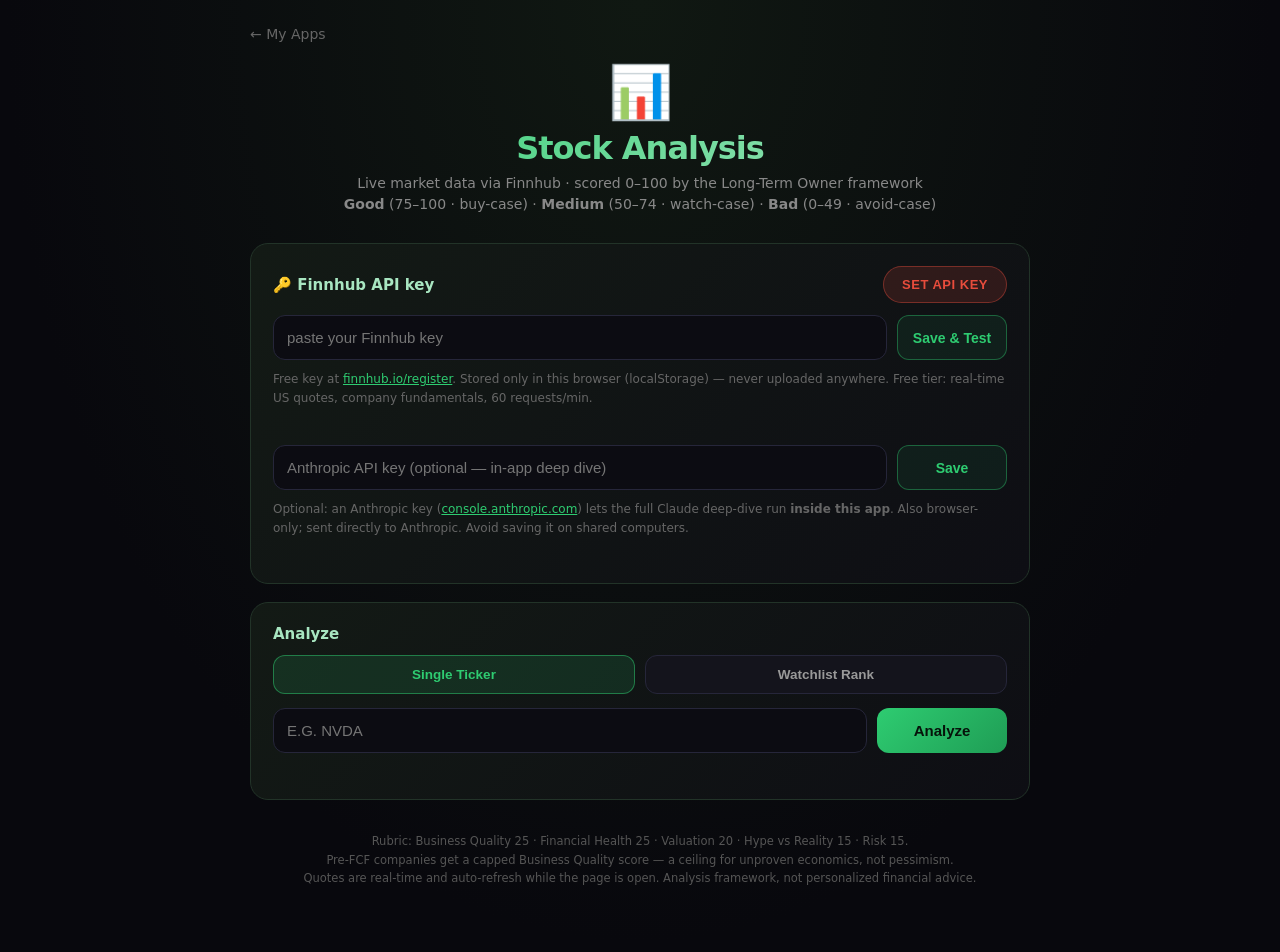
<file: stock-analyst/index.html>
<!DOCTYPE html>
<html lang="en">
<head>
  <meta charset="UTF-8">
  <meta name="viewport" content="width=device-width, initial-scale=1.0">
  <meta name="theme-color" content="#0a0a0a">
  <title>Stock Analysis</title>
  <style>
    *, *::before, *::after { box-sizing: border-box; margin: 0; padding: 0; }
    body {
      font-family: -apple-system, BlinkMacSystemFont, 'Segoe UI', system-ui, sans-serif;
      background: radial-gradient(ellipse at top, #101812 0%, #08080d 70%);
      color: #f0f0f0; min-height: 100dvh; padding: 24px 16px 64px;
    }
    .wrap { max-width: 780px; margin: 0 auto; }
    .back { display: inline-block; color: #666; text-decoration: none; font-size: 14px; margin-bottom: 20px; }
    .back:hover { color: #2ecc71; }
    header { text-align: center; margin-bottom: 28px; }
    header .icon { font-size: 52px; }
    header h1 {
      font-size: 32px; font-weight: 900; letter-spacing: -1px; margin-top: 6px;
      background: linear-gradient(135deg, #2ecc71, #a8e6c1);
      -webkit-background-clip: text; -webkit-text-fill-color: transparent; background-clip: text;
    }
    header p { color: #888; font-size: 14px; margin-top: 6px; line-height: 1.5; }
    .card {
      background: linear-gradient(135deg, #131a15 0%, #0e0e14 100%);
      border: 1px solid #223328; border-radius: 18px; padding: 22px; margin-bottom: 18px;
    }
    .card h2 { font-size: 15px; font-weight: 800; margin-bottom: 12px; color: #a8e6c1; }
    label { display: block; font-size: 12.5px; color: #888; margin-bottom: 6px; }
    input[type="text"], input[type="password"] {
      width: 100%; padding: 13px; border-radius: 12px; border: 1px solid #26263a;
      background: #0c0c12; color: #f0f0f0; font-size: 15px;
    }
    input:focus { outline: none; border-color: rgba(46,204,113,0.6); }
    .row { display: flex; gap: 10px; }
    .row > * { flex: 1; }
    button.primary {
      padding: 13px; border: none; border-radius: 12px;
      background: linear-gradient(135deg, #2ecc71, #1f9d55); color: #06130a;
      font-size: 15px; font-weight: 800; cursor: pointer;
    }
    button.ghost {
      padding: 13px; border-radius: 12px; border: 1px solid rgba(46,204,113,0.4);
      background: rgba(46,204,113,0.08); color: #2ecc71; font-size: 14px; font-weight: 700; cursor: pointer;
    }
    button:active { transform: scale(0.99); }
    .hint { font-size: 12px; color: #666; margin-top: 10px; line-height: 1.55; }
    .hint a { color: #2ecc71; }
    .status { font-size: 12.5px; margin-top: 8px; min-height: 16px; }
    .status.ok { color: #2ecc71; } .status.err { color: #e74c3c; }
    #keycard.collapsed .keybody { display: none; }
    #keycard .keyhead { display: flex; justify-content: space-between; align-items: center; cursor: pointer; gap: 10px; }
    #keycard .keyhead h2 { margin: 0; }
    #livebtn {
      border: none; border-radius: 24px; padding: 10px 18px; font-size: 13px; font-weight: 800;
      letter-spacing: 0.5px; cursor: pointer; white-space: nowrap; transition: all 0.25s ease;
    }
    #livebtn.off      { background: rgba(231,76,60,0.15); color: #e74c3c; border: 1px solid rgba(231,76,60,0.4); }
    #livebtn.checking { background: rgba(241,196,15,0.12); color: #f1c40f; border: 1px solid rgba(241,196,15,0.35); }
    #livebtn.live {
      background: linear-gradient(135deg, #2ecc71, #1f9d55); color: #06130a;
      border: 1px solid #2ecc71; box-shadow: 0 0 18px rgba(46,204,113,0.35);
    }
    #livebtn.live .live-dot { background: #06130a; }
    #result { display: none; }
    .quote-head { display: flex; justify-content: space-between; align-items: flex-start; flex-wrap: wrap; gap: 8px; }
    .quote-head .nm { font-size: 20px; font-weight: 800; }
    .quote-head .sub { color: #888; font-size: 12.5px; margin-top: 3px; }
    .quote-head .px { font-size: 30px; font-weight: 900; text-align: right; }
    .quote-head .chg { font-size: 14px; font-weight: 700; text-align: right; }
    .up { color: #2ecc71; } .down { color: #e74c3c; }
    .live-dot { display: inline-block; width: 7px; height: 7px; border-radius: 50%; background: #2ecc71; margin-right: 5px; animation: pulse 1.6s infinite; vertical-align: 1px; }
    @keyframes pulse { 0%,100% { opacity: 1; } 50% { opacity: 0.25; } }
    .verdict {
      margin-top: 18px; border-radius: 14px; padding: 18px; text-align: center;
    }
    .verdict .big { font-size: 26px; font-weight: 900; letter-spacing: 0.5px; }
    .verdict .score { font-size: 14px; font-weight: 700; opacity: 0.85; margin-top: 4px; }
    .verdict .why { font-size: 13px; margin-top: 8px; opacity: 0.8; line-height: 1.5; }
    .verdict.good  { background: rgba(46,204,113,0.13); border: 1px solid rgba(46,204,113,0.45); color: #2ecc71; }
    .verdict.medium{ background: rgba(241,196,15,0.10); border: 1px solid rgba(241,196,15,0.4); color: #f1c40f; }
    .verdict.bad   { background: rgba(231,76,60,0.10); border: 1px solid rgba(231,76,60,0.4); color: #e74c3c; }
    .bar-row { margin-bottom: 12px; }
    .bar-row .t { display: flex; justify-content: space-between; font-size: 13px; margin-bottom: 5px; }
    .bar-row .t b { color: #ddd; } .bar-row .t span { color: #7aa88b; font-weight: 700; }
    .bar { height: 8px; border-radius: 6px; background: #1a241d; overflow: hidden; }
    .bar i { display: block; height: 100%; border-radius: 6px; background: linear-gradient(90deg, #1f9d55, #2ecc71); }
    .bar-row .j { font-size: 11.5px; color: #777; margin-top: 4px; line-height: 1.45; }
    table { width: 100%; border-collapse: collapse; font-size: 13px; }
    td, th { padding: 8px 6px; border-bottom: 1px solid #1d2b22; text-align: left; }
    td:last-child { text-align: right; color: #cde5d5; font-variant-numeric: tabular-nums; }
    th { color: #7aa88b; font-size: 11.5px; text-transform: uppercase; letter-spacing: 0.5px; }
    .na { color: #665; font-style: italic; }
    #ranktable td:first-child { font-weight: 800; }
    .v-good { color: #2ecc71; font-weight: 700; } .v-medium { color: #f1c40f; font-weight: 700; } .v-bad { color: #e74c3c; font-weight: 700; }
    .footer { text-align: center; color: #555; font-size: 11.5px; margin-top: 32px; line-height: 1.6; }
    .modes { display: flex; gap: 10px; margin-bottom: 14px; }
    .modes button {
      flex: 1; padding: 11px; border-radius: 12px; border: 1px solid #26263a;
      background: #14141c; color: #999; font-size: 13.5px; font-weight: 700; cursor: pointer;
    }
    .modes button.active { background: rgba(46,204,113,0.13); border-color: rgba(46,204,113,0.5); color: #2ecc71; }
    #deep { margin-top: 12px; }
    .md {
      margin-top: 14px; padding: 16px; border-radius: 12px; background: #0c0c12;
      border: 1px solid #1d2b22; font-size: 13.5px; line-height: 1.65; color: #ccc;
      overflow-x: auto;
    }
    .md h1, .md h2, .md h3 { color: #a8e6c1; margin: 14px 0 6px; line-height: 1.3; }
    .md h1 { font-size: 17px; } .md h2 { font-size: 15px; } .md h3 { font-size: 13.5px; }
    .md p { margin: 8px 0; }
    .md table { margin: 10px 0; font-size: 12.5px; }
    .md li { margin: 4px 0 4px 18px; }
    .md strong { color: #eee; }
    .md hr { border: none; border-top: 1px solid #1d2b22; margin: 12px 0; }
  </style>
</head>
<body>
<div class="wrap">
  <a class="back" href="../index.html">← My Apps</a>

  <header>
    <div class="icon">📊</div>
    <h1>Stock Analysis</h1>
    <p>Live market data via Finnhub · scored 0–100 by the Long-Term Owner framework<br>
       <b>Good</b> (75–100 · buy-case) · <b>Medium</b> (50–74 · watch-case) · <b>Bad</b> (0–49 · avoid-case)</p>
  </header>

  <div class="card collapsed" id="keycard">
    <div class="keyhead" onclick="toggleKey()">
      <h2>🔑 Finnhub API key</h2>
      <button id="livebtn" class="off" onclick="event.stopPropagation(); onLiveClick()">SET API KEY</button>
    </div>
    <div class="keybody">
      <div class="row" style="margin-top:12px">
        <input type="password" id="apikey" placeholder="paste your Finnhub key" autocomplete="off">
        <button class="ghost" style="flex:0 0 110px" onclick="saveKey()">Save & Test</button>
      </div>
      <p class="hint">Free key at <a href="https://finnhub.io/register" target="_blank" rel="noopener">finnhub.io/register</a>.
        Stored only in this browser (localStorage) — never uploaded anywhere.
        Free tier: real-time US quotes, company fundamentals, 60 requests/min.</p>
      <p class="status" id="keystatus"></p>
      <div class="row" style="margin-top:14px">
        <input type="password" id="anthkey" placeholder="Anthropic API key (optional — in-app deep dive)" autocomplete="off">
        <button class="ghost" style="flex:0 0 110px" onclick="saveAnthKey()">Save</button>
      </div>
      <p class="hint">Optional: an Anthropic key (<a href="https://console.anthropic.com" target="_blank" rel="noopener">console.anthropic.com</a>)
        lets the full Claude deep-dive run <b>inside this app</b>. Also browser-only; sent directly to Anthropic.
        Avoid saving it on shared computers.</p>
      <p class="status" id="anthstatus"></p>
    </div>
  </div>

  <div class="card">
    <h2>Analyze</h2>
    <div class="modes">
      <button id="m-single" class="active" onclick="setMode('single')">Single Ticker</button>
      <button id="m-watch" onclick="setMode('watch')">Watchlist Rank</button>
    </div>
    <div class="row">
      <input type="text" id="tickers" placeholder="e.g. NVDA" autocomplete="off" style="text-transform:uppercase"
             onkeydown="if(event.key==='Enter')analyze()">
      <button class="primary" style="flex:0 0 130px" onclick="analyze()">Analyze</button>
    </div>
    <p class="status" id="runstatus"></p>
  </div>

  <div class="card" id="result">
    <div class="quote-head">
      <div>
        <div class="nm" id="r-name">—</div>
        <div class="sub" id="r-sub">—</div>
      </div>
      <div>
        <div class="px" id="r-price">—</div>
        <div class="chg" id="r-chg"><span class="live-dot"></span>—</div>
      </div>
    </div>

    <div class="verdict" id="r-verdict">
      <div class="big" id="r-verdict-big">—</div>
      <div class="score" id="r-verdict-score">—</div>
      <div class="why" id="r-verdict-why">—</div>
    </div>

    <h2 style="margin-top:20px">Score breakdown</h2>
    <div id="r-bars"></div>

    <h2 style="margin-top:18px">Key numbers (Finnhub, TTM / latest quarter)</h2>
    <table id="r-metrics"></table>

    <button class="primary" id="deep" style="width:100%;margin-top:12px" onclick="showDeepDive()">Deep dive — explain this in detail →</button>
    <div id="deepout" class="md" style="display:none"></div>
    <p class="status" id="deepstatus"></p>
    <button class="ghost" id="aideep" style="width:100%;display:none;margin-top:10px" onclick="runDeepDive()">Ask Claude for a second opinion →</button>
    <div id="aiout" class="md" style="display:none"></div>
  </div>

  <div class="card" id="rankcard" style="display:none">
    <h2>Watchlist ranking</h2>
    <table id="ranktable"></table>
    <p class="hint">Tap Analyze with a single ticker for the full breakdown of any name.</p>
  </div>

  <div class="footer">
    Rubric: Business Quality 25 · Financial Health 25 · Valuation 20 · Hype vs Reality 15 · Risk 15.<br>
    Pre-FCF companies get a capped Business Quality score — a ceiling for unproven economics, not pessimism.<br>
    Quotes are real-time and auto-refresh while the page is open. Analysis framework, not personalized financial advice.
  </div>
</div>

<script>
const KEY_NEW = 'stockAnalysisFinnhubKey';
const KEY_OLD = 'signalScoutFinnhubKey';       // reuse Signal Scout's saved key if present
const BASE = 'https://finnhub.io/api/v1';
let mode = 'single';
let quoteTimer = null;
let lastAnalysis = null;

function getKey() { return localStorage.getItem(KEY_NEW) || localStorage.getItem(KEY_OLD) || ''; }
function toggleKey() { document.getElementById('keycard').classList.toggle('collapsed'); }

function setLiveBtn(state, text) {
  const b = document.getElementById('livebtn');
  b.className = state;
  b.innerHTML = state === 'live' ? '<span class="live-dot"></span>' + text : text;
}

// Green means genuinely live: a real quote just came back on this key.
async function checkLive() {
  if (!getKey()) {
    setLiveBtn('off', 'SET API KEY');
    document.getElementById('keycard').classList.remove('collapsed');
    return false;
  }
  setLiveBtn('checking', 'CONNECTING…');
  try {
    const q = await fj(`/quote?symbol=AAPL`);
    if (q && q.c) { setLiveBtn('live', 'LIVE TO MARKET'); return true; }
  } catch (e) {}
  setLiveBtn('off', 'OFFLINE — CHECK KEY');
  document.getElementById('keycard').classList.remove('collapsed');
  return false;
}

function onLiveClick() {
  if (document.getElementById('livebtn').className === 'live') toggleKey();
  else { document.getElementById('keycard').classList.remove('collapsed'); checkLive(); }
}

async function saveKey() {
  const k = document.getElementById('apikey').value.trim();
  const st = document.getElementById('keystatus');
  if (!k) { st.textContent = 'Paste a key first.'; st.className = 'status err'; return; }
  st.textContent = 'Testing…'; st.className = 'status';
  setLiveBtn('checking', 'CONNECTING…');
  try {
    const q = await fj(`/quote?symbol=AAPL`, k);
    if (q && q.c) {
      localStorage.setItem(KEY_NEW, k);
      st.textContent = `Key works — AAPL quoting at $${q.c}. Saved to this browser.`; st.className = 'status ok';
      setLiveBtn('live', 'LIVE TO MARKET');
      document.getElementById('keycard').classList.add('collapsed');
    } else {
      st.textContent = 'Key rejected by Finnhub — check it and try again.'; st.className = 'status err';
      setLiveBtn('off', 'OFFLINE — CHECK KEY');
    }
  } catch (e) {
    st.textContent = 'Could not reach Finnhub: ' + e.message; st.className = 'status err';
    setLiveBtn('off', 'OFFLINE — CHECK KEY');
  }
}

async function fj(path, key) {
  const sep = path.includes('?') ? '&' : '?';
  const r = await fetch(BASE + path + sep + 'token=' + encodeURIComponent(key || getKey()));
  if (r.status === 401) throw new Error('bad API key');
  if (r.status === 429) throw new Error('rate limit hit (60/min) — wait a minute');
  if (!r.ok) throw new Error('HTTP ' + r.status);
  return r.json();
}

function setMode(m) {
  mode = m;
  document.getElementById('m-single').classList.toggle('active', m === 'single');
  document.getElementById('m-watch').classList.toggle('active', m === 'watch');
  document.getElementById('tickers').placeholder = m === 'single' ? 'e.g. NVDA' : 'e.g. NVDA, CRWV, RKLB, ASTS';
}

/* ---------- scoring (Long-Term Owner framework rubric) ---------- */
const fmtB = v => v == null ? null : (Math.abs(v) >= 1e6 ? '$' + (v/1e6).toFixed(2) + 'T' : Math.abs(v) >= 1e3 ? '$' + (v/1e3).toFixed(1) + 'B' : '$' + v.toFixed(0) + 'M');
const pct = v => v == null ? null : v.toFixed(1) + '%';
const num = v => (typeof v === 'number' && isFinite(v)) ? v : null;

function tier(v, cuts, pts) {           // v >= cuts[i] → pts[i]; else last
  if (v == null) return null;
  for (let i = 0; i < cuts.length; i++) if (v >= cuts[i]) return pts[i];
  return pts[pts.length - 1];
}

function scoreStock(m, q) {
  const gm = num(m.grossMarginTTM), om = num(m.operatingMarginTTM), nm = num(m.netProfitMarginTTM);
  const roe = num(m.roeTTM), grow = num(m.revenueGrowthTTMYoy);
  const de = num(m['totalDebt/totalEquityQuarterly']), cr = num(m.currentRatioQuarterly);
  const pe = num(m.peTTM), ps = num(m.psTTM), pfcf = num(m.pfcfShareTTM);
  const beta = num(m.beta), hi52 = num(m['52WeekHigh']);
  const fcfPositive = pfcf != null && pfcf > 0;
  const missing = [];

  // Business Quality (25) — capped at 15 when FCF-negative/unproven
  let bqMax = 25, bqCapNote = '';
  if (!fcfPositive) { bqMax = 15; bqCapNote = ' Capped at 15: no positive free cash flow yet — ceiling reflects unproven economics.'; }
  let bq = 0, bqParts = 0;
  const bqAdd = (v, cuts, pts, w) => { const s = tier(v, cuts, pts); if (s != null) { bq += s * w; bqParts += w; } };
  bqAdd(gm,   [60,40,25,10], [1,0.75,0.5,0.25,0], 0.32);
  bqAdd(om,   [25,15,5,0],   [1,0.75,0.45,0.25,0], 0.28);
  bqAdd(roe,  [20,10,0],     [1,0.7,0.4,0], 0.2);
  bqAdd(grow, [25,10,0],     [1,0.7,0.4,0], 0.2);
  const bqScore = bqParts ? Math.round(bq / bqParts * bqMax) : null;
  if (bqScore == null) missing.push('margins/growth');

  // Financial Health (25)
  let fh = 0, fhParts = 0;
  const fhAdd = (v, cuts, pts, w) => { const s = tier(v, cuts, pts); if (s != null) { fh += s * w; fhParts += w; } };
  fhAdd(de != null ? -de : null, [-0.3,-0.7,-1.5,-3], [1,0.75,0.5,0.25,0], 0.32); // lower D/E better
  fhAdd(cr,  [2,1.2,1],  [1,0.8,0.5,0], 0.2);
  fhAdd(nm,  [15,5,0,-10],[1,0.75,0.5,0.2,0], 0.24);
  if (pfcf != null) { fh += (fcfPositive ? 1 : 0) * 0.24; fhParts += 0.24; }
  const fhScore = fhParts ? Math.round(fh / fhParts * 25) : null;
  if (de == null) missing.push('debt/equity');

  // Valuation (20)
  let val = 0, valParts = 0;
  const growAdj = (ps != null && grow != null && grow > 0) ? ps / grow : null;
  const vAdd = (v, cuts, pts, w) => { const s = tier(v, cuts, pts); if (s != null) { val += s * w; valParts += w; } };
  vAdd(pe != null && pe > 0 ? -pe : null, [-15,-25,-40,-60], [1,0.8,0.55,0.3,0.1], 0.35);
  vAdd(ps != null ? -ps : null, [-2,-5,-10,-20], [1,0.75,0.5,0.25,0.1], 0.3);
  vAdd(growAdj != null ? -growAdj : null, [-0.3,-0.6,-1,-2], [1,0.7,0.5,0.3,0.1], 0.35);
  const valScore = valParts ? Math.round(val / valParts * 20) : null;
  if (pe == null && ps == null) missing.push('valuation multiples');

  // Hype vs Reality (15)
  let hy = 0, hyParts = 0;
  const real = (nm != null && nm > 0 ? 1 : 0) + (fcfPositive ? 1 : 0);
  if (nm != null || pfcf != null) { hy += (real === 2 ? 1 : real === 1 ? 0.5 : 0) * 0.4; hyParts += 0.4; }
  if (beta != null) { hy += tier(-beta, [-1.2,-1.8,-2.5], [1,0.6,0.3,0.1]) * 0.3; hyParts += 0.3; }
  if (hi52 != null && q && q.c) {
    const off = (hi52 - q.c) / hi52 * 100;
    hy += (off >= 10 && off <= 40 ? 1 : off < 10 ? 0.5 : 0.4) * 0.3; hyParts += 0.3;
  }
  const hyScore = hyParts ? Math.round(hy / hyParts * 15) : null;

  // Risk (15)
  let rk = 0, rkParts = 0;
  if (beta != null) { rk += tier(-beta, [-1,-1.5,-2], [1,0.7,0.4,0.2]) * 0.34; rkParts += 0.34; }
  if (de != null)   { rk += tier(-de, [-0.5,-1,-2], [1,0.7,0.4,0.1]) * 0.33; rkParts += 0.33; }
  if (nm != null)   { rk += tier(nm, [10,0,-20], [1,0.7,0.3,0.1]) * 0.33; rkParts += 0.33; }
  const rkScore = rkParts ? Math.round(rk / rkParts * 15) : null;

  const parts = [
    { name: 'Business Quality', score: bqScore, max: bqMax,
      why: `Gross margin ${pct(gm) ?? 'n/a'}, operating margin ${pct(om) ?? 'n/a'}, ROE ${pct(roe) ?? 'n/a'}, revenue growth ${pct(grow) ?? 'n/a'}.` + bqCapNote },
    { name: 'Financial Health', score: fhScore, max: 25,
      why: `Debt/equity ${de != null ? de.toFixed(2) : 'n/a'}, current ratio ${cr != null ? cr.toFixed(2) : 'n/a'}, net margin ${pct(nm) ?? 'n/a'}, free cash flow ${fcfPositive ? 'positive' : 'negative or unreported'}.` },
    { name: 'Valuation', score: valScore, max: 20,
      why: `P/E ${pe != null ? pe.toFixed(1) : 'n/a'}, P/S ${ps != null ? ps.toFixed(1) : 'n/a'}${growAdj != null ? ', P/S-to-growth ' + growAdj.toFixed(2) : ''}.` },
    { name: 'Hype vs Reality', score: hyScore, max: 15,
      why: real === 2 ? 'Backed by real profits and real cash flow — fundamentals, not narrative.'
         : real === 1 ? 'Partially proven — profitable on one measure but not both.'
         : 'Story stock: no profits and no positive cash flow yet. Thesis rests on the narrative.' },
    { name: 'Risk Profile', score: rkScore, max: 15,
      why: `Beta ${beta != null ? beta.toFixed(2) : 'n/a'}, leverage ${de != null ? de.toFixed(2) + 'x equity' : 'n/a'}, margin cushion ${pct(nm) ?? 'n/a'}.` },
  ];

  const scored = parts.filter(p => p.score != null);
  const got = scored.reduce((a, p) => a + p.score, 0);
  const avail = scored.reduce((a, p) => a + p.max, 0);
  // Require at least 60 of the 100 rubric points to be computable — thin data
  // yields "insufficient data", never a fake verdict.
  const total = avail >= 60 ? Math.round(got / avail * 100) : null;
  return { total, parts, missing, fcfPositive };
}

function verdictOf(total) {
  if (total == null) return { label: 'INSUFFICIENT DATA', cls: 'medium', band: 'not scoreable' };
  if (total >= 75) return { label: 'GOOD STOCK', cls: 'good', band: 'BUY-CASE · 75–100' };
  if (total >= 50) return { label: 'MEDIUM STOCK', cls: 'medium', band: 'WATCH-CASE · 50–74' };
  return { label: 'BAD STOCK', cls: 'bad', band: 'AVOID-CASE · 0–49' };
}

/* ---------- data fetch + render ---------- */
async function fetchAll(t) {
  const [quote, profile, metrics] = await Promise.all([
    fj(`/quote?symbol=${t}`),
    fj(`/stock/profile2?symbol=${t}`),
    fj(`/stock/metric?symbol=${t}&metric=all`),
  ]);
  if (!quote || !quote.c) throw new Error(`no data for "${t}" — check the ticker`);
  return { t, quote, profile: profile || {}, m: (metrics && metrics.metric) || {} };
}

async function analyze() {
  const st = document.getElementById('runstatus');
  if (!getKey()) { st.textContent = 'Set your Finnhub API key first (top card).'; st.className = 'status err';
    document.getElementById('keycard').classList.remove('collapsed'); return; }
  const raw = document.getElementById('tickers').value.trim();
  if (!raw) { document.getElementById('tickers').focus(); return; }
  const list = [...new Set(raw.split(/[,\s]+/).filter(Boolean).map(x => x.toUpperCase()))];
  st.textContent = 'Fetching live data…'; st.className = 'status';
  clearInterval(quoteTimer);
  try {
    if (mode === 'single' || list.length === 1) {
      const d = await fetchAll(list[0]);
      renderSingle(d);
      document.getElementById('rankcard').style.display = 'none';
      st.textContent = '';
    } else {
      const rows = [];
      for (const t of list) {                      // sequential — respects 60/min free tier
        st.textContent = `Fetching ${t}…`;
        try { const d = await fetchAll(t); rows.push({ t, d, s: scoreStock(d.m, d.quote) }); }
        catch (e) { rows.push({ t, err: e.message }); }
      }
      renderRank(rows);
      st.textContent = '';
    }
  } catch (e) { st.textContent = e.message; st.className = 'status err'; }
}

function renderSingle(d) {
  lastAnalysis = d;
  const { quote: q, profile: p, m } = d;
  const res = scoreStock(m, q);
  const v = verdictOf(res.total);

  document.getElementById('r-name').textContent = (p.name || d.t) + '  (' + d.t + ')';
  document.getElementById('r-sub').textContent =
    [p.finnhubIndustry, p.marketCapitalization ? fmtB(p.marketCapitalization) + ' market cap' : null, p.ipo ? 'IPO ' + p.ipo : null]
    .filter(Boolean).join(' · ');
  paintQuote(q);

  const vd = document.getElementById('r-verdict');
  vd.className = 'verdict ' + v.cls;
  document.getElementById('r-verdict-big').textContent = v.label;
  document.getElementById('r-verdict-score').textContent = res.total != null ? `${res.total}/100 · ${v.band}` : 'not enough reported data to score';
  document.getElementById('r-verdict-why').textContent =
    (res.missing.length ? `Missing data excluded from scoring: ${res.missing.join(', ')}. ` : '') +
    'Score is computed from live Finnhub fundamentals using the Long-Term Owner rubric.';

  document.getElementById('r-bars').innerHTML = res.parts.map(pt => pt.score == null ? '' : `
    <div class="bar-row">
      <div class="t"><b>${pt.name}</b><span>${pt.score}/${pt.max}</span></div>
      <div class="bar"><i style="width:${Math.round(pt.score / pt.max * 100)}%"></i></div>
      <div class="j">${pt.why}</div>
    </div>`).join('');

  const rows = [
    ['Revenue growth (TTM YoY)', pct(num(m.revenueGrowthTTMYoy))],
    ['Gross margin (TTM)', pct(num(m.grossMarginTTM))],
    ['Operating margin (TTM)', pct(num(m.operatingMarginTTM))],
    ['Net margin (TTM)', pct(num(m.netProfitMarginTTM))],
    ['Free cash flow', res.fcfPositive ? 'positive' : 'negative / unreported'],
    ['Debt / equity', num(m['totalDebt/totalEquityQuarterly'])?.toFixed(2)],
    ['Current ratio', num(m.currentRatioQuarterly)?.toFixed(2)],
    ['P/E (TTM)', num(m.peTTM)?.toFixed(1)],
    ['P/S (TTM)', num(m.psTTM)?.toFixed(1)],
    ['Beta', num(m.beta)?.toFixed(2)],
    ['52-week range', (num(m['52WeekLow']) != null && num(m['52WeekHigh']) != null) ? `$${m['52WeekLow'].toFixed(2)} – $${m['52WeekHigh'].toFixed(2)}` : null],
  ];
  document.getElementById('r-metrics').innerHTML =
    rows.map(([k, val]) => `<tr><td>${k}</td><td${val == null ? ' class="na"' : ''}>${val ?? 'not reported'}</td></tr>`).join('');

  document.getElementById('deepout').style.display = 'none';
  document.getElementById('deepout').innerHTML = '';
  document.getElementById('aiout').style.display = 'none';
  document.getElementById('aiout').innerHTML = '';
  document.getElementById('aideep').style.display = 'none';
  document.getElementById('deepstatus').textContent = '';
  document.getElementById('result').style.display = 'block';
  document.getElementById('result').scrollIntoView({ behavior: 'smooth' });

  quoteTimer = setInterval(async () => {          // real-time refresh while open
    try { const q2 = await fj(`/quote?symbol=${d.t}`); if (q2 && q2.c) paintQuote(q2); } catch (e) {}
  }, 15000);
}

function paintQuote(q) {
  document.getElementById('r-price').textContent = '$' + q.c.toFixed(2);
  const el = document.getElementById('r-chg');
  const up = (q.d ?? 0) >= 0;
  el.innerHTML = `<span class="live-dot"></span>${up ? '▲' : '▼'} ${Math.abs(q.d ?? 0).toFixed(2)} (${Math.abs(q.dp ?? 0).toFixed(2)}%) today`;
  el.className = 'chg ' + (up ? 'up' : 'down');
}

function renderRank(rows) {
  document.getElementById('result').style.display = 'none';
  const ok = rows.filter(r => !r.err).sort((a, b) => (b.s.total ?? -1) - (a.s.total ?? -1));
  const bad = rows.filter(r => r.err);
  const cls = t => t == null ? 'v-medium' : t >= 75 ? 'v-good' : t >= 50 ? 'v-medium' : 'v-bad';
  const word = t => t == null ? '—' : t >= 75 ? 'GOOD' : t >= 50 ? 'MEDIUM' : 'BAD';
  document.getElementById('ranktable').innerHTML =
    '<tr><th>#</th><th>Ticker</th><th>Price</th><th>Score</th><th>Verdict</th></tr>' +
    ok.map((r, i) => `<tr><td>${i + 1}</td><td>${r.t}</td><td>$${r.d.quote.c.toFixed(2)}</td>
      <td>${r.s.total ?? '—'}/100</td><td class="${cls(r.s.total)}">${word(r.s.total)}</td></tr>`).join('') +
    bad.map(r => `<tr><td>—</td><td>${r.t}</td><td colspan="3" class="na">${r.err}</td></tr>`).join('');
  const rc = document.getElementById('rankcard');
  rc.style.display = 'block';
  rc.scrollIntoView({ behavior: 'smooth' });
}

/* ---------- instant in-app deep dive (no key needed) ---------- */
// "What the company does" comes from Wikipedia's free summary API (no key,
// CORS-enabled). Falls back to the Finnhub industry label if unreachable.
const descCache = {};
async function companyDesc(d) {
  if (d.t in descCache) return descCache[d.t];
  let desc = null;
  try {
    const nm = (d.profile.name || d.t).replace(/\s+(Inc|Corp|Corporation|Ltd|PLC|Co|Company|Holdings|Group)\.?$/i, '');
    const s = await fetch('https://en.wikipedia.org/w/api.php?action=query&list=search&format=json&origin=*&srlimit=1&srsearch='
      + encodeURIComponent(nm + ' company')).then(r => r.json());
    const title = s?.query?.search?.[0]?.title;
    if (title) {
      const sum = await fetch('https://en.wikipedia.org/api/rest_v1/page/summary/' + encodeURIComponent(title))
        .then(r => r.ok ? r.json() : null);
      let ex = sum?.extract || null;
      if (ex && ex.length > 650) ex = ex.slice(0, 650).replace(/\s+\S*$/, '') + '…';
      if (ex) desc = ex + ' (Source: Wikipedia)';
    }
  } catch (e) {}
  descCache[d.t] = desc;
  return desc;
}

async function showDeepDive() {
  if (!lastAnalysis) return;
  const d = lastAnalysis;
  const btn = document.getElementById('deep');
  btn.textContent = 'Building deep dive…';
  const desc = await companyDesc(d);
  btn.textContent = 'Deep dive — explain this in detail →';
  const res = scoreStock(d.m, d.quote);
  const out = document.getElementById('deepout');
  out.innerHTML = mdLite(buildDeepReport(d, res, desc));
  out.style.display = 'block';
  if (localStorage.getItem(AKEY)) document.getElementById('aideep').style.display = 'block';
  out.scrollIntoView({ behavior: 'smooth' });
}

function buildDeepReport(d, res, desc) {
  const m = d.m, q = d.quote, p = d.profile;
  const gm = num(m.grossMarginTTM), om = num(m.operatingMarginTTM), nm = num(m.netProfitMarginTTM);
  const roe = num(m.roeTTM), grow = num(m.revenueGrowthTTMYoy);
  const de = num(m['totalDebt/totalEquityQuarterly']), cr = num(m.currentRatioQuarterly);
  const pe = num(m.peTTM), ps = num(m.psTTM), pfcf = num(m.pfcfShareTTM);
  const beta = num(m.beta), hi = num(m['52WeekHigh']), lo = num(m['52WeekLow']);
  const v = verdictOf(res.total);
  const name = p.name || d.t;
  const off = (hi && q.c) ? ((hi - q.c) / hi * 100) : null;
  const S = i => res.parts[i].score != null ? `${res.parts[i].score}/${res.parts[i].max}` : 'not scored (missing data)';
  const lines = [];

  lines.push(`# ${name} (${d.t}) — Deep Dive`);
  lines.push(`**${v.label} · ${res.total != null ? res.total + '/100' : 'insufficient data'} · ${v.band}**`);

  lines.push(`## What the company does`);
  lines.push(desc ||
    `${name} operates in the ${p.finnhubIndustry ? p.finnhubIndustry.toLowerCase() : 'unclassified'} industry. ` +
    `(A fuller business description wasn't reachable right now — the numbers below still tell you how the business behaves.)`);

  lines.push(`## What you own here`);
  lines.push(`${name} is a ${p.finnhubIndustry ? p.finnhubIndustry.toLowerCase() : ''} company` +
    (p.marketCapitalization ? ` valued at ${fmtB(p.marketCapitalization)}` : '') +
    (p.ipo ? `, public since ${p.ipo}` : '') +
    `. At $${q.c.toFixed(2)}, the stock is ` +
    (off == null ? 'trading without 52-week context available.' :
     off < 5 ? `right at its 52-week high of $${hi.toFixed(2)} — expectations are running hot.` :
     off <= 35 ? `${off.toFixed(0)}% below its 52-week high of $${hi.toFixed(2)} — off the peak but not distressed.` :
     `${off.toFixed(0)}% below its 52-week high of $${hi.toFixed(2)} — the market has seriously repriced this business. The question is whether the business broke or just the mood.`));

  lines.push(`## Business quality — ${S(0)}`);
  const gmTxt = gm == null ? 'Gross margin is not reported, which itself is a caution flag.' :
    gm > 60 ? `A ${gm.toFixed(0)}% gross margin is elite — customers pay far above cost, which usually signals genuine pricing power or a moat.` :
    gm > 40 ? `A ${gm.toFixed(0)}% gross margin is healthy — solid pricing power, though not monopoly-grade.` :
    gm > 25 ? `A ${gm.toFixed(0)}% gross margin says this is a competitive business — differentiation is limited and price wars hurt.` :
    `A ${gm.toFixed(0)}% gross margin is commodity territory — this company largely sells what others also sell.`;
  const growTxt = grow == null ? '' :
    grow > 25 ? ` Revenue growing ${grow.toFixed(0)}% a year is genuine hypergrowth — the key question is durability.` :
    grow > 10 ? ` Revenue growth of ${grow.toFixed(0)}% is solid — compounding, not exploding.` :
    grow > 0 ? ` Revenue growth of ${grow.toFixed(1)}% is slow — this is a mature business; the return must come from cash generation, not expansion.` :
    ` Revenue is shrinking (${grow.toFixed(1)}%) — a long-term owner needs a clear reason this reverses.`;
  const roeTxt = roe == null ? '' :
    roe > 20 ? ` Return on equity of ${roe.toFixed(0)}% means management turns retained profits into more profits at an excellent rate.` :
    roe > 0 ? ` Return on equity of ${roe.toFixed(0)}% is acceptable but unremarkable.` :
    ` Negative return on equity: the business currently destroys shareholder capital rather than compounding it.`;
  lines.push(gmTxt + growTxt + roeTxt + (res.parts[0].max === 15 ?
    ' **Note:** this score is capped at 15 because the company has no proven positive free cash flow — the framework refuses to call unproven economics high-quality, no matter how exciting the story.' : ''));

  lines.push(`## Financial health — ${S(1)}`);
  const deTxt = de == null ? 'Debt levels are unreported.' :
    de < 0.3 ? `With debt at just ${de.toFixed(2)}x equity, this balance sheet is a fortress — the company controls its own destiny.` :
    de < 1 ? `Debt of ${de.toFixed(2)}x equity is manageable — leverage exists but isn't in charge.` :
    de < 2 ? `Debt of ${de.toFixed(2)}x equity is heavy — a downturn or rate spike would squeeze this company before it squeezed its lenders.` :
    `Debt of ${de.toFixed(2)}x equity means creditors effectively own more of this business than shareholders do. Equity holders get paid last.`;
  const fcfTxt = pfcf == null ? ' Free cash flow is unreported — treat survivability as unproven.' :
    pfcf > 0 ? ' The company generates positive free cash flow, meaning it can fund itself without begging markets for money — the single most important survival trait.' :
    ' Free cash flow is negative: this company consumes cash and must keep raising it through debt or dilution. You are funding the growth, one way or another.';
  const crTxt = cr == null ? '' : cr < 1 ? ` A current ratio of ${cr.toFixed(2)} means short-term obligations exceed short-term assets — liquidity is tight.` : '';
  lines.push(deTxt + fcfTxt + crTxt);

  lines.push(`## Valuation — ${S(2)}`);
  const peTxt = pe == null || pe <= 0 ? 'There is no meaningful P/E because the company has no profits to price — valuation rests entirely on the future.' :
    pe < 15 ? `At ${pe.toFixed(0)}x earnings, the market expects little — decent results alone could re-rate this stock.` :
    pe < 25 ? `At ${pe.toFixed(0)}x earnings, this is priced around market-average expectations.` :
    pe < 45 ? `At ${pe.toFixed(0)}x earnings, the market has already paid for years of strong execution — flawless delivery is the baseline, not the upside.` :
    `At ${pe.toFixed(0)}x earnings, perfection is priced in. Even good news may not move it; bad news definitely will.`;
  const psg = (ps != null && grow != null && grow > 0) ? ps / grow : null;
  const psgTxt = psg == null ? '' :
    psg < 0.4 ? ` Relative to its growth rate, though, the multiple is actually cheap (${ps.toFixed(1)}x sales against ${grow.toFixed(0)}% growth).` :
    psg < 1 ? ` Against its ${grow.toFixed(0)}% growth, the ${ps.toFixed(1)}x sales multiple is defensible.` :
    ` The ${ps.toFixed(1)}x sales multiple is rich for ${grow.toFixed(0)}% growth — growth must accelerate to justify the price.`;
  lines.push(peTxt + psgTxt);

  lines.push(`## Hype vs reality — ${S(3)}`);
  const realProfit = nm != null && nm > 0, realFcf = pfcf != null && pfcf > 0;
  lines.push(realProfit && realFcf ?
    'This is a real business: actual profits and actual cash flow. If nobody ever talked about this stock again, the fundamentals would still be there. The thesis survives a 40% drop — you would own the same cash machine, cheaper.' :
    realProfit || realFcf ?
    'Half proven: the company clears one bar (profits or cash flow) but not both. Some of today\'s price is fundamentals; some is narrative. A 40% drop would test which half you actually own.' :
    'This is a story stock. No profits, no positive cash flow — the price is a bet on a future that hasn\'t arrived. If the stock dropped 40%, the thesis would rest entirely on your conviction in the narrative, because the numbers wouldn\'t catch you.');

  lines.push(`## Risks and sell triggers — ${S(4)}`);
  const risks = [];
  if (de != null && de > 1.5) risks.push(`- **Leverage.** At ${de.toFixed(1)}x equity, debt is the biggest single threat. **What would make you sell:** debt/equity rising further, or any refinancing done at clearly worse terms than the last one.`);
  if (nm != null && nm < 0) risks.push(`- **No profits.** Losses are tolerable only while shrinking. **What would make you sell:** net margin failing to improve for two consecutive quarters.`);
  if (pfcf != null && pfcf <= 0) risks.push(`- **Cash burn.** The company needs external money to operate. **What would make you sell:** a dilutive equity raise after a big stock decline — that's funding desperation, and you pay for it.`);
  if ((pe != null && pe > 45) || (ps != null && ps > 10)) risks.push(`- **Expectations risk.** The multiple assumes sustained excellence. **What would make you sell:** revenue growth decelerating below ${grow != null ? Math.max(5, Math.round(grow / 2)) : 10}% while the valuation stays elevated.`);
  if (beta != null && beta > 1.8) risks.push(`- **Volatility.** Beta of ${beta.toFixed(1)} means this stock moves nearly twice the market — fine if you won't be shaken out, dangerous if you will. **What would make you sell:** nothing price-based — but don't own it with money you need soon.`);
  if (cr != null && cr < 1.2) risks.push(`- **Liquidity.** Current ratio of ${cr.toFixed(2)} leaves little short-term cushion. **What would make you sell:** current ratio dropping below 1.0.`);
  if (gm != null && gm < 25) risks.push(`- **No moat.** Thin gross margins invite competition forever. **What would make you sell:** gross margin compressing below ${Math.max(5, Math.round(gm - 5))}%.`);
  if (risks.length < 3) risks.push(`- **Execution risk.** Every quarter is a referendum on management. **What would make you sell:** two consecutive quarters missing the company's own guidance.`);
  if (risks.length < 3) risks.push(`- **Market risk.** A broad de-rating hits every multiple. **What would make you sell:** nothing — if the business stays intact, a market selloff is a buying condition, not a selling one.`);
  lines.push(risks.join('\n'));

  lines.push(`## What to watch next`);
  lines.push(`The next quarterly report. Check three numbers against today's baseline: revenue growth (now ${grow != null ? grow.toFixed(0) + '%' : 'unreported'}), ` +
    `${nm != null ? `net margin (now ${nm.toFixed(1)}%)` : 'whether net margin turns positive'}, and ` +
    `${de != null ? `debt/equity (now ${de.toFixed(2)})` : 'total debt'}. Re-run this analysis after earnings — the score updates with the data.`);
  lines.push(`---`);
  lines.push(`Generated in-app from live Finnhub data (${new Date().toLocaleString()}). Analysis framework, not personalized financial advice.`);
  return lines.join('\n\n');
}

/* ---------- optional Claude second opinion ---------- */
const AKEY = 'stockAnalysisAnthropicKey';

function saveAnthKey() {
  const k = document.getElementById('anthkey').value.trim();
  const st = document.getElementById('anthstatus');
  if (!k) { st.textContent = 'Paste a key first.'; st.className = 'status err'; return; }
  localStorage.setItem(AKEY, k);
  st.textContent = 'Saved to this browser. It will be validated on your first deep dive.';
  st.className = 'status ok';
}

// Minimal markdown renderer: headers, bold, tables, lists, hr. HTML-escaped first.
function mdLite(src) {
  const esc = s => s.replace(/&/g, '&amp;').replace(/</g, '&lt;').replace(/>/g, '&gt;');
  const inline = s => esc(s).replace(/\*\*([^*]+)\*\*/g, '<strong>$1</strong>');
  const lines = src.split('\n');
  let html = '', inTable = false, inList = false, para = [];
  const flushPara = () => { if (para.length) { html += '<p>' + para.map(inline).join('<br>') + '</p>'; para = []; } };
  const close = () => { if (inTable) { html += '</table>'; inTable = false; } if (inList) { html += '</ul>'; inList = false; } };
  for (const ln of lines) {
    const t = ln.trim();
    if (/^\|(.+)\|$/.test(t)) {
      flushPara(); if (inList) { html += '</ul>'; inList = false; }
      if (/^\|[\s:|-]+\|$/.test(t)) continue;                    // separator row
      const cells = t.slice(1, -1).split('|').map(c => inline(c.trim()));
      if (!inTable) { html += '<table><tr>' + cells.map(c => '<th>' + c + '</th>').join('') + '</tr>'; inTable = true; }
      else html += '<tr>' + cells.map(c => '<td>' + c + '</td>').join('') + '</tr>';
      continue;
    }
    if (inTable) { html += '</table>'; inTable = false; }
    const h = t.match(/^(#{1,3})\s+(.*)/);
    if (h) { flushPara(); close(); html += `<h${h[1].length}>${inline(h[2])}</h${h[1].length}>`; continue; }
    if (/^[-*]\s+/.test(t)) { flushPara(); if (!inList) { html += '<ul>'; inList = true; } html += '<li>' + inline(t.replace(/^[-*]\s+/, '')) + '</li>'; continue; }
    if (/^---+$/.test(t)) { flushPara(); close(); html += '<hr>'; continue; }
    if (t === '') { flushPara(); close(); continue; }
    para.push(t);
  }
  flushPara(); close();
  return html;
}

let deepRunning = false;
async function runDeepDive() {
  if (!lastAnalysis || deepRunning) return;
  const st = document.getElementById('deepstatus');
  const out = document.getElementById('aiout');
  const btn = document.getElementById('aideep');
  const ak = localStorage.getItem(AKEY);
  if (!ak) return;

  deepRunning = true;
  btn.textContent = 'Claude is analyzing… (streams in below)';
  out.style.display = 'block'; out.innerHTML = ''; st.textContent = ''; st.className = 'status';

  let framework = null;
  try { const r = await fetch('./SYSTEM_PROMPT.md'); if (r.ok) framework = await r.text(); } catch (e) {}
  framework = framework || 'You are a long-term owner-mindset stock analyst. Score 0-100 across Business Quality (25), Financial Health (25), Valuation (20), Hype vs Reality (15), Risk (15); verdict BUY-CASE 75+, WATCH-CASE 50-74, AVOID-CASE below 50, with sell triggers per risk.';

  const d = lastAnalysis;
  const live = {
    as_of: new Date().toISOString(),
    quote: d.quote, profile: d.profile, metrics_ttm: d.m,
  };
  const userMsg =
    `Analyze ${d.t} using the full single-ticker output format.\n\n` +
    `You are running inside an app with no web access, so instead of web search use the LIVE market data below ` +
    `(pulled from Finnhub seconds ago) as your verified current-price/fundamentals source, plus your own knowledge ` +
    `of the company's filings. Label anything you cannot support with either source [UNVERIFIED] per the data rules, ` +
    `and note your knowledge cutoff where it matters.\n\n` +
    `LIVE DATA (Finnhub, ${new Date().toLocaleString()}):\n${JSON.stringify(live, null, 1)}`;

  try {
    const resp = await fetch('https://api.anthropic.com/v1/messages', {
      method: 'POST',
      headers: {
        'content-type': 'application/json',
        'x-api-key': ak,
        'anthropic-version': '2023-06-01',
        'anthropic-dangerous-direct-browser-access': 'true',
      },
      body: JSON.stringify({
        model: 'claude-opus-4-8',
        max_tokens: 8000,
        stream: true,
        thinking: { type: 'adaptive' },
        system: framework,
        messages: [{ role: 'user', content: userMsg }],
      }),
    });
    if (!resp.ok) {
      let msg = 'HTTP ' + resp.status;
      try { const e = await resp.json(); msg = e.error?.message || msg; } catch (_) {}
      if (resp.status === 401) msg = 'Anthropic key rejected — check it in the top card.';
      throw new Error(msg);
    }

    const reader = resp.body.getReader();
    const dec = new TextDecoder();
    let buf = '', text = '';
    while (true) {
      const { done, value } = await reader.read();
      if (done) break;
      buf += dec.decode(value, { stream: true });
      const lines = buf.split('\n'); buf = lines.pop();
      for (const ln of lines) {
        if (!ln.startsWith('data: ')) continue;
        let ev; try { ev = JSON.parse(ln.slice(6)); } catch (_) { continue; }
        if (ev.type === 'content_block_delta' && ev.delta?.type === 'text_delta') {
          text += ev.delta.text;
          out.innerHTML = mdLite(text);
        } else if (ev.type === 'error') {
          throw new Error(ev.error?.message || 'stream error');
        }
      }
    }
    if (!text) throw new Error('empty response — try again');
    st.textContent = 'Second opinion complete.'; st.className = 'status ok';
  } catch (e) {
    st.textContent = 'Claude second opinion failed: ' + e.message; st.className = 'status err';
  } finally {
    deepRunning = false;
    btn.textContent = 'Ask Claude for a second opinion →';
  }
}

function copyDeepDive() {
  if (!lastAnalysis) return;
  fetch('./SYSTEM_PROMPT.md').then(r => r.ok ? r.text() : Promise.reject()).catch(() => null).then(fw => {
    const text = (fw || 'Use the Long-Term Owner Stock Analyst framework from stock-analyst/SYSTEM_PROMPT.md.') +
      `\n\n---\n\nToday's request: Analyze ${lastAnalysis.t} using the full single-ticker output format. ` +
      `Use web search to pull the current price, market cap, and latest official filings before scoring.`;
    navigator.clipboard.writeText(text).then(() => {
      const st = document.getElementById('deepstatus');
      st.textContent = 'Prompt copied — paste into a Claude chat with web search on.';
      st.className = 'status ok';
      setTimeout(() => { st.textContent = ''; }, 3000);
    });
  });
}

checkLive();
</script>
</body>
</html>
</file>
<file: brain-trust/style.css>
/* ── Reset ── */
*, *::before, *::after { box-sizing: border-box; margin: 0; padding: 0; }
html, body { height: 100%; }
body {
  font-family: -apple-system, BlinkMacSystemFont, "Segoe UI", Roboto, "Helvetica Neue", Arial, sans-serif;
  background: #0a0a0f;
  color: #e8e8ee;
  font-size: 14px;
  overflow: hidden;
}
button { font-family: inherit; cursor: pointer; border: none; background: none; color: inherit; }
input, textarea { font-family: inherit; }

/* ── Layout ── */
#app {
  display: grid;
  grid-template-columns: 280px 1fr;
  height: 100vh;
}

/* ── Sidebar ── */
#sidebar {
  background: linear-gradient(180deg, #0d0d14 0%, #08080d 100%);
  border-right: 1px solid #1f1f2e;
  overflow-y: auto;
  padding: 18px 14px;
  display: flex;
  flex-direction: column;
  gap: 22px;
}

.brand {
  display: flex;
  align-items: center;
  gap: 12px;
  padding-bottom: 14px;
  border-bottom: 1px solid #1a1a26;
}
.brand-logo {
  font-size: 32px;
  filter: drop-shadow(0 0 12px rgba(255, 200, 0, 0.5));
}
.brand-name {
  font-size: 18px;
  font-weight: 800;
  letter-spacing: -0.3px;
  background: linear-gradient(135deg, #ffd700, #ff8c00);
  -webkit-background-clip: text;
  -webkit-text-fill-color: transparent;
  background-clip: text;
}
.brand-sub {
  font-size: 11px;
  color: #6b6b80;
  margin-top: 2px;
}

.side-section { display: flex; flex-direction: column; gap: 8px; }
.side-label {
  font-size: 10px;
  font-weight: 700;
  text-transform: uppercase;
  letter-spacing: 1px;
  color: #6b6b80;
  margin-bottom: 4px;
}

.expert-list {
  display: flex;
  flex-direction: column;
  gap: 4px;
}
.expert-item {
  display: flex;
  align-items: center;
  gap: 10px;
  padding: 9px 10px;
  border-radius: 10px;
  cursor: pointer;
  transition: all 0.15s;
  border: 1px solid transparent;
}
.expert-item:hover {
  background: #14141f;
  border-color: #24243a;
}
.expert-item.active {
  background: linear-gradient(135deg, rgba(255, 215, 0, 0.12), rgba(255, 140, 0, 0.08));
  border-color: rgba(255, 215, 0, 0.4);
}
.expert-emoji {
  font-size: 20px;
  width: 28px;
  text-align: center;
}
.expert-name {
  font-size: 13px;
  font-weight: 600;
  color: #e8e8ee;
}
.expert-item.active .expert-name { color: #ffd700; }

.side-btn {
  text-align: left;
  padding: 9px 12px;
  border-radius: 8px;
  background: #14141f;
  border: 1px solid #1f1f2e;
  font-size: 12px;
  color: #c5c5d3;
  transition: all 0.15s;
}
.side-btn:hover {
  background: #1c1c2a;
  border-color: #2c2c42;
  color: #fff;
}

.tag-list { display: flex; flex-wrap: wrap; gap: 6px; }
.tag-pill {
  font-size: 11px;
  padding: 4px 9px;
  border-radius: 12px;
  background: #1a1a28;
  border: 1px solid #2a2a3e;
  color: #b8b8c8;
  cursor: pointer;
  transition: all 0.15s;
}
.tag-pill:hover { background: #25253a; color: #fff; }
.tag-pill.active { background: rgba(255, 215, 0, 0.15); border-color: rgba(255, 215, 0, 0.5); color: #ffd700; }
.tag-empty { font-size: 11px; color: #50506b; font-style: italic; }

/* ── Main ── */
#main {
  display: flex;
  flex-direction: column;
  background: radial-gradient(ellipse at top, #11111c 0%, #08080d 70%);
  overflow: hidden;
}

/* ── Mode Tabs ── */
.mode-tabs {
  display: grid;
  grid-template-columns: repeat(7, 1fr);
  gap: 4px;
  padding: 12px 16px 0;
  background: rgba(8, 8, 13, 0.8);
  border-bottom: 1px solid #1a1a26;
}
.mode-tab {
  display: flex;
  flex-direction: column;
  align-items: center;
  gap: 4px;
  padding: 10px 6px;
  border-radius: 10px 10px 0 0;
  border: 1px solid transparent;
  border-bottom: none;
  background: transparent;
  transition: all 0.15s;
  text-align: center;
}
.mode-tab:hover { background: #14141f; }
.mode-tab.active {
  background: linear-gradient(180deg, #1c1c2c, #14141f);
  border-color: rgba(255, 215, 0, 0.3);
}
.mode-tab-icon { font-size: 22px; }
.mode-tab-name {
  font-size: 12px;
  font-weight: 700;
  color: #e8e8ee;
}
.mode-tab.active .mode-tab-name { color: #ffd700; }
.mode-tab-desc {
  font-size: 9.5px;
  color: #6b6b80;
  line-height: 1.3;
  font-weight: 500;
}

/* ── Mode Header ── */
.mode-header {
  display: flex;
  align-items: center;
  gap: 14px;
  padding: 14px 20px;
  background: linear-gradient(90deg, rgba(255, 215, 0, 0.06), transparent);
  border-bottom: 1px solid #1a1a26;
}
.mode-header-icon { font-size: 32px; }
.mode-header-name {
  font-size: 17px;
  font-weight: 800;
  color: #ffd700;
  margin-bottom: 2px;
}
.mode-header-desc {
  font-size: 12.5px;
  color: #a8a8bd;
  line-height: 1.4;
}
.mode-header-text { flex: 1; min-width: 0; }
.clear-chat-btn {
  padding: 8px 14px;
  background: rgba(255, 80, 80, 0.12);
  border: 1px solid rgba(255, 80, 80, 0.35);
  color: #ff8a8a;
  border-radius: 10px;
  font-size: 12px;
  font-weight: 700;
  white-space: nowrap;
  transition: all 0.15s;
}
.clear-chat-btn:hover {
  background: rgba(255, 80, 80, 0.22);
  border-color: rgba(255, 80, 80, 0.6);
  color: #fff;
}

/* ── Chat ── */
.chat {
  flex: 1;
  overflow-y: auto;
  padding: 20px 24px;
  display: flex;
  flex-direction: column;
  gap: 18px;
}

.msg { display: flex; flex-direction: column; gap: 8px; max-width: 100%; }

.msg-user {
  align-self: flex-end;
  max-width: 75%;
  padding: 12px 16px;
  border-radius: 16px 16px 4px 16px;
  background: linear-gradient(135deg, #2a2438, #1f1d2e);
  border: 1px solid #3a3550;
  color: #f0f0f8;
  font-size: 13.5px;
  line-height: 1.5;
}

.msg-ai-wrap {
  align-self: flex-start;
  width: 100%;
}

.expert-card {
  background: linear-gradient(135deg, #14141f 0%, #0f0f18 100%);
  border: 1px solid #24243a;
  border-radius: 14px;
  padding: 14px 16px;
  margin-bottom: 10px;
}
.expert-card-header {
  display: flex;
  align-items: center;
  gap: 10px;
  margin-bottom: 10px;
  padding-bottom: 10px;
  border-bottom: 1px solid #1f1f2e;
}
.expert-card-emoji { font-size: 26px; }
.expert-card-name {
  font-size: 14px;
  font-weight: 700;
  color: #ffd700;
}
.expert-card-title {
  font-size: 11px;
  color: #6b6b80;
}
.expert-card-body {
  font-size: 13px;
  line-height: 1.6;
  color: #d8d8e5;
  white-space: pre-wrap;
}

.severity {
  margin-left: auto;
  padding: 3px 9px;
  font-size: 10px;
  font-weight: 800;
  border-radius: 6px;
  letter-spacing: 0.5px;
}
.severity-CRITICAL { background: rgba(255, 60, 60, 0.18); color: #ff7070; border: 1px solid #ff404040; }
.severity-HIGH { background: rgba(255, 140, 0, 0.18); color: #ffa040; border: 1px solid #ff8c0040; }
.severity-MEDIUM { background: rgba(255, 215, 0, 0.15); color: #ffd700; border: 1px solid #ffd70040; }
.severity-LOW { background: rgba(120, 200, 120, 0.15); color: #8acc8a; border: 1px solid #78c87840; }

/* ── Hot Seat Grid ── */
.hotseat-grid {
  display: grid;
  grid-template-columns: repeat(2, 1fr);
  gap: 10px;
}
@media (max-width: 1200px) { .hotseat-grid { grid-template-columns: 1fr; } }

/* ── Decision Engine ── */
.decision-summary {
  padding: 14px 16px;
  margin-bottom: 14px;
  border-radius: 12px;
  background: linear-gradient(135deg, #1a1a28, #14141f);
  border: 1px solid #2a2a3e;
  text-align: center;
}
.decision-tally {
  font-size: 22px;
  font-weight: 800;
  margin-bottom: 6px;
}
.decision-verdict {
  font-size: 13px;
  color: #c5c5d3;
}
.vote-row {
  display: flex;
  align-items: center;
  gap: 10px;
  padding: 10px 12px;
  margin-bottom: 6px;
  background: #11111a;
  border: 1px solid #1f1f2e;
  border-radius: 10px;
}
.vote-emoji { font-size: 20px; }
.vote-name { font-weight: 700; font-size: 13px; min-width: 110px; color: #ffd700; }
.vote-badge {
  font-size: 10px;
  font-weight: 800;
  padding: 3px 8px;
  border-radius: 6px;
  letter-spacing: 0.5px;
}
.vote-YES { background: rgba(120, 200, 120, 0.2); color: #8acc8a; }
.vote-NO { background: rgba(255, 80, 80, 0.2); color: #ff7070; }
.vote-reason { flex: 1; font-size: 12.5px; color: #b8b8c8; line-height: 1.4; }

/* ── Calendar ── */
.day-calendar {
  display: grid;
  grid-template-columns: repeat(7, 1fr);
  gap: 6px;
  margin-top: 12px;
}
.day-cell {
  aspect-ratio: 1;
  padding: 6px;
  border-radius: 8px;
  background: #11111a;
  border: 1px solid #1f1f2e;
  display: flex;
  flex-direction: column;
  cursor: pointer;
  transition: all 0.15s;
  font-size: 10px;
}
.day-cell:hover { background: #1a1a26; border-color: #2c2c42; }
.day-cell.done {
  background: linear-gradient(135deg, rgba(120, 200, 120, 0.2), rgba(120, 200, 120, 0.05));
  border-color: rgba(120, 200, 120, 0.5);
}
.day-num { font-weight: 800; font-size: 13px; color: #ffd700; }
.day-task { font-size: 9.5px; color: #a8a8bd; line-height: 1.25; margin-top: 3px; flex: 1; overflow: hidden; }

/* ── Rating ── */
.msg-actions {
  display: flex;
  gap: 8px;
  margin-top: 4px;
  padding-left: 4px;
}
.rate-btn {
  font-size: 14px;
  opacity: 0.5;
  transition: all 0.15s;
  padding: 2px 4px;
  border-radius: 4px;
}
.rate-btn:hover { opacity: 1; transform: scale(1.15); }
.rate-btn.active { opacity: 1; }

/* ── Hint Chips ── */
.hint-chips {
  display: flex;
  gap: 8px;
  padding: 8px 24px 0;
  overflow-x: auto;
  scrollbar-width: thin;
}
.hint-chip {
  font-size: 11.5px;
  padding: 6px 12px;
  border-radius: 14px;
  background: #14141f;
  border: 1px solid #24243a;
  color: #a8a8bd;
  white-space: nowrap;
  cursor: pointer;
  transition: all 0.15s;
}
.hint-chip:hover {
  background: #1c1c2a;
  border-color: rgba(255, 215, 0, 0.4);
  color: #ffd700;
}

/* ── Composer ── */
.composer {
  padding: 12px 20px 16px;
  border-top: 1px solid #1a1a26;
  background: rgba(8, 8, 13, 0.9);
}
.composer-meta {
  display: flex;
  align-items: center;
  gap: 10px;
  margin-bottom: 8px;
  font-size: 11px;
}
.composer-expert {
  color: #ffd700;
  font-weight: 700;
}
.composer-tag {
  font-size: 11px;
  color: #8a8aa0;
  background: #14141f;
  border: 1px solid #24243a;
  padding: 3px 8px;
  border-radius: 10px;
  cursor: pointer;
}
.composer-tag:hover { color: #ffd700; border-color: #ffd700; }

.composer-row {
  display: flex;
  gap: 10px;
  align-items: flex-end;
}
#userInput {
  flex: 1;
  background: #11111a;
  border: 1px solid #24243a;
  border-radius: 12px;
  padding: 12px 14px;
  color: #e8e8ee;
  font-size: 14px;
  resize: none;
  min-height: 48px;
  max-height: 160px;
  line-height: 1.5;
  outline: none;
  transition: border-color 0.15s;
}
#userInput:focus { border-color: rgba(255, 215, 0, 0.5); }
.send-btn {
  padding: 12px 22px;
  background: linear-gradient(135deg, #ffd700, #ff8c00);
  color: #0a0a0f;
  font-weight: 800;
  border-radius: 12px;
  font-size: 13px;
  transition: all 0.15s;
}
.send-btn:hover { transform: translateY(-1px); box-shadow: 0 4px 12px rgba(255, 215, 0, 0.3); }
.send-btn:disabled { opacity: 0.5; cursor: not-allowed; transform: none; box-shadow: none; }

/* ── Loading ── */
.loading {
  display: flex;
  align-items: center;
  gap: 10px;
  padding: 14px 16px;
  color: #8a8aa0;
  font-size: 13px;
}
.spinner {
  width: 16px;
  height: 16px;
  border: 2px solid #2a2a3e;
  border-top-color: #ffd700;
  border-radius: 50%;
  animation: spin 0.8s linear infinite;
}
@keyframes spin { to { transform: rotate(360deg); } }

/* ── Empty state ── */
.empty-state {
  text-align: center;
  padding: 60px 20px;
  color: #6b6b80;
}
.empty-state-icon { font-size: 56px; margin-bottom: 14px; }
.empty-state-title { font-size: 18px; font-weight: 700; color: #c5c5d3; margin-bottom: 6px; }
.empty-state-desc { font-size: 13px; max-width: 480px; margin: 0 auto; line-height: 1.5; }

/* ── Mixtape ── */
.mixtape-block {
  display: flex;
  gap: 12px;
  padding: 12px 14px;
  margin-bottom: 8px;
  background: #11111a;
  border-left: 3px solid #ffd700;
  border-radius: 0 10px 10px 0;
}
.mixtape-emoji { font-size: 22px; }
.mixtape-content { flex: 1; }
.mixtape-name {
  font-size: 12px;
  font-weight: 700;
  color: #ffd700;
  margin-bottom: 4px;
}
.mixtape-text {
  font-size: 13px;
  line-height: 1.55;
  color: #d8d8e5;
}

/* Scrollbar */
::-webkit-scrollbar { width: 8px; height: 8px; }
::-webkit-scrollbar-track { background: transparent; }
::-webkit-scrollbar-thumb { background: #24243a; border-radius: 4px; }
::-webkit-scrollbar-thumb:hover { background: #34344a; }

/* Responsive */
@media (max-width: 900px) {
  #app { grid-template-columns: 1fr; }
  #sidebar { display: none; }
  .mode-tabs { grid-template-columns: repeat(4, 1fr); }
  .mode-tab-desc { display: none; }
}

/* ── Glossary ── */
.glossary-btn {
  padding: 8px 12px;
  margin-right: 8px;
  background: rgba(120, 200, 255, 0.1);
  border: 1px solid rgba(120, 200, 255, 0.3);
  color: #8acfff;
  border-radius: 10px;
  font-size: 12px;
  font-weight: 700;
  white-space: nowrap;
  transition: all 0.15s;
}
.glossary-btn:hover {
  background: rgba(120, 200, 255, 0.2);
  border-color: rgba(120, 200, 255, 0.6);
  color: #fff;
}
.glossary-drawer {
  position: fixed;
  inset: 0;
  background: rgba(0, 0, 0, 0.7);
  display: none;
  align-items: center;
  justify-content: center;
  z-index: 900;
  backdrop-filter: blur(6px);
  padding: 24px;
}
.glossary-drawer.open { display: flex; }
.glossary-card {
  background: linear-gradient(135deg, #14141f, #0a0a13);
  border: 1px solid #2a2a3e;
  border-radius: 16px;
  width: 100%;
  max-width: 560px;
  max-height: 85vh;
  display: flex;
  flex-direction: column;
  overflow: hidden;
  box-shadow: 0 12px 48px rgba(0, 0, 0, 0.5);
}
.glossary-head {
  display: flex;
  align-items: center;
  justify-content: space-between;
  padding: 16px 20px;
  border-bottom: 1px solid #1f1f2e;
}
.glossary-title {
  font-size: 18px;
  font-weight: 800;
  background: linear-gradient(135deg, #ffd700, #ff8c00);
  -webkit-background-clip: text;
  -webkit-text-fill-color: transparent;
}
.glossary-close {
  font-size: 18px;
  width: 32px;
  height: 32px;
  border-radius: 8px;
  background: #1c1c2a;
  color: #a8a8bd;
}
.glossary-close:hover { background: #25253a; color: #fff; }
.glossary-search {
  margin: 12px 20px 6px;
  padding: 10px 14px;
  background: #0a0a13;
  border: 1px solid #2a2a3e;
  border-radius: 10px;
  color: #e8e8ee;
  font-size: 13px;
  outline: none;
}
.glossary-search:focus { border-color: rgba(120, 200, 255, 0.6); }
.glossary-list {
  flex: 1;
  overflow-y: auto;
  padding: 6px 20px 20px;
}
.glossary-cat {
  font-size: 10px;
  font-weight: 800;
  letter-spacing: 1.2px;
  text-transform: uppercase;
  color: #ffd700;
  margin: 18px 0 8px;
  padding-bottom: 4px;
  border-bottom: 1px solid #1f1f2e;
}
.glossary-item {
  padding: 10px 0;
  border-bottom: 1px solid #16161f;
}
.glossary-term {
  font-size: 13px;
  font-weight: 700;
  color: #e8e8ee;
  margin-bottom: 3px;
}
.glossary-def {
  font-size: 12.5px;
  color: #b8b8c8;
  line-height: 1.55;
}
.glossary-empty {
  padding: 30px 0;
  text-align: center;
  color: #6b6b80;
  font-size: 13px;
}
@media (max-width: 900px) {
  .glossary-btn { padding: 6px 9px; font-size: 11px; }
}

/* ── Ticker badges ── */
.tk {
  display: inline-flex;
  align-items: center;
  gap: 5px;
  padding: 2px 8px;
  margin: 0 2px;
  background: rgba(255, 215, 0, 0.09);
  border: 1px solid rgba(255, 215, 0, 0.25);
  border-radius: 8px;
  font-weight: 800;
  font-size: 0.92em;
  color: #ffd700;
  line-height: 1.4;
  white-space: nowrap;
}
.tk-val {
  font-weight: 700;
  font-size: 0.92em;
  padding-left: 4px;
  border-left: 1px solid rgba(255, 215, 0, 0.25);
}
.tk-val.up { color: #66d68b; }
.tk-val.down { color: #ff7070; }
.tk-chg {
  font-size: 0.85em;
  font-weight: 600;
  opacity: 0.85;
  margin-left: 2px;
}
</file>
<file: gym-tracker/style.css>
/* ── Reset & Base ── */
*, *::before, *::after { box-sizing: border-box; margin: 0; padding: 0; }
html { font-size: 16px; }

:root {
  --bg:        #0a0a0a;
  --bg2:       #141414;
  --card:      #1c1c1c;
  --card2:     #242424;
  --border:    #2e2e2e;
  --text:      #f0f0f0;
  --text2:     #a0a0a0;
  --text3:     #606060;
  --orange:    #ff6b00;
  --orange-d:  #cc5500;
  --green:     #00ff88;
  --blue:      #00d4ff;
  --purple:    #cc00ff;
  --red:       #ff3366;
  --yellow:    #ffcc00;
  --r:         14px;
  --r-sm:      8px;
  --transition: 0.2s ease;
  --shadow:    0 4px 20px rgba(0,0,0,0.5);
  --glow-orange: 0 0 20px rgba(255,107,0,0.3);
}

body {
  background: var(--bg);
  color: var(--text);
  font-family: -apple-system, BlinkMacSystemFont, 'SF Pro Display', 'Segoe UI', system-ui, sans-serif;
  min-height: 100dvh;
  overflow-x: hidden;
  -webkit-tap-highlight-color: transparent;
}

/* ── Screens ── */
.screen { display: none; }
.screen.active { display: flex; flex-direction: column; min-height: 100dvh; }

/* ── Scrollbar ── */
::-webkit-scrollbar { width: 4px; }
::-webkit-scrollbar-track { background: transparent; }
::-webkit-scrollbar-thumb { background: var(--border); border-radius: 2px; }

/* ═══════════════════════════════════════
   ONBOARDING
═══════════════════════════════════════ */
#onboarding {
  background: var(--bg);
  align-items: center;
  justify-content: center;
  padding: 24px;
}

.onboard-slide {
  display: none;
  flex-direction: column;
  align-items: center;
  width: 100%;
  max-width: 400px;
  text-align: center;
  animation: fadeUp 0.4s ease;
}
.onboard-slide.active { display: flex; }

@keyframes fadeUp {
  from { opacity: 0; transform: translateY(24px); }
  to   { opacity: 1; transform: translateY(0); }
}

.ob-logo {
  font-size: 72px;
  margin-bottom: 16px;
  filter: drop-shadow(0 0 24px rgba(255,107,0,0.5));
}
.ob-title {
  font-size: 36px;
  font-weight: 800;
  background: linear-gradient(135deg, var(--orange), var(--yellow));
  -webkit-background-clip: text;
  -webkit-text-fill-color: transparent;
  background-clip: text;
  margin-bottom: 8px;
}
.ob-sub { color: var(--text2); font-size: 17px; line-height: 1.5; margin-bottom: 40px; }

.ob-label { font-size: 13px; color: var(--text3); text-transform: uppercase; letter-spacing: 1px; margin-bottom: 8px; }

.ob-input {
  width: 100%;
  background: var(--card);
  border: 1.5px solid var(--border);
  border-radius: var(--r);
  color: var(--text);
  font-size: 18px;
  padding: 16px 20px;
  outline: none;
  transition: border-color var(--transition);
  margin-bottom: 32px;
}
.ob-input:focus { border-color: var(--orange); }

.goal-grid {
  display: grid;
  grid-template-columns: 1fr 1fr;
  gap: 12px;
  width: 100%;
  margin-bottom: 32px;
}
.goal-card {
  background: var(--card);
  border: 2px solid var(--border);
  border-radius: var(--r);
  padding: 20px 12px;
  cursor: pointer;
  transition: all var(--transition);
  text-align: center;
}
.goal-card:hover { border-color: var(--orange); }
.goal-card.selected { border-color: var(--orange); background: rgba(255,107,0,0.1); }
.goal-card .g-icon { font-size: 32px; margin-bottom: 8px; }
.goal-card .g-name { font-size: 13px; font-weight: 700; }
.goal-card .g-desc { font-size: 11px; color: var(--text2); margin-top: 4px; }

.level-grid {
  display: flex;
  flex-direction: column;
  gap: 12px;
  width: 100%;
  margin-bottom: 32px;
}
.level-card {
  background: var(--card);
  border: 2px solid var(--border);
  border-radius: var(--r);
  padding: 16px 20px;
  cursor: pointer;
  transition: all var(--transition);
  display: flex;
  align-items: center;
  gap: 16px;
  text-align: left;
}
.level-card:hover { border-color: var(--orange); }
.level-card.selected { border-color: var(--orange); background: rgba(255,107,0,0.1); }
.level-card .l-icon { font-size: 28px; }
.level-card .l-name { font-weight: 700; font-size: 15px; }
.level-card .l-desc { font-size: 12px; color: var(--text2); margin-top: 2px; }

.ready-emoji { font-size: 80px; margin-bottom: 20px; }
.ready-plan {
  background: var(--card);
  border: 1.5px solid var(--border);
  border-radius: var(--r);
  padding: 20px;
  width: 100%;
  margin-bottom: 32px;
  text-align: left;
}
.ready-plan h3 { font-size: 18px; font-weight: 700; margin-bottom: 4px; }
.ready-plan p { font-size: 14px; color: var(--text2); }
.ready-plan .rp-meta { display: flex; gap: 12px; margin-top: 12px; }
.rp-badge {
  background: rgba(255,107,0,0.15);
  color: var(--orange);
  font-size: 12px;
  font-weight: 600;
  padding: 4px 10px;
  border-radius: 20px;
}

/* Buttons */
.btn {
  border: none;
  border-radius: var(--r);
  cursor: pointer;
  font-size: 16px;
  font-weight: 700;
  padding: 16px 32px;
  transition: all var(--transition);
  width: 100%;
}
.btn-primary {
  background: linear-gradient(135deg, var(--orange), #ff9500);
  color: #fff;
  box-shadow: var(--glow-orange);
}
.btn-primary:hover { transform: translateY(-2px); box-shadow: 0 6px 28px rgba(255,107,0,0.5); }
.btn-primary:active { transform: translateY(0); }
.btn-primary:disabled { opacity: 0.4; cursor: default; transform: none; }
.btn-ghost {
  background: transparent;
  color: var(--text2);
  border: 1.5px solid var(--border);
}
.btn-ghost:hover { border-color: var(--text2); color: var(--text); }
.btn-sm {
  padding: 10px 20px;
  font-size: 14px;
  border-radius: var(--r-sm);
  width: auto;
}

/* ═══════════════════════════════════════
   MAIN APP LAYOUT
═══════════════════════════════════════ */
#main-app {
  background: var(--bg);
  flex-direction: column;
}

.app-header {
  display: flex;
  align-items: center;
  justify-content: space-between;
  padding: 16px 20px 12px;
  position: sticky;
  top: 0;
  z-index: 100;
  background: rgba(10,10,10,0.95);
  backdrop-filter: blur(12px);
  border-bottom: 1px solid var(--border);
}
.app-header h1 {
  font-size: 22px;
  font-weight: 900;
  background: linear-gradient(135deg, var(--orange), var(--yellow));
  -webkit-background-clip: text;
  -webkit-text-fill-color: transparent;
  background-clip: text;
}
.streak-badge {
  display: flex;
  align-items: center;
  gap: 6px;
  background: rgba(255,204,0,0.12);
  border: 1px solid rgba(255,204,0,0.3);
  border-radius: 20px;
  padding: 6px 12px;
  font-size: 13px;
  font-weight: 700;
  color: var(--yellow);
}

.app-content {
  flex: 1;
  overflow-y: auto;
  padding: 20px;
  padding-bottom: 88px;
}

/* Bottom Nav */
.bottom-nav {
  position: fixed;
  bottom: 0;
  left: 0; right: 0;
  display: flex;
  background: rgba(20,20,20,0.97);
  backdrop-filter: blur(16px);
  border-top: 1px solid var(--border);
  padding: 8px 0;
  padding-bottom: max(8px, env(safe-area-inset-bottom));
  z-index: 100;
}
.nav-btn {
  flex: 1;
  display: flex;
  flex-direction: column;
  align-items: center;
  gap: 4px;
  background: none;
  border: none;
  cursor: pointer;
  color: var(--text3);
  font-size: 10px;
  font-weight: 600;
  padding: 6px 0;
  transition: color var(--transition);
  text-transform: uppercase;
  letter-spacing: 0.5px;
}
.nav-btn .nav-icon { font-size: 22px; transition: transform var(--transition); }
.nav-btn.active { color: var(--orange); }
.nav-btn.active .nav-icon { transform: scale(1.15); }

/* Tabs */
.tab-content { display: none; }
.tab-content.active { display: block; }

/* ═══════════════════════════════════════
   DASHBOARD
═══════════════════════════════════════ */
.dash-greeting { margin-bottom: 24px; }
.dash-greeting h2 { font-size: 26px; font-weight: 800; }
.dash-greeting p { color: var(--text2); font-size: 15px; margin-top: 4px; }

.stats-grid {
  display: grid;
  grid-template-columns: 1fr 1fr;
  gap: 12px;
  margin-bottom: 24px;
}
.stat-card {
  background: var(--card);
  border: 1px solid var(--border);
  border-radius: var(--r);
  padding: 16px;
}
.stat-card .sc-label { font-size: 11px; color: var(--text3); text-transform: uppercase; letter-spacing: 0.8px; }
.stat-card .sc-value { font-size: 28px; font-weight: 800; margin-top: 4px; }
.stat-card .sc-sub { font-size: 12px; color: var(--text2); margin-top: 2px; }
.stat-card.accent { background: linear-gradient(135deg, rgba(255,107,0,0.15), rgba(255,107,0,0.05)); border-color: rgba(255,107,0,0.3); }
.stat-card.accent .sc-value { color: var(--orange); }

.section-title {
  font-size: 13px;
  font-weight: 700;
  text-transform: uppercase;
  letter-spacing: 1px;
  color: var(--text2);
  margin-bottom: 12px;
}

.today-card {
  background: var(--card);
  border: 1px solid var(--border);
  border-radius: var(--r);
  overflow: hidden;
  margin-bottom: 24px;
}
.today-card-header {
  background: linear-gradient(135deg, rgba(255,107,0,0.2), rgba(255,107,0,0.05));
  padding: 16px 20px;
  border-bottom: 1px solid var(--border);
  display: flex;
  justify-content: space-between;
  align-items: center;
}
.today-card-header h3 { font-size: 17px; font-weight: 700; }
.today-card-header .day-badge {
  background: var(--orange);
  color: #fff;
  font-size: 11px;
  font-weight: 700;
  padding: 3px 10px;
  border-radius: 20px;
}
.today-card-body { padding: 16px 20px; }
.today-focus { color: var(--text2); font-size: 14px; margin-bottom: 12px; }
.exercise-preview { display: flex; flex-direction: column; gap: 8px; margin-bottom: 16px; }
.ep-item { display: flex; align-items: center; gap: 10px; font-size: 14px; }
.ep-dot { width: 8px; height: 8px; border-radius: 50%; background: var(--orange); flex-shrink: 0; }
.ep-more { font-size: 13px; color: var(--text3); }

.week-progress { margin-bottom: 24px; }
.week-days {
  display: flex;
  gap: 8px;
}
.wd {
  flex: 1;
  display: flex;
  flex-direction: column;
  align-items: center;
  gap: 6px;
}
.wd-label { font-size: 10px; color: var(--text3); text-transform: uppercase; font-weight: 600; }
.wd-dot {
  width: 36px; height: 36px;
  border-radius: 50%;
  background: var(--card);
  border: 2px solid var(--border);
  display: flex;
  align-items: center;
  justify-content: center;
  font-size: 14px;
  transition: all var(--transition);
}
.wd-dot.done { background: var(--orange); border-color: var(--orange); }
.wd-dot.today { border-color: var(--orange); color: var(--orange); }
.wd-dot.rest { background: var(--card2); }

.recent-workouts { margin-bottom: 24px; }
.workout-history-item {
  background: var(--card);
  border: 1px solid var(--border);
  border-radius: var(--r-sm);
  padding: 14px 16px;
  display: flex;
  justify-content: space-between;
  align-items: center;
  margin-bottom: 8px;
}
.whi-left h4 { font-size: 15px; font-weight: 700; }
.whi-left p { font-size: 13px; color: var(--text2); margin-top: 2px; }
.whi-right { text-align: right; }
.whi-right .dur { font-size: 14px; font-weight: 700; color: var(--orange); }
.whi-right .rpe-chip {
  display: inline-block;
  font-size: 11px;
  font-weight: 700;
  padding: 2px 8px;
  border-radius: 10px;
  margin-top: 4px;
}

/* ═══════════════════════════════════════
   WORKOUT PLAN TAB
═══════════════════════════════════════ */
.plan-header {
  background: var(--card);
  border: 1px solid var(--border);
  border-radius: var(--r);
  padding: 20px;
  margin-bottom: 20px;
  display: flex;
  gap: 16px;
  align-items: center;
}
.ph-icon { font-size: 40px; }
.ph-info h3 { font-size: 18px; font-weight: 800; }
.ph-info p { font-size: 13px; color: var(--text2); margin-top: 4px; }
.ph-info .ph-schedule {
  display: inline-block;
  background: rgba(255,107,0,0.15);
  color: var(--orange);
  font-size: 12px;
  font-weight: 700;
  padding: 3px 10px;
  border-radius: 12px;
  margin-top: 8px;
}

.day-tabs {
  display: flex;
  gap: 8px;
  overflow-x: auto;
  padding-bottom: 4px;
  margin-bottom: 20px;
  -webkit-overflow-scrolling: touch;
  scrollbar-width: none;
}
.day-tabs::-webkit-scrollbar { display: none; }
.day-tab {
  flex-shrink: 0;
  background: var(--card);
  border: 1.5px solid var(--border);
  border-radius: var(--r-sm);
  padding: 8px 14px;
  cursor: pointer;
  font-size: 13px;
  font-weight: 700;
  color: var(--text2);
  transition: all var(--transition);
}
.day-tab.active { background: var(--orange); border-color: var(--orange); color: #fff; }

.exercise-list-container {
  display: flex;
  flex-direction: column;
  gap: 8px;
  margin-bottom: 20px;
}
.ex-card {
  background: var(--card);
  border: 1px solid var(--border);
  border-radius: var(--r-sm);
  padding: 14px 16px;
}
.ex-card-top { display: flex; justify-content: space-between; align-items: flex-start; }
.ex-name { font-size: 15px; font-weight: 700; }
.ex-muscle { font-size: 11px; color: var(--text3); margin-top: 2px; }
.ex-meta { display: flex; gap: 8px; margin-top: 10px; flex-wrap: wrap; }
.ex-badge {
  background: var(--card2);
  border: 1px solid var(--border);
  border-radius: 6px;
  font-size: 12px;
  font-weight: 600;
  padding: 4px 10px;
  color: var(--text2);
}
.ex-badge.orange { background: rgba(255,107,0,0.1); border-color: rgba(255,107,0,0.3); color: var(--orange); }
.ex-note { font-size: 12px; color: var(--text3); margin-top: 8px; font-style: italic; }

.start-workout-btn {
  position: sticky;
  bottom: 76px;
  width: 100%;
}

/* ═══════════════════════════════════════
   PHOTOS TAB
═══════════════════════════════════════ */
.photo-tab-actions {
  display: flex;
  gap: 10px;
  margin-bottom: 20px;
}
.photo-tab-actions .btn { flex: 1; }

.camera-modal {
  position: fixed;
  inset: 0;
  background: #000;
  z-index: 200;
  display: flex;
  flex-direction: column;
}
.camera-modal.hidden { display: none; }
.camera-preview-wrap {
  flex: 1;
  position: relative;
  overflow: hidden;
}
#camera-video {
  width: 100%;
  height: 100%;
  object-fit: cover;
}
.camera-overlay {
  position: absolute;
  inset: 0;
  display: flex;
  flex-direction: column;
  justify-content: space-between;
  padding: 20px;
}
.camera-top {
  display: flex;
  justify-content: space-between;
  align-items: center;
}
.camera-guide {
  border: 2px dashed rgba(255,255,255,0.3);
  border-radius: 12px;
  width: 280px;
  height: 380px;
  margin: 0 auto;
  display: flex;
  align-items: center;
  justify-content: center;
}
.camera-bottom { display: flex; justify-content: center; align-items: center; gap: 32px; }
.shutter-btn {
  width: 72px; height: 72px;
  border-radius: 50%;
  background: #fff;
  border: 4px solid rgba(255,255,255,0.4);
  cursor: pointer;
  transition: transform var(--transition);
}
.shutter-btn:active { transform: scale(0.9); }
.flip-btn {
  background: rgba(255,255,255,0.2);
  border: none;
  border-radius: 50%;
  width: 48px; height: 48px;
  font-size: 22px;
  cursor: pointer;
  color: white;
}
.close-camera-btn {
  background: rgba(255,255,255,0.2);
  border: none;
  border-radius: 50%;
  width: 40px; height: 40px;
  font-size: 20px;
  cursor: pointer;
  color: white;
}

.photo-grid {
  display: grid;
  grid-template-columns: 1fr 1fr;
  gap: 10px;
  margin-bottom: 24px;
}
.photo-card {
  position: relative;
  border-radius: var(--r-sm);
  overflow: hidden;
  aspect-ratio: 3/4;
  background: var(--card);
  cursor: pointer;
}
.photo-card img {
  width: 100%; height: 100%;
  object-fit: cover;
}
.photo-card-info {
  position: absolute;
  bottom: 0; left: 0; right: 0;
  background: linear-gradient(transparent, rgba(0,0,0,0.8));
  padding: 20px 10px 10px;
  font-size: 12px;
  font-weight: 600;
}
.photo-card .delete-photo {
  position: absolute;
  top: 8px; right: 8px;
  background: rgba(255,51,102,0.9);
  border: none;
  border-radius: 50%;
  width: 28px; height: 28px;
  font-size: 14px;
  cursor: pointer;
  color: white;
  display: none;
}
.photo-card:hover .delete-photo { display: flex; align-items: center; justify-content: center; }

.no-photos {
  text-align: center;
  padding: 48px 24px;
  color: var(--text3);
}
.no-photos .np-icon { font-size: 56px; margin-bottom: 16px; }
.no-photos p { font-size: 15px; }

/* Compare modal */
.compare-modal {
  position: fixed;
  inset: 0;
  background: rgba(0,0,0,0.95);
  z-index: 200;
  display: flex;
  flex-direction: column;
  padding: 20px;
}
.compare-modal.hidden { display: none; }
.compare-header {
  display: flex;
  justify-content: space-between;
  align-items: center;
  margin-bottom: 16px;
}
.compare-header h3 { font-size: 18px; font-weight: 700; }
.compare-header button {
  background: none; border: none; color: var(--text2); font-size: 24px; cursor: pointer;
}
.compare-grid {
  display: grid;
  grid-template-columns: 1fr 1fr;
  gap: 12px;
  flex: 1;
}
.compare-slot {
  background: var(--card);
  border: 2px dashed var(--border);
  border-radius: var(--r);
  display: flex;
  flex-direction: column;
  align-items: center;
  justify-content: center;
  overflow: hidden;
  position: relative;
  cursor: pointer;
}
.compare-slot img {
  width: 100%; height: 100%;
  object-fit: cover;
  position: absolute;
  inset: 0;
}
.compare-slot .slot-label {
  z-index: 1;
  background: rgba(0,0,0,0.6);
  position: absolute;
  bottom: 0; left: 0; right: 0;
  text-align: center;
  padding: 8px;
  font-size: 12px;
  font-weight: 600;
}
.compare-slot .slot-placeholder { color: var(--text3); font-size: 32px; }
.compare-slot .slot-placeholder p { font-size: 12px; margin-top: 8px; }

/* Photo picker */
.photo-picker {
  position: fixed;
  inset: 0;
  background: rgba(0,0,0,0.85);
  z-index: 300;
  display: flex;
  align-items: flex-end;
}
.photo-picker.hidden { display: none; }
.pp-sheet {
  background: var(--bg2);
  border-radius: var(--r) var(--r) 0 0;
  width: 100%;
  max-height: 70dvh;
  overflow-y: auto;
  padding: 20px;
}
.pp-sheet h4 { font-size: 16px; font-weight: 700; margin-bottom: 16px; }
.pp-grid {
  display: grid;
  grid-template-columns: repeat(3, 1fr);
  gap: 8px;
  margin-bottom: 16px;
}
.pp-photo {
  aspect-ratio: 3/4;
  border-radius: var(--r-sm);
  overflow: hidden;
  cursor: pointer;
  border: 3px solid transparent;
  transition: border-color var(--transition);
}
.pp-photo img { width: 100%; height: 100%; object-fit: cover; }
.pp-photo:hover { border-color: var(--orange); }

/* ═══════════════════════════════════════
   GOALS TAB
═══════════════════════════════════════ */
.goal-overview {
  background: var(--card);
  border: 1px solid var(--border);
  border-radius: var(--r);
  padding: 20px;
  margin-bottom: 20px;
  text-align: center;
}
.goal-overview .go-icon { font-size: 48px; margin-bottom: 12px; }
.goal-overview h3 { font-size: 22px; font-weight: 800; }
.goal-overview p { font-size: 14px; color: var(--text2); margin-top: 6px; }

.goal-metrics {
  display: grid;
  grid-template-columns: 1fr 1fr;
  gap: 12px;
  margin-bottom: 20px;
}
.gm-card {
  background: var(--card);
  border: 1px solid var(--border);
  border-radius: var(--r);
  padding: 16px;
}
.gm-card label { font-size: 11px; color: var(--text3); text-transform: uppercase; letter-spacing: 0.8px; display: block; margin-bottom: 8px; }
.gm-card input {
  background: var(--card2);
  border: 1.5px solid var(--border);
  border-radius: var(--r-sm);
  color: var(--text);
  font-size: 20px;
  font-weight: 700;
  padding: 10px 12px;
  width: 100%;
  outline: none;
  transition: border-color var(--transition);
}
.gm-card input:focus { border-color: var(--orange); }
.gm-card .gm-unit { font-size: 13px; color: var(--text3); margin-top: 6px; }

.measurements-section { margin-bottom: 20px; }
.add-measurement-form {
  background: var(--card);
  border: 1px solid var(--border);
  border-radius: var(--r);
  padding: 16px;
  margin-bottom: 16px;
}
.add-measurement-form h4 { font-size: 15px; font-weight: 700; margin-bottom: 14px; }
.measure-inputs {
  display: grid;
  grid-template-columns: 1fr 1fr 1fr;
  gap: 10px;
  margin-bottom: 14px;
}
.measure-field label { font-size: 11px; color: var(--text3); display: block; margin-bottom: 4px; }
.measure-field input {
  background: var(--card2);
  border: 1.5px solid var(--border);
  border-radius: var(--r-sm);
  color: var(--text);
  font-size: 15px;
  font-weight: 600;
  padding: 8px;
  width: 100%;
  outline: none;
}
.measure-field input:focus { border-color: var(--orange); }

.chart-container {
  background: var(--card);
  border: 1px solid var(--border);
  border-radius: var(--r);
  padding: 16px;
  margin-bottom: 20px;
}
.chart-container h4 { font-size: 14px; font-weight: 700; margin-bottom: 12px; }
.chart-tabs { display: flex; gap: 8px; margin-bottom: 12px; }
.chart-tab {
  background: var(--card2);
  border: 1px solid var(--border);
  border-radius: 6px;
  padding: 5px 12px;
  font-size: 12px;
  font-weight: 600;
  cursor: pointer;
  color: var(--text2);
  border: none;
  transition: all var(--transition);
}
.chart-tab.active { background: var(--orange); color: #fff; }

#progress-chart { width: 100%; display: block; }

.measurement-history { display: flex; flex-direction: column; gap: 8px; }
.mh-item {
  background: var(--card2);
  border-radius: var(--r-sm);
  padding: 12px 14px;
  display: flex;
  justify-content: space-between;
  align-items: center;
}
.mh-date { font-size: 13px; color: var(--text2); }
.mh-values { display: flex; gap: 12px; }
.mh-val { font-size: 14px; font-weight: 700; }
.mh-val span { font-size: 11px; color: var(--text3); margin-left: 2px; }

/* ═══════════════════════════════════════
   ACTIVE WORKOUT OVERLAY
═══════════════════════════════════════ */
#workout-overlay {
  position: fixed;
  inset: 0;
  background: var(--bg);
  z-index: 500;
  display: flex;
  flex-direction: column;
  overflow-y: auto;
}
#workout-overlay.hidden { display: none; }

.wo-header {
  display: flex;
  align-items: center;
  justify-content: space-between;
  padding: 20px 20px 0;
}
.wo-header h3 { font-size: 16px; font-weight: 700; color: var(--text2); }
.wo-close {
  background: var(--card);
  border: 1px solid var(--border);
  border-radius: 50%;
  width: 36px; height: 36px;
  display: flex; align-items: center; justify-content: center;
  font-size: 20px;
  cursor: pointer;
  color: var(--text2);
}

/* Workout Timer */
.wo-timer-section { text-align: center; padding: 24px 20px; }
.wo-timer-clock {
  font-size: 56px;
  font-weight: 900;
  font-variant-numeric: tabular-nums;
  letter-spacing: -2px;
  background: linear-gradient(135deg, var(--orange), var(--yellow));
  -webkit-background-clip: text;
  -webkit-text-fill-color: transparent;
  background-clip: text;
}
.wo-timer-label { font-size: 12px; color: var(--text3); text-transform: uppercase; letter-spacing: 1px; margin-top: 4px; }

/* Intensity Meter */
.wo-intensity { padding: 0 20px 20px; }
.wo-intensity h4 { font-size: 13px; color: var(--text3); text-transform: uppercase; letter-spacing: 1px; margin-bottom: 12px; text-align: center; }
.intensity-gauge-wrap { display: flex; flex-direction: column; align-items: center; }
#intensity-canvas { display: block; }
.intensity-rpe-label {
  font-size: 22px;
  font-weight: 800;
  margin-top: -8px;
  text-align: center;
}
.intensity-desc {
  font-size: 13px;
  color: var(--text2);
  text-align: center;
  margin-top: 4px;
  min-height: 20px;
}
.intensity-slider {
  width: 100%;
  margin-top: 12px;
  -webkit-appearance: none;
  height: 6px;
  border-radius: 3px;
  background: var(--card2);
  outline: none;
}
.intensity-slider::-webkit-slider-thumb {
  -webkit-appearance: none;
  width: 22px; height: 22px;
  border-radius: 50%;
  background: var(--orange);
  cursor: pointer;
  box-shadow: 0 0 8px rgba(255,107,0,0.5);
}
.intensity-slider::-moz-range-thumb {
  width: 22px; height: 22px;
  border-radius: 50%;
  background: var(--orange);
  cursor: pointer;
  border: none;
}

/* Current exercise */
.wo-exercise {
  background: var(--card);
  border: 1px solid var(--border);
  border-radius: var(--r);
  margin: 0 20px 20px;
  overflow: hidden;
}
.wo-ex-header {
  background: linear-gradient(135deg, rgba(255,107,0,0.2), rgba(255,107,0,0.05));
  padding: 16px 20px;
  border-bottom: 1px solid var(--border);
}
.wo-ex-number { font-size: 12px; color: var(--orange); font-weight: 700; text-transform: uppercase; letter-spacing: 1px; }
.wo-ex-name { font-size: 22px; font-weight: 800; margin-top: 4px; }
.wo-ex-note { font-size: 13px; color: var(--text2); margin-top: 4px; font-style: italic; }
.wo-ex-body { padding: 16px 20px; }

/* Sets tracker */
.sets-tracker { display: flex; flex-direction: column; gap: 10px; }
.set-row {
  display: flex;
  align-items: center;
  gap: 12px;
  background: var(--card2);
  border: 1px solid var(--border);
  border-radius: var(--r-sm);
  padding: 12px 14px;
  transition: all var(--transition);
}
.set-row.completed { background: rgba(0,255,136,0.08); border-color: rgba(0,255,136,0.3); }
.set-num { font-size: 13px; color: var(--text3); font-weight: 700; min-width: 24px; }
.set-inputs { display: flex; gap: 8px; flex: 1; }
.set-input-group { display: flex; flex-direction: column; align-items: center; flex: 1; }
.set-input-group label { font-size: 10px; color: var(--text3); margin-bottom: 4px; text-transform: uppercase; }
.set-input-group input {
  background: var(--card);
  border: 1px solid var(--border);
  border-radius: 6px;
  color: var(--text);
  font-size: 16px;
  font-weight: 700;
  padding: 6px;
  width: 100%;
  text-align: center;
  outline: none;
}
.set-input-group input:focus { border-color: var(--orange); }
.set-check {
  background: var(--card);
  border: 2px solid var(--border);
  border-radius: 50%;
  width: 36px; height: 36px;
  cursor: pointer;
  font-size: 16px;
  display: flex;
  align-items: center;
  justify-content: center;
  transition: all var(--transition);
  flex-shrink: 0;
}
.set-check.done { background: var(--green); border-color: var(--green); color: #000; }

/* Rest timer */
.rest-timer-overlay {
  position: fixed;
  inset: 0;
  background: rgba(0,0,0,0.85);
  z-index: 600;
  display: flex;
  flex-direction: column;
  align-items: center;
  justify-content: center;
  gap: 20px;
  backdrop-filter: blur(8px);
}
.rest-timer-overlay.hidden { display: none; }
.rt-label { font-size: 14px; color: var(--text2); text-transform: uppercase; letter-spacing: 1px; }
.rt-clock {
  font-size: 88px;
  font-weight: 900;
  font-variant-numeric: tabular-nums;
  color: var(--blue);
  text-shadow: 0 0 30px rgba(0,212,255,0.5);
  line-height: 1;
}
.rt-bar-wrap {
  width: 240px;
  height: 6px;
  background: var(--card2);
  border-radius: 3px;
  overflow: hidden;
}
.rt-bar {
  height: 100%;
  background: var(--blue);
  border-radius: 3px;
  transition: width 0.5s linear;
  box-shadow: 0 0 8px rgba(0,212,255,0.5);
}
.rt-next { font-size: 13px; color: var(--text2); text-align: center; }
.rt-next strong { color: var(--text); }
.rt-skip {
  background: rgba(255,255,255,0.1);
  border: 1px solid var(--border);
  border-radius: var(--r);
  color: var(--text2);
  font-size: 15px;
  font-weight: 600;
  padding: 12px 32px;
  cursor: pointer;
  margin-top: 8px;
}

/* Workout controls */
.wo-controls {
  display: flex;
  gap: 12px;
  padding: 0 20px 24px;
  flex-direction: column;
}
.wo-nav {
  display: flex;
  gap: 10px;
}
.wo-nav .btn { flex: 1; }

/* Progress bar in overlay */
.wo-progress {
  padding: 0 20px 20px;
}
.wo-prog-label {
  display: flex;
  justify-content: space-between;
  font-size: 13px;
  color: var(--text2);
  margin-bottom: 8px;
}
.wo-prog-bar {
  height: 6px;
  background: var(--card2);
  border-radius: 3px;
  overflow: hidden;
}
.wo-prog-fill {
  height: 100%;
  background: linear-gradient(90deg, var(--orange), var(--yellow));
  border-radius: 3px;
  transition: width 0.4s ease;
}

/* Workout summary */
.wo-summary {
  padding: 40px 20px;
  text-align: center;
  display: none;
}
.wo-summary.active { display: block; }
.ws-trophy { font-size: 80px; margin-bottom: 20px; }
.ws-title { font-size: 28px; font-weight: 900; }
.ws-sub { font-size: 16px; color: var(--text2); margin-top: 8px; margin-bottom: 32px; }
.ws-stats {
  display: grid;
  grid-template-columns: repeat(3, 1fr);
  gap: 12px;
  margin-bottom: 32px;
}
.ws-stat { background: var(--card); border: 1px solid var(--border); border-radius: var(--r); padding: 16px 8px; }
.ws-stat .ws-val { font-size: 24px; font-weight: 800; color: var(--orange); }
.ws-stat .ws-lbl { font-size: 11px; color: var(--text3); text-transform: uppercase; letter-spacing: 0.5px; margin-top: 4px; }

/* ── Utility ── */
.hidden { display: none !important; }
.text-orange { color: var(--orange); }
.text-green { color: var(--green); }
.text-blue { color: var(--blue); }
.text-red { color: var(--red); }
.mt8 { margin-top: 8px; }
.mt16 { margin-top: 16px; }

/* ── Toast ── */
.toast {
  position: fixed;
  bottom: 96px;
  left: 50%;
  transform: translateX(-50%) translateY(20px);
  background: var(--card2);
  border: 1px solid var(--border);
  border-radius: 24px;
  padding: 12px 24px;
  font-size: 14px;
  font-weight: 600;
  white-space: nowrap;
  z-index: 700;
  opacity: 0;
  transition: all 0.3s ease;
  pointer-events: none;
}
.toast.show { opacity: 1; transform: translateX(-50%) translateY(0); }

/* Responsive */
@media (min-width: 480px) {
  .app-content { padding: 24px; max-width: 480px; margin: 0 auto; }
  .bottom-nav { max-width: 480px; left: 50%; transform: translateX(-50%); }
  #workout-overlay { max-width: 480px; left: 50%; transform: translateX(-50%); border-left: 1px solid var(--border); border-right: 1px solid var(--border); }
}
</file>
<file: lead-finder/style.css>
/* Lead Finder — design tokens (design-system-enforcer/assets/tokens.css) */

:root {
  /* Color */
  --color-bg: #FAFAFA;
  --color-text: #0A0A0A;
  --color-hero: #00E5FF;    /* cyan — primary, max one large fill per viewport */
  --color-secondary: #FF2E93; /* magenta — accent-sized only */
  --color-tertiary: #B4FF00;  /* lime — data-viz/badges only, never text/fill */

  --color-gray-100: #F5F5F5;
  --color-gray-200: #E5E5E5;
  --color-gray-300: #D4D4D4;
  --color-gray-400: #A3A3A3;
  --color-gray-500: #737373;
  --color-gray-600: #525252;
  --color-gray-700: #404040;
  --color-gray-800: #262626;
  --color-gray-900: #171717;

  /* Type */
  --font-display: 'Space Grotesk', sans-serif;
  --font-body: 'Inter', sans-serif;

  --text-display: clamp(48px, 8vw, 96px);
  --text-h1: 40px;
  --text-h2: 28px;
  --text-body: 18px;
  --text-small: 14px;

  /* Spacing (8px grid) */
  --space-1: 8px;
  --space-2: 16px;
  --space-3: 24px;
  --space-4: 32px;
  --space-6: 48px;
  --space-8: 64px;
  --space-12: 96px;

  /* Shape */
  --radius-sm: 4px;
  --radius-md: 8px;
  --radius-pill: 9999px;

  /* Elevation — floating/overlay elements only */
  --shadow-elevated: 0 8px 24px rgba(0, 0, 0, 0.12);
}

*, *::before, *::after { box-sizing: border-box; margin: 0; padding: 0; }

body {
  font-family: var(--font-body);
  font-size: var(--text-body);
  background: var(--color-bg);
  color: var(--color-text);
  min-height: 100dvh;
  padding: var(--space-4) var(--space-2) var(--space-8);
}

main, .site-header, .site-footer {
  width: 100%;
  max-width: 1120px;
  margin: 0 auto;
}

/* Header */
.site-header { margin-bottom: var(--space-4); }
.back-link {
  display: inline-block;
  font-size: var(--text-small);
  font-weight: 600;
  color: var(--color-gray-600);
  text-decoration: none;
  margin-bottom: var(--space-2);
}
.back-link:hover { color: var(--color-text); }
.site-header h1 {
  font-family: var(--font-display);
  font-weight: 700;
  font-size: clamp(48px, 7vw, 64px);
  letter-spacing: -1px;
  line-height: 1.05;
}
.hero-accent {
  background: var(--color-hero);
  padding: 0 var(--space-1);
}
.tagline { margin-top: var(--space-1); color: var(--color-gray-600); max-width: 640px; }

/* Cards */
.card {
  background: #FFFFFF;
  border: 1px solid var(--color-gray-200);
  border-radius: var(--radius-md);
  padding: var(--space-3);
}

/* Form */
.form-grid {
  display: grid;
  grid-template-columns: repeat(4, 1fr);
  gap: var(--space-2);
  align-items: end;
}
.field-wide { grid-column: span 4; }
@media (max-width: 720px) {
  .form-grid { grid-template-columns: 1fr 1fr; }
  .field-wide, .field-submit { grid-column: span 2; }
}
.field label {
  display: block;
  font-size: var(--text-small);
  color: var(--color-gray-700);
  margin-bottom: var(--space-1);
}
.field input, .field select {
  width: 100%;
  font-family: var(--font-body);
  font-size: 16px;
  color: var(--color-text);
  background: #FFFFFF;
  border: 1px solid var(--color-gray-300);
  border-radius: var(--radius-sm);
  padding: 12px var(--space-2);
}
.field input:focus, .field select:focus {
  outline: none;
  border: 2px solid var(--color-hero);
  padding: 11px 15px;
}

.btn-primary {
  width: 100%;
  background: var(--color-hero);
  color: var(--color-text);
  font-family: var(--font-body);
  font-size: 16px;
  font-weight: 600;
  border: 1px solid transparent;
  border-radius: var(--radius-sm);
  padding: 12px var(--space-3);
  cursor: pointer;
}
.btn-primary:hover { background: #00CEE6; border-color: #00B8CC; }
.btn-primary:disabled { background: var(--color-gray-200); color: var(--color-gray-500); cursor: wait; }

.btn-secondary {
  background: transparent;
  color: var(--color-text);
  font-family: var(--font-body);
  font-size: 16px;
  font-weight: 600;
  border: 1px solid var(--color-gray-700);
  border-radius: var(--radius-sm);
  padding: 12px var(--space-3);
  cursor: pointer;
}
.btn-secondary:hover { background: var(--color-gray-100); }

.status { margin-top: var(--space-2); font-size: var(--text-small); color: var(--color-gray-600); min-height: 20px; }
.status.error { color: #DC2626; }

/* Stats */
.stats-row {
  display: grid;
  grid-template-columns: repeat(4, 1fr);
  gap: var(--space-2);
  margin: var(--space-4) 0 var(--space-3);
}
@media (max-width: 720px) { .stats-row { grid-template-columns: 1fr 1fr; } }
.stat { display: flex; flex-direction: column; gap: var(--space-1); }
.stat-num { font-family: var(--font-display); font-weight: 700; font-size: var(--text-h2); }
.stat-hot { color: var(--color-secondary); }
.stat-label { font-size: var(--text-small); color: var(--color-gray-600); }

/* Results */
.results-toolbar {
  display: flex;
  justify-content: space-between;
  align-items: center;
  gap: var(--space-2);
  margin-bottom: var(--space-2);
}
.results-toolbar h2 { font-family: var(--font-display); font-size: var(--text-h2); font-weight: 700; }

.table-wrap { padding: 0; overflow-x: auto; }
table { width: 100%; border-collapse: collapse; font-size: var(--text-small); }
th {
  text-align: left;
  font-weight: 600;
  color: var(--color-gray-700);
  background: var(--color-gray-100);
  padding: var(--space-2);
  white-space: nowrap;
}
td { padding: var(--space-2); border-top: 1px solid var(--color-gray-200); vertical-align: top; }
td.biz-name { font-weight: 600; }
td .muted { color: var(--color-gray-400); }
td a { color: inherit; }
tr:hover td { background: var(--color-gray-100); }

.badge {
  display: inline-block;
  font-size: 12px;
  font-weight: 600;
  border-radius: var(--radius-pill);
  padding: 2px 10px;
  white-space: nowrap;
}
.badge-none { background: rgba(180, 255, 0, 0.14); color: var(--color-gray-900); }
.badge-social { background: var(--color-gray-100); color: var(--color-gray-700); }
.badge-hot { border: 1px solid var(--color-secondary); color: var(--color-secondary); background: transparent; }

.links-cell a {
  display: inline-block;
  font-size: 12px;
  font-weight: 600;
  color: var(--color-gray-700);
  margin-right: var(--space-1);
}

.empty-msg { padding: var(--space-4); color: var(--color-gray-500); text-align: center; }

.hidden { display: none; }

/* Footer */
.site-footer { margin-top: var(--space-6); font-size: var(--text-small); color: var(--color-gray-500); }
.site-footer a { color: var(--color-gray-700); }
</file>
